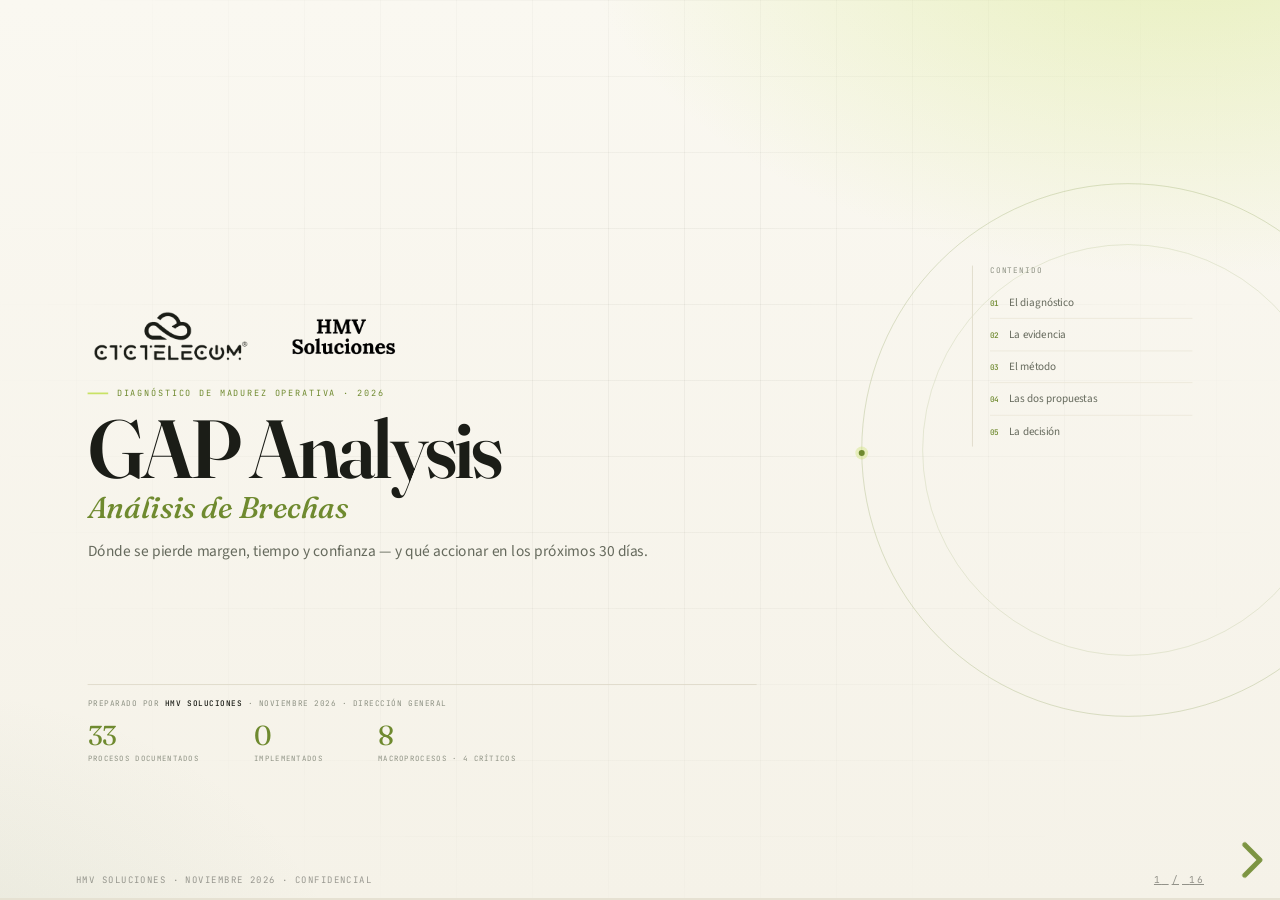
<file: index.html>
<!doctype html>
<html lang="es">
<head>
<meta charset="utf-8">
<meta name="viewport" content="width=device-width, initial-scale=1.0">
<title>GAP Analysis · Análisis de Brechas · CTC Telecom × HMV Soluciones</title>
<link rel="icon" href="assets/favicon.svg" type="image/svg+xml">
<link rel="preconnect" href="https://fonts.googleapis.com">
<link rel="preconnect" href="https://fonts.gstatic.com" crossorigin>
<link href="https://fonts.googleapis.com/css2?family=Fraunces:ital,opsz,wght@0,9..144,400;0,9..144,500;0,9..144,600;0,9..144,700;1,9..144,400;1,9..144,500;1,9..144,600&family=Source+Sans+3:wght@300;400;500;600;700&family=JetBrains+Mono:wght@400;500&display=swap" rel="stylesheet">
<link rel="stylesheet" href="vendor/reveal/reset.css">
<link rel="stylesheet" href="vendor/reveal/reveal.css">
<link rel="stylesheet" href="css/hmv.css">
</head>
<body>

<div class="ambient"></div>

<div class="deck-top">
  <img class="logo-ctc" src="assets/ctc-logo-ink.png" alt="CTC Telecom">
  <img class="logo-hmv" src="assets/logo.png" alt="HMV Soluciones">
</div>

<div class="deck-foot">HMV Soluciones · Noviembre 2026 · Confidencial</div>

<div class="reveal">
<div class="slides">

<!-- ============ 01 · PORTADA ============ -->

<!-- ============ 01 · PORTADA ============ -->
<section id="cover" class="cover">
  <div class="cover-orbit"></div>

  <div class="cover-index anim d3">
    <div class="ci-title">Contenido</div>
    <div class="ci-item"><b>01</b><span>El diagnóstico</span></div>
    <div class="ci-item"><b>02</b><span>La evidencia</span></div>
    <div class="ci-item"><b>03</b><span>El método</span></div>
    <div class="ci-item"><b>04</b><span>Las dos propuestas</span></div>
    <div class="ci-item"><b>05</b><span>La decisión</span></div>
  </div>

  <div class="brand anim">
    <img class="ctc" src="assets/ctc-logo-ink.png" alt="CTC Telecom">
    <span class="x">&nbsp;</span>
    <img class="hmv" src="assets/logo.png" alt="HMV Soluciones">
  </div>

  <div class="eyebrow anim d1">Diagnóstico de madurez operativa · 2026</div>

  <h1 class="anim d1">GAP Analysis</h1>
  <div class="sub anim d2">Análisis de Brechas</div>

  <p class="lead anim d2">Dónde se pierde margen, tiempo y confianza — y qué accionar en los próximos 30 días.</p>

  <div class="cover-bottom anim d4">
    <div class="cm">Preparado por <b>HMV Soluciones</b> · Noviembre 2026 · Dirección General</div>
    <div class="microstats">
      <div class="m"><div class="n">33</div><div class="l">procesos documentados</div></div>
      <div class="m"><div class="n">0</div><div class="l">implementados</div></div>
      <div class="m"><div class="n">8</div><div class="l">macroprocesos · 4 críticos</div></div>
    </div>
  </div>

  <aside class="notes">
    Abrir con una idea: el crecimiento de CTC no se detuvo; lo que no alcanzó fue la estructura.
    No venimos a vender software; venimos a ordenar la decisión. Los tres números del pie son el hilo de la presentación.
  </aside>
</section>

<!-- ============ 02 · RESUMEN EJECUTIVO ============ -->
<section id="resumen">
  <div class="eyebrow anim">01 · Resumen ejecutivo <span class="dim">/ la tesis</span></div>
  <h2 class="s-title anim d1">La operación creció.<br><em>El modelo operativo, no.</em></h2>
  <p class="s-sub anim d2">CTC compite a escala nacional e internacional. Pero la operación se sostiene con Excel, Drive, correo, memoria y en las personas: <strong>33 procesos documentados y 0 implementados</strong>.</p>

  <div class="split-60" style="margin-top:4px">
    <div class="stack-v">
      <div class="card anim d1">
        <h4>01 · Lo que ya no escala</h4>
        <p>Más operación. Lo que antes se resolvía con coordinación local ahora es un cuello de botella.</p>
      </div>
      <div class="card anim d2">
        <h4>02 · Lo que cuesta</h4>
        <p><strong>30 horas extras por persona</strong>, facturación manual, inventario sin control e información que llega tarde.</p>
      </div>
      <div class="card anim d3">
        <h4>03 · Lo que falta</h4>
        <p>Un modelo operativo: responsabilidades con rol, procesos aprobados, gobierno de TI e información confiable y precisa.</p>
      </div>
      <div class="card anim d4">
        <h4>04 · Lo que se juega</h4>
        <p>Margen, cumplimiento de niveles de servicio y capacidad de crecimiento sostenido y balanceado.</p>
      </div>
    </div>

    <div class="grid-2" style="gap:22px 18px; align-content:start">
      <div class="kpi anim d2"><div class="n">33</div><div class="l">procesos documentados</div><div class="s">Diseño To-Be, versión 0.1</div></div>
      <div class="kpi anim d3"><div class="n red">0</div><div class="l">implementados</div><div class="s">Ningún proceso firmado</div></div>
      <div class="kpi anim d3"><div class="n">30<small>h</small></div><div class="l">extras por persona</div><div class="s">Síntoma de sobrecarga</div></div>
      <div class="kpi anim d4"><div class="n">3</div><div class="l">almacenes</div><div class="s">MTY · GDL · CDMX</div></div>
    </div>
  </div>

  <div class="spacer"></div>
  <div class="divider"></div>
  <div style="display:flex; justify-content:space-between; align-items:center; gap:24px">
    <div class="mono lime">Resultado esperado</div>
    <div class="tiny" style="max-width:92ch; text-align:right">Reducir riesgo operativo · incrementar eficiencia · mejorar la experiencia del cliente · priorizar inversiones de alto impacto.</div>
  </div>

  <aside class="notes">
    Tres ideas: el crecimiento rompió el modelo de coordinación; el costo ya se paga en horas extras y reprocesos; lo que falta no es software, es modelo operativo.
    No entrar todavía en herramientas.
  </aside>
</section>

<!-- ============ 03 · DIAGNÓSTICO ============ -->
<section id="tesis">
  <div class="eyebrow anim">02 · El diagnóstico <span class="dim">/ una frase</span></div>

  <div class="split-55" style="margin-top:6px">
    <div class="anim d1">
      <p class="quote">“No es falta de demanda.<br><em>Es falta de un modelo operativo sostenible.</em>”</p>
      <div class="quote-src">Hallazgo HMV · 8 macroprocesos identificados, reunión de levantamiento y notas de campo</div>
    </div>

    <div class="stack-v">
      <div class="card anim d2">
        <h4>Volumen</h4>
        <p>El incremento de la demanda supera la capacidad de atención disponible, afectando la eficiencia operativa, generando retrasos.</p>
      </div>
      <div class="card anim d3">
        <h4>Complejidad</h4>
        <p>Operación en 3 países, incremento en las líneas de servicio, tres almacenes, gestión de flota, facturación manual y centro de operaciones 24/7.</p>
      </div>
      <div class="card anim d4">
        <h4>Dispersión</h4>
        <p>Excel, Drive, correo y WhatsApp. La información existe, pero no se puede consultar ni auditar.</p>
      </div>
    </div>
  </div>

  <div class="spacer"></div>
  <div class="note anim d5">El resultado: más retrabajo, más riesgo, menos margen. <strong>No es falta de presupuesto, talento ni tecnología.</strong></div>

  <div class="ice-ratio anim d5">
    <div class="ice-bar"><span style="width:10%"></span><span style="width:90%"></span></div>
    <div class="ice-labels"><span>10 % visible · síntomas</span><span>90 % estructural · causas</span></div>
  </div>

  <aside class="notes">
    Si el CEO se lleva una frase, que sea esta. Volumen, complejidad y dispersión explican por qué la operación se siente pesada aunque el negocio vaya bien.
    La banda 10/90 viene de la causa raíz: solo el 10 % del problema se ve; el 90 % es estructural.
  </aside>
</section>

<!-- ============ 04 · CADENA DE VALOR ============ -->
<section id="mapa">
  <div class="eyebrow anim">03 · Cadena de valor <span class="dim">/ eTOM</span></div>
  <h2 class="s-title anim d1">La cadena de valor de CTC, <em>proceso por proceso.</em></h2>
  <p class="s-sub anim d2">Alineada a <strong>eTOM</strong>, el modelo estándar de procesos para telecom. Los 33 procesos documentados ya embonan en estas seis etapas. Seis etapas de la cadena de valor; en el mapa eTOM, cada proceso vive en uno de ocho dominios.</p>

  <div class="vc-band anim d2">
    <div class="lbl">Dirección</div>
    <div class="chips">
      <span class="chip">Planeación estratégica</span>
      <span class="chip">Gobierno corporativo</span>
      <span class="chip">Gestión financiera</span>
      <span class="chip">Gobierno de TI</span>
    </div>
  </div>

  <div class="value-chain anim d3">
    <div class="vc-stage">
      <div class="vc-etom">Mercado y venta</div>
      <h3>Comercialización</h3>
      <div class="vc-proc">COM-001 · 002 · 003</div>
      <div class="vc-desc">Lead, oportunidad y propuesta.</div>
    </div>
    <div class="vc-stage">
      <div class="vc-etom">Producto y oferta</div>
      <h3>Diseño e ingeniería</h3>
      <div class="vc-proc">ING-001 · 002 · 003</div>
      <div class="vc-desc">Factibilidad, solución y capacidad.</div>
    </div>
    <div class="vc-stage">
      <div class="vc-etom">Cumplimiento</div>
      <h3>Aprovisionamiento</h3>
      <div class="vc-proc">ENT-001 · 002 · REC-001</div>
      <div class="vc-desc">Pedido, recursos y proveedores.</div>
    </div>
    <div class="vc-stage">
      <div class="vc-etom">Aseguramiento</div>
      <h3>Operación</h3>
      <div class="vc-proc">OPS-001 a 005</div>
      <div class="vc-desc">Ejecución, seguimiento y cambios.</div>
    </div>
    <div class="vc-stage">
      <div class="vc-etom">Cliente</div>
      <h3>Atención y soporte</h3>
      <div class="vc-proc">COM-004 · OPS-002</div>
      <div class="vc-desc">Incidentes, niveles de servicio y experiencia del cliente.</div>
    </div>
    <div class="vc-stage">
      <div class="vc-etom">Facturación</div>
      <h3>Facturación y cobranza</h3>
      <div class="vc-proc">FAC-001 · 002 · FIN-001 · 002</div>
      <div class="vc-desc">Alta, factura, cobro y conciliación.</div>
    </div>
  </div>

  <div class="vc-band anim d4">
    <div class="lbl">Apoyo</div>
    <div class="chips">
      <span class="chip">Recursos Humanos</span>
      <span class="chip">Compras</span>
      <span class="chip">Almacén</span>
      <span class="chip">Infraestructura</span>
      <span class="chip">Seguridad</span>
      <span class="chip">Jurídico</span>
      <span class="chip">Calidad</span>
      <span class="chip">Gestión documental</span>
    </div>
  </div>

  <div class="note anim d5" style="margin-top:10px"><strong>33 procesos documentados · 6 etapas · 0 aprobados.</strong></div>

  <aside class="notes">
    No perderse en la taxonomía. El mensaje: CTC ya sabe cuál es su cadena de valor y sus procesos embonan en eTOM; lo que no tiene es un modelo estructurado de ejecucion y gobernanza.
    El pase a pruebas (QA) se pausa a propósito: primero se aprueban procesos y datos.
    Los códigos corresponden a la lista de 33 procesos; la rejilla completa está en el anexo A.
  </aside>
</section>

<!-- ============ 05 · GAP ANALYSIS ============ -->
<section id="gap">
  <div class="eyebrow anim">04 · GAP Analysis <span class="dim">/ madurez · riesgo · prioridad</span></div>
  <h2 class="s-title anim d1">Ocho macroprocesos. <em>Cuatro prioridades críticas.</em></h2>
  <p class="s-sub anim d2">La madurez de CTC Telecom, es un proceso continuo.</p>
  <p class="s-sub anim d2"><strong>Nota:</strong> este análisis se basa en un primer levantamiento de necesidades, no en una evaluación completa ni definitiva; se ajustará en la medida que se recabe más información.</p>
  

  <table class="gap-table anim d2">
    <thead>
      <tr>
        <th style="width:21%">Macroproceso</th>
        <th style="width:13%">Madurez</th>
        <th style="width:11%">Riesgo</th>
        <th style="width:11%">Prioridad</th>
        <th>Evidencia</th>
      </tr>
    </thead>
    <tbody>
      <tr>
        <td class="name">Comercial</td>
        <td><span class="dots amber"><i class="on"></i><i class="on"></i><i></i><i></i><i></i></span> <span class="tiny">2/5</span></td>
        <td><span class="badge medium">Medio</span></td>
        <td><span class="badge high">Alta</span></td>
        <td class="ev">CRM no funcional; propuestas y seguimiento en Excel.</td>
      </tr>
      <tr class="high">
        <td class="name">Ingeniería</td>
        <td><span class="dots amber"><i class="on"></i><i class="on"></i><i></i><i></i><i></i></span> <span class="tiny">2/5</span></td>
        <td><span class="badge high">Alto</span></td>
        <td><span class="badge high">Alta</span></td>
        <td class="ev">Inventario de almacén en implementación; inventario de red y configuración pendientes.</td>
      </tr>
      <tr class="critical">
        <td class="name">Aprovisionamiento</td>
        <td><span class="dots red"><i class="on"></i><i></i><i></i><i></i><i></i></span> <span class="tiny">1/5</span></td>
        <td><span class="badge high">Alto</span></td>
        <td><span class="badge critical">Crítica</span></td>
        <td class="ev">Tres almacenes; salidas sin control; resurtido manual.</td>
      </tr>
      <tr>
        <td class="name">Operación</td>
        <td><span class="dots amber"><i class="on"></i><i class="on"></i><i></i><i></i><i></i></span> <span class="tiny">2/5</span></td>
        <td><span class="badge medium">Medio</span></td>
        <td><span class="badge high">Alta</span></td>
        <td class="ev">El centro de operaciones calcula topología e IPs a mano.</td>
      </tr>
      <tr class="critical">
        <td class="name">Atención a Clientes</td>
        <td><span class="dots red"><i class="on"></i><i></i><i></i><i></i><i></i></span> <span class="tiny">1/5</span></td>
        <td><span class="badge high">Alto</span></td>
        <td><span class="badge critical">Crítica</span></td>
        <td class="ev">Tickets en Drive; acuerdos de servicio sin dato.</td>
      </tr>
      <tr class="high">
        <td class="name">Facturación</td>
        <td><span class="dots amber"><i class="on"></i><i class="on"></i><i></i><i></i><i></i></span> <span class="tiny">2/5</span></td>
        <td><span class="badge high">Alto</span></td>
        <td><span class="badge high">Alta</span></td>
        <td class="ev">Facturas manuales; Aspel NOI; cobranza manual, conciliación manual.</td>
      </tr>
      <tr class="critical">
        <td class="name">Gobierno TI</td>
        <td><span class="dots red"><i class="on"></i><i></i><i></i><i></i><i></i></span> <span class="tiny">1/5</span></td>
        <td><span class="badge critical">Muy alto</span></td>
        <td><span class="badge critical">Crítica</span></td>
        <td class="ev">Procesos objetivo documentados, implantacion pendiente; función vacante.</td>
      </tr>
      <tr class="critical">
        <td class="name">Seguridad</td>
        <td><span class="dots red"><i class="on"></i><i></i><i></i><i></i><i></i></span> <span class="tiny">1/5</span></td>
        <td><span class="badge critical">Muy alto</span></td>
        <td><span class="badge critical">Crítica</span></td>
        <td class="ev">Sin protección de datos: todos acceden a todo; sin roles ni permisos.</td>
      </tr>
    </tbody>
  </table>

  <div class="gap-insights anim d3">
    <div class="gi"><b>Aprovisionamiento</b><span>Tres almacenes; salidas sin control; resurtido manual.</span></div>
    <div class="gi"><b>Atención a Clientes</b><span>Tickets en Drive; acuerdos de servicio sin dato.</span></div>
    <div class="gi"><b>Gobierno TI</b><span>Procesos objetivo documentados, sin implementar.</span></div>
    <div class="gi"><b>Seguridad</b><span>Sin roles, permisos ni protección de datos.</span></div>
  </div>

  <div style="display:flex; justify-content:space-between; gap:20px; align-items:center; margin-top:14px">
    <div class="tiny">Escala de madurez: 1 = incipiente · 5 = optimizado. Valoración HMV sobre evidencia documental.</div>
    <div class="tiny"><span class="lime">Crítica:</span> Aprovisionamiento · Atención · Gobierno TI · Seguridad.</div>
  </div>

  <aside class="notes">
    No leer toda la tabla. Señalar las cuatro críticas y su evidencia: almacenes, tickets, procesos objetivo sin implementar y accesos sin roles.
    Comercial e Ingeniería son “altas”: no se ignoran, pero no son la primera decisión.
  </aside>
</section>

<!-- ============ 06 · MADUREZ ============ -->
<section id="madurez">
  <div class="eyebrow anim">05 · Madurez <span class="dim">/ diseño vs. ejecución</span></div>
  <h2 class="s-title anim d1">El diseño existe. <em>La implementación estructurada, se debe iniciar a corto plazo.</em></h2>
  <p class="s-sub anim d2">33 procesos documentados, por implementar e innovar. Hay iniciativas en marcha, pero no un modelo de ejecución y gobernanza.</p>

  <div class="split-55" style="margin-top:8px">
    <div class="anim d2">
      <div class="num-big">33</div>
      <div class="mono" style="margin-top:4px">procesos documentados</div>
      <div class="pill red" style="margin-top:10px">Sin tiempo para implementar</div>

      <div style="margin-top:18px">
        <div class="mono tiny">Aprobación formal</div>
        <div class="read-bar"><span style="width:100%; background:#F6E4DE"></span><span style="width:0%; background:var(--terracotta)"></span></div>
        <div class="read-labels"><span>0 %</span><span>100 %</span></div>
      </div>

      <div style="margin-top:18px">
        <div class="mono tiny">Implementación formal</div>
        <div class="read-bar"><span style="width:100%; background:#F6E4DE"></span><span style="width:0%; background:var(--terracotta)"></span></div>
        <div class="read-labels"><span>0 %</span><span>100 %</span></div>
      </div>
    </div>

    <div class="gap-grid anim d3">
      <div class="gap-card"><b>0</b><span>Implementados</span><small>Sin operación formal</small></div>
      <div class="gap-card"><b>0</b><span>Flujos modelados</span><small>Sin diagrama</small></div>
      <div class="gap-card"><b>0</b><span>Modelo de datos</span><small>Sin entidades ni claves</small></div>
      <div class="gap-card"><b>0</b><span>Interfaces</span><small>Sin contrato de integración</small></div>
      <div class="gap-card"><b>0</b><span>Línea base</span><small>Sin diagnóstico actual</small></div>
      <div class="gap-card"><b>0</b><span>Titular de gobierno TI</span><small>Función vacante</small></div>
    </div>
  </div>

  <div class="mono lime anim d4" style="margin-top:16px">Lo que ya existe</div>
  <div class="strengths anim d4">
    <div class="st"><b class="txt">Ingresos altos</b><span>operación rentable</span></div>
    <div class="st"><b class="txt">Inversión</b><span>en mejora continua</span></div>
    <div class="st"><b></b><span>iniciativas activas</span></div>
    <div class="st"><b class="txt">Red propia</b><span>cobertura y clientes</span></div>
  </div>

  <div class="note anim d5" style="margin-top:10px">Iniciativas activas: inventario de almacén en implementación y tablero de control. <strong>Hay avance, pero no sistema.</strong> Sin procesos aprobados, el conocimiento vive en las personas: se va una persona, se va el proceso. Y el costo — horas extras, fuga de ingreso, retrabajo — no está en el presupuesto, pero se paga todos los meses.</div>

  <aside class="notes">
    Este es el argumento más fuerte contra comprar ya: hay diseño y hay iniciativas, pero no aprobación ni implementación formal.
    Sin modelo de datos e interfaces, cualquier herramienta se configura sobre supuestos.
    Sin proceso aprobado, el conocimiento vive en las personas: si se va una persona, se va el proceso.
  </aside>
</section>

<!-- ============ 07 · DECISIÓN TECNOLÓGICA ============ -->
<section id="arquitectura">
  <div class="eyebrow anim">06 · Decisión tecnológica <span class="dim">/ proceso primero</span></div>
  <h2 class="s-title anim d1">La herramienta <em>no arregla el proceso.</em></h2>
  <p class="s-sub anim d2">Una herramienta comprada antes de rediseñar el proceso termina igual que las que ya no se usan: costó, no se adoptó y no cambió el resultado.</p>

  <div class="split-55" style="margin-top:8px">
    <div class="stack-v anim d2">
      <div class="card anim d3">
        <h4>La regla</h4>
        <p><strong>Proceso primero, dato después, herramienta al final.</strong> La tecnología correcta no compensa un proceso que nadie decidió.</p>
      </div>
      <div class="card anim d4">
        <h4>Implementación apresurada</h4>
        <p>Mismo destino que las herramientas que ya no se usan. <strong>Sin proceso, la herramienta solo digitaliza el desorden.</strong></p>
      </div>
    </div>
    <div class="arch anim d5">
      <div class="layer erp">
        <div class="k">ERP</div>
        <div class="v">El sistema administrativo de la empresa.<small>Facturación, compras, contabilidad y almacén en un solo lugar. Registra lo que se decidió; no decide cómo se trabaja.</small></div>
      </div>
      <div class="layer oss">
        <div class="k">OSS</div>
        <div class="v">Los sistemas que gobiernan la red.<small>Inventario de fibra y equipos, configuración y monitoreo. Sin inventario de red, el OSS no tiene qué gobernar.</small></div>
      </div>
    </div>
  </div>

  <div class="note anim d5" style="margin-top:12px"><strong>Regla de oro:</strong> si la herramienta no cambia una decisión, un costo o un tiempo, no es transformación: es un gasto.</div>

  <div class="note anim d5" style="margin-top:10px">La mayoría de estos dolores no se resuelve comprando un ERP: se resuelve con datos, procesos y gobierno. El ERP solo hace visible la mejora.</div>

  <aside class="notes">
    Aquí se responde “¿qué compramos?” sin nombrar una marca: primero se define el proceso y el dato; después la capa tecnológica.
    ERP y OSS van en palabras llanas en la diapositiva: el ERP es el sistema administrativo; el OSS, los sistemas que gobiernan la red.
  </aside>
</section>

<!-- ============ 08 · LOS 6 MARCOS ============ -->
<section id="marcos">
  <div class="eyebrow anim">07 · Los 6 marcos <span class="dim">/ qué hace cada uno</span></div>
  <h2 class="s-title anim d1">Seis marcos. <em>Un solo método.</em></h2>
  <p class="s-sub anim d2">Cada marco dice qué hace y qué produce. El detalle se comparte en un tablero.</p>

  <div class="grid-3" style="margin-top:8px">
    <div class="card anim d1">
      <h4>eTOM</h4>
      <p> (Enhanced Telecom Operations Map, o Mapa Mejorado de Operaciones de Telecomunicaciones): qué procesos existen y dónde vive cada uno.</p>
      <div class="note" style="margin-top:8px">Ningún proceso sin dueño ni lugar. <b>Produce:</b> procesos alineados.</div>
    </div>
    <div class="card anim d2">
      <h4>TOGAF 10</h4>
      <p>The Open Group Architecture Framework (Marco de Arquitectura de Open Group), un esquema de trabajo estandarizado para desarrollar, gestionar y mantener la arquitectura empresarial.</p>
      <div class="note" style="margin-top:8px">Cada peso en tecnología tiene un plano antes de gastarse. <b>Produce:</b> arquitectura objetivo + plan de migración.</div>
    </div>
    <div class="card anim d3">
      <h4>Scrum@Scale</h4>
      <p>La cadencia de coordinación: reunión diaria de 15 min (SoS) y comité quincenal (EAT).</p>
      <div class="note" style="margin-top:8px">Para el CEO: los 32 saben cada día qué está atorado y quién decide. <b>Produce:</b> decisiones semanales, no mensuales.</div>
    </div>
    <div class="card anim d1">
      <h4>Kanban</h4>
      <p>El trabajo visible en un tablero, si hay impedimentos hay un mecanismo para resolverlos.</p>
      <div class="note" style="margin-top:8px">Para el CEO: ver el flujo sin pedir reportes. <b>Produce:</b> lead time y throughput medidos.</div>
    </div>
    <div class="card anim d2">
      <h4>ITIL</h4>
      <p>La operación del servicio con disciplina: incidentes, problemas, cambios y mejora continua.</p>
      <div class="note" style="margin-top:8px">Gestión de incidentes efectiva y con trazabilidad.</div>
    </div>
    <div class="card anim d3">
      <h4>ISO/IEC 42001</h4>
      <p>Las reglas para usar IA con control: riesgos, controles y supervisión humana.</p>
      <div class="note" style="margin-top:8px">La IA ayuda sin poner en riesgo datos ni clientes. <b>Piloto de IA con revisión humana.</b></div>
    </div/>
  </div>

  <aside class="notes">
    Seis marcos, un solo método. Si el CEO pregunta por qué tantos: cada uno responde una pregunta distinta — qué procesos hay, hacia dónde va la arquitectura, cómo se coordina el trabajo, cómo se ve, cómo se opera el servicio y cómo se usa la IA con control.
    Otros marcos de referencia quedan en el tablero Excalidraw, no en el deck.
  </aside>
</section>

<!-- ============ 09 · SOLUCIÓN HÍBRIDA ============ -->
<section id="hibrida">
  <div class="eyebrow anim">08 · Solución híbrida <span class="dim">/ la oferta tecnológica*</span></div>
  <h2 class="s-title anim d1">*Resultados en 30 días. <em>Escala real en 12 meses.</em></h2>
  <p class="s-sub anim d2">No apostamos a una sola herramienta. Combinamos acción inmediata, inteligencia artificial, software a medida e integraciones para atacar lo crítico sin frenar la operación.</p>

  <div class="pillars anim d3">
    <div class="pillar">
      <div class="tag">Acción inmediata</div>
      <div class="n">01</div>
      <h3>Kanban</h3>
      <p>Tickets, proyectos y acuerdos de servicio en semanas, no en meses.</p>
      <div class="impact">Primer resultado en 30 días</div>
    </div>
    <div class="pillar">
      <div class="tag">Procesos críticos</div>
      <div class="n">02</div>
      <h3>Agentes de IA</h3>
      <p>Clasificación, atención, resúmenes y decisiones asistidas con control humano.</p>
      <div class="impact">Menos tiempo operativo</div>
    </div>
    <div class="pillar">
      <div class="tag">Procesos normalizados</div>
      <div class="n">03</div>
      <h3>Software</h3>
      <p>Donde el producto no encaja: red, inventario y flujos específicos.</p>
      <div class="impact">Diferenciación real</div>
    </div>
    <div class="pillar">
      <div class="tag">Todo conectado</div>
      <div class="n">04</div>
      <h3>Integraciones</h3>
      <p>Software, Operaciones, red y datos hablando el mismo idioma.</p>
      <div class="impact">Una sola fuente centralizada deverdad</div>
    </div>
  </div>

  <div class="hybrid-band anim d4">
    <div class="hybrid-step"><span>30 días</span><b>Flujo visible</b><em>Kanban en los 2 procesos críticos.</em></div>
    <div class="hybrid-step"><span>60 días</span><b>Piloto de IA operando</b><em>IA clasificación con revisión humana.</em></div>
    <div class="hybrid-step"><span>12 meses</span><b>Escala por olas</b><em>Software a medida e integraciones donde aportan valor.</em></div>
  </div>

  <div class="note anim d5" style="margin-top:12px"><strong>Una secuencia.</strong> La tecnología correcta, en el proceso correcto, en el orden correcto.</div>

  <aside class="notes">
    Esta es la oferta tecnológica de HMV: híbrida y por capas. Jira para acción inmediata y visible; IA en procesos críticos; software a medida en procesos normalizados; APIs para conectar todo.
    No se trata de reemplazar todo: se trata de atacar primero lo que más duele y escalar con evidencia.
  </aside>
</section>

<!-- ============ 10 · PROPUESTA 1: 8 SEMANAS ============ -->
<section id="propuesta-1">
  <div class="eyebrow anim">09 · Propuesta 1 <span class="dim">/ 8 semanas, con compuertas</span></div>
  <h2 class="s-title anim d1">Propuesta 1: ocho semanas. <em>Cinco fases, cinco salidas.</em></h2>
  <p class="s-sub anim d2">Cada fase cierra con una salida verificable; si no se cumple, no se avanza. Es el arranque: la Propuesta 2 se decide en el corte de la semana 8.</p>

  <div class="phases anim d2" style="margin-top:10px; grid-template-columns:repeat(5,1fr)">
    <div class="phase anim d1">
      <div class="ph">Fase 0</div>
      <h3>Gobernanza mínima</h3>
      <ul class="mini" style="margin-top:4px">
        <li>Matriz de decisión</li>
        <li>Datos en 3 niveles</li>
        <li>Plan de gobernanza</li>
      </ul>
      <div class="dur">Semana 0 · 3–5 días</div>
    </div>
    <div class="phase anim d2">
      <div class="ph">Fase 1</div>
      <h3>Diagnóstico</h3>
      <ul class="mini" style="margin-top:4px">
        <li>Cuestionario, 32 personas</li>
        <li>VSM de operación</li>
        <li>Datos del piloto limpios</li>
      </ul>
      <div class="dur">Semanas 1–2</div>
    </div>
    <div class="phase anim d3">
      <div class="ph">Fase 2</div>
      <h3>Flujo visible</h3>
      <ul class="mini" style="margin-top:4px">
        <li>Kanban en 2 procesos</li>
        <li>Prácticas agiles</li>
        <li>Límites de WIP</li>
      </ul>
      <div class="dur">Semanas 3–4</div>
    </div>
    <div class="phase anim d4">
      <div class="ph">Fase 3</div>
      <h3>Ritmo y coordinación</h3>
      <ul class="mini" style="margin-top:4px">
        <li>SoS diario (15 min)</li>
        <li>EAT Semanal</li>
        <li>Portal de procesos iniciado</li>
      </ul>
      <div class="dur">Semanas 5–6</div>
    </div>
    <div class="phase anim d5">
      <div class="ph">Fase 4</div>
      <h3>Medición y piloto IA</h3>
      <ul class="mini" style="margin-top:4px">
        <li>Primeras métricas KPIs</li>
        <li>Túnel de trabajo</li>
        <li>Piloto IA: triaje</li>
      </ul>
      <div class="dur">Semanas 7–8</div>
    </div>
  </div>

  <div class="phase-gates anim d5" style="grid-template-columns:repeat(5,1fr)">
    <div><span>Salida 0</span><b>Plan aprobado y dueño nombrado</b></div>
    <div><span>Salida 1</span><b>Diagnóstico con hallazgos priorizados</b></div>
    <div><span>Salida 2</span><b>≥70 % del trabajo con Kanban</b></div>
    <div><span>Salida 3</span><b>SoS y EAT con cadencia</b></div>
    <div><span>Salida 4</span><b>Línea base + piloto IA operando</b></div>
  </div>

  
  <aside class="notes">
    El orden no es negociable: primero se decide y se gobierna; después se diagnostica; luego el flujo se hace visible; después la cadencia; al final se mide y se pilota la IA.
    Ocho semanas con compuertas: cada fase cierra con una salida verificable; si una salida no se cumple, no se avanza. No hay atajos: el “quick win” sin proceso es otro parche.
    Los términos se definen en la diapositiva, en palabras llanas. En el corte de la semana 8 se decide la Propuesta 2.
  </aside>
</section>

<!-- ============ 11 · PROPUESTA 2: 12 MESES ============ -->
<section id="propuesta-2">
  <div class="eyebrow anim">10 · Propuesta 2 <span class="dim">/ 12 meses, el camino completo</span></div>
  <h2 class="s-title anim d1">Propuesta 2: doce meses. <em>El modelo operativo completo.</em></h2>
  <p class="s-sub anim d2">La Propuesta 1 es el arranque; esta es la implementación completa: los 33 procesos definidos a Nivel 3 de detalle, con transferencia al equipo interno de CTC.</p>

  <div class="prio anim d3" style="margin-top:8px">
    <div class="prio-col">
      <div class="h">Mes 1–4</div>
      <h3>Cimentar</h3>
      <ul>
        <li>Equipo de 32 organizado: dueños de proceso nombrados según RACI y capacitados</li>
        <li>eTOM Nivel 3 en 6 procesos (Arquitectura empresarial)</li>
        <li>ITIL: incidentes y solicitudes, con catálogo de servicios (Operación)</li>
        <li>IA: inventario de usos y riesgos evaluados (Servicios)</li>
      </ul>
      <div class="out">Salida: 6 procesos en Kanban con SLA medidos</div>
    </div>
    <div class="prio-col mid">
      <div class="h">Mes 5–8</div>
      <h3>Escalar</h3>
      <ul>
        <li>eTOM Nivel 3 en los 33 procesos (Arquitectura empresarial)</li>
        <li>Kanban en todos los procesos, con límites de trabajo en curso (Operación)</li>
        <li>ITIL: problemas, cambios y niveles de servicio operando (Operación)</li>
        <li>IA: controles del Anexo A y segundo piloto (Servicios)</li>
      </ul>
      <div class="out">Salida: 33 procesos con Nivel 3 y métricas de flujo</div>
    </div>
    <div class="prio-col long">
      <div class="h">Mes 9–12</div>
      <h3>Sostener y transferir</h3>
      <ul>
        <li>Mapa y catálogo vivos en el Portal de procesos (Arquitectura empresarial)</li>
        <li>SoS y EAT con presidencia interna (Operación)</li>
        <li>IA: auditoría interna y triaje en producción plena (Servicios)</li>
        <li>ERP: decisión en mes 10–12 (Arquitectura empresarial + Servicios)</li>
      </ul>
      <div class="out">Salida: el equipo interno de CTC opera sin HMV Soluciones</div>
    </div>
  </div>

  <div class="note anim d4" style="margin-top:14px">HMV cubre tres frentes: arquitectura empresarial, operación y servicios. Equipo interno de CTC: 32 personas.</div>

  <div class="anim d5" style="margin-top:10px; border:1px dashed var(--line); border-radius:3px; padding:10px 14px; font-size:13.5px; color:var(--muted)">Mes 13–18 (opcional): implantación del ERP sobre lo ya normado — fuera del compromiso de 12 meses.</div>

  <div class="note anim d5" style="margin-top:10px"><strong>Transferimos capacidad, no creamos dependencia.</strong></div>

  <aside class="notes">
    La Propuesta 2 es el camino completo; se decide en el corte de la semana 8, con la evidencia de la Propuesta 1 en mano.
    Nivel 3: cada proceso documentado a nivel de detalle operativo, con dueño y métricas.
    El ERP no se implanta dentro de los 12 meses: en mes 10–12 solo se decide, y su implantación queda como extensión opcional (mes 13–18) sobre lo ya normado.
    El detalle por proceso y por marco vive en el tablero Excalidraw (Vista 10).
  </aside>
</section>

<!-- ============ 12 · POR QUÉ HMV ============ -->
<!-- ============ 12 · POR QUÉ HMV ============ -->
<section id="por-que-hmv">
  <div class="eyebrow anim">11 · Por qué HMV <span class="dim">/ un solo equipo</span></div>
  <h2 class="s-title anim d1">Ejecutamos. <em>No solo diagnosticamos.</em></h2>
  <p class="s-sub anim d2">Un solo equipo, un solo plan, un solo responsable: CTC no orquesta proveedores. La diferencia entre un informe y un modelo operativo es quién se queda a implementarlo.</p>

  <div class="grid-4" style="margin-top:8px">
    <div class="card anim d1">
      <h4>Ejecutamos y asesoramos</h4>
      <p>No entregamos un informe y nos retiramos. El equipo de HMV implementa, capacita y acompaña.</p>
    </div>
    <div class="card anim d2">
      <h4>Un solo equipo</h4>
      <p>Procesos, personas, datos y gobierno en un solo motor. Estructura, automatización, portales e IA trabajando en un ecosistema, no como piezas sueltas.</p>
    </div>
    <div class="card anim d3">
      <h4>IA con gobernanza</h4>
      <p>Gobernanza para que la IA sea posible y segura.</p>
    </div>
    <div class="card anim d4">
      <h4>Transferencia de capacidad</h4>
      <p>Cuando <strong>HMV Soluciones</strong> se retira, CTC Telecom opera por sí mismo. CTC ya tiene procesos y gobierno y decide que tecnologías implementar.</p>
    </div>
  </div>

  <div class="spacer"></div>
  <div class="note anim d5" style="margin-top:12px">
    <strong>El éxito del proyecto se mide cuando CTC Telecom ya no nos necesita.</strong></div>

  <aside class="notes">
    Cuatro frases, sin adornos. Si el CEO pregunta por qué HMV y no otra consultora, la respuesta es esta diapositiva: implementamos, no solo diagnosticamos, y el objetivo es que no nos necesiten.
    Y si pregunta por qué un solo socio y no varios especialistas: coordinar proveedores cuesta tiempo, dinero y riesgo, y nadie se hace responsable del resultado completo. HMV orquesta todo con un solo equipo y un solo responsable.
  </aside>
</section>

<!-- ============ 13 · EQUIPO Y SUPUESTOS ============ -->
<section id="equipo">
  <div class="eyebrow anim">12 · Equipo y supuestos <span class="dim">/ quién hace qué y qué se necesita</span></div>
  <h2 class="s-title anim d1">HMV Soluciones, y lo que <em>CTC pone.</em></h2>
  <p class="s-sub anim d2">HMV cubre: arquitectura empresarial, operación y servicios. Del lado CTC; 1 o 2 roles dedicados.</p>

  <div class="split-55" style="margin-top:6px">
    <div class="anim d2">
      <table class="gap-table">
        <thead>
          <tr>
            <th style="width:34%">Frente HMV</th>
            <th>Responsabilidad</th>
          </tr>
        </thead>
        <tbody>
          <tr>
            <td class="name">Arquitectura empresarial</td>
            <td class="ev">Procesos y arquitectura: eTOM, TOGAF.</td>
          </tr>
          <tr>
            <td class="name">Operación</td>
            <td class="ev">ScrumScale, Kanban, ITIL</td>
          </tr>
          <tr>
            <td class="name">Servicios</td>
            <td class="ev">Política de IA y gobernanza de datos.</td>
          </tr>
        </tbody>
      </table>
    </div>

    <div class="stack-v anim d3">
      <div class="card">
        <h4>Supuestos</h4>
        <ul class="mini">
          <li>CTC proporciona acceso a los Excel y a las personas clave.</li>
          <li>El CEO asiste al EAT o delega con autoridad de decisión.</li>
          <li>Kanban es viable tras la clasificación de datos de la Fase 0.</li>
          <li>CTC comparte su estructura organizacional (para nombrar dueños de proceso y mapear responsabilidades).</li>
          <li>HMV Soluciones, sugiere herramientas.</li>
          <li>CTC comparte tiempo de las personas clave para la implementación de los diferentes frameworks</li>
          <li>CTC provee un responble o responsables internos</li>
        </ul>
      </div>
      <div class="card">
        <h4>Exclusiones</h4>
        <ul class="mini">
          <li>Licencias de software o servicios (por separado).</li>
          <li>Automatizaciones fuera del piloto de IA.</li>
          <li>Software desarrollado a medida (fuera del plan de implementación).</li>
          <li>CTC decide el proveedor tecnológico, no es forzoso elegir a HMV.</li>
        </ul>
      </div>
    </div>
  </div>

  <aside class="notes">
    Decir en voz alta la línea de los dos roles dedicados: es la condición más incómoda y la más importante.
    Si CTC no las asigna, el proyecto no se vende como “8 semanas y listo”: se pausa o se recorta el alcance, y eso se dice ahora, no en el mes 3.
  </aside>
</section>


<!-- ============ 15 · CIERRE ============ -->
<section id="cierre">
  <div class="eyebrow anim">Cierre</div>

  <p class="quote anim d1" style="font-size:50px; max-width:27ch">El siguiente paso no es comprar más software. <em>Es construir el modelo operativo de CTC.</em></p>

  <p class="body anim d3" style="max-width:72ch; font-size:17.5px">Procesos, datos y gobierno primero. Tecnología después. Resultados en 30 días, escala en 12 meses.</p>

  <div class="note anim d4" style="margin-top:18px">Todo queda en el <strong>Portal de procesos</strong>: el mapa vivo donde vive la operación de CTC.</div>

  <div class="closing anim d4">
    <div class="closing-cta">
      <div class="mono lime">Siguiente paso</div>
      <h3>Piloto de Automatizaciones y IA a corto plazo, enfocados en donde se genera valor</h3>
      <p>Flujo visible en 30 días.</p>
    </div>
    <div class="closing-contact">
    </div>
  </div>

  <div class="closing-logos anim d5">
    <img class="ctc" src="assets/ctc-logo-ink.png" alt="CTC Telecom">
    <span class="x">&nbsp;</span>
    <img class="hmv" src="assets/logo.png" alt="HMV Soluciones">
  </div>

  <aside class="notes">
    Cerrar con la frase y el siguiente paso. No agregar más datos: la decisión ya está planteada.
    La fecha de arranque se decide hoy; no es un hecho.
  </aside>
</section>

<!-- ============ ANEXO A · PROCESOS EN eTOM ============ -->
<section id="etom">
  <div class="eyebrow anim">Anexo A · Procesos en eTOM <span class="dim">/ dónde embona cada uno</span></div>
  <h2 class="s-title anim d1">33 procesos. <em>Un solo mapa.</em></h2>
  <p class="s-sub anim d2">Cada proceso documentado tiene un dominio principal en eTOM (Enhanced Telecom Operations Map). Los 5 mapas de referencia (MOP-001 a 005) complementan el modelo: 33 procesos.</p>

  <div class="etom-grid anim d3">
    <div class="etom-col">
      <div class="etom-block">
        <h4>Mercado y venta <span>· Market/Sell</span></h4>
        <div class="etom-item"><b>COM-001</b><span>Gestión de oportunidades</span></div>
        <div class="etom-item"><b>COM-002</b><span>Cuentas corporativas y renovaciones</span></div>
        <div class="etom-item"><b>COM-005</b><span>Propuestas y negociación</span></div>
      </div>
      <div class="etom-block">
        <h4>Producto y oferta <span>· Product/Offer</span></h4>
        <div class="etom-item"><b>PRD-001</b><span>Catálogo y ciclo de vida</span></div>
        <div class="etom-item"><b>PRD-002</b><span>Costeo, precios y margen</span></div>
      </div>
      <div class="etom-block">
        <h4>Cumplimiento <span>· Fulfillment</span></h4>
        <div class="etom-item"><b>COM-003</b><span>Contratación y pedidos</span></div>
        <div class="etom-item"><b>ENT-001</b><span>Pedido a activación</span></div>
        <div class="etom-item"><b>ENT-002</b><span>Proyectos y aceptación</span></div>
        <div class="etom-item"><b>ING-001</b><span>Factibilidad y diseño</span></div>
        <div class="etom-item"><b>ING-003</b><span>Inventario lógico de red</span></div>
      </div>
      <div class="etom-block">
        <h4>Aseguramiento <span>· Assurance</span></h4>
        <div class="etom-item"><b>OPS-001</b><span>Incidentes y escalaciones</span></div>
        <div class="etom-item"><b>OPS-002</b><span>Cambios y configuración</span></div>
        <div class="etom-item"><b>OPS-003</b><span>Problemas y causa raíz</span></div>
        <div class="etom-item"><b>OPS-004</b><span>Acuerdos de servicio y continuidad</span></div>
        <div class="etom-item"><b>OPS-005</b><span>Monitoreo y alarmas</span></div>
        <div class="etom-item"><b>ING-002</b><span>Capacidad y expansión</span></div>
      </div>
    </div>

    <div class="etom-col">
      <div class="etom-block">
        <h4>Facturación <span>· Billing</span></h4>
        <div class="etom-item"><b>FAC-001</b><span>Facturación recurrente</span></div>
        <div class="etom-item"><b>FAC-002</b><span>Cobranza y cartera</span></div>
        <div class="etom-item"><b>FIN-001</b><span>Tesorería y pagos</span></div>
        <div class="etom-item"><b>FIN-002</b><span>Contabilidad y cierre</span></div>
      </div>
      <div class="etom-block">
        <h4>Cliente <span>· Customer</span></h4>
        <div class="etom-item"><b>COM-004</b><span>Atención y experiencia</span></div>
      </div>
      <div class="etom-block">
        <h4>Empresa <span>· Enterprise</span></h4>
        <div class="etom-item"><b>GOV-001</b><span>Gobierno y facultades</span></div>
        <div class="etom-item"><b>GOV-002</b><span>Calidad y auditoría</span></div>
        <div class="etom-item"><b>GOV-003</b><span>Riesgos y continuidad</span></div>
        <div class="etom-item"><b>GOV-004</b><span>Planeación y presupuesto</span></div>
        <div class="etom-item"><b>SIS-001</b><span>Gobierno de sistemas</span></div>
        <div class="etom-item"><b>SIS-002</b><span>Seguridad y accesos</span></div>
        <div class="etom-item"><b>SIS-003</b><span>Aplicaciones e integraciones</span></div>
        <div class="etom-item"><b>RH-001</b><span>Capital humano</span></div>
        <div class="etom-item"><b>JUR-001</b><span>Contratos y regulación</span></div>
        <div class="etom-item"><b>JUR-002</b><span>Protección de datos</span></div>
      </div>
      <div class="etom-block">
        <h4>Proveedores <span>· Supplier/Partner</span></h4>
        <div class="etom-item"><b>REC-001</b><span>Compras y aprovisionamiento</span></div>
        <div class="etom-item"><b>REC-002</b><span>Almacenes y activos</span></div>
      </div>
    </div>
  </div>

  <div class="note anim d4" style="margin-top:10px">El dominio es el principal; algunos procesos apoyan más de uno.</div>

  <aside class="notes">
    Este listado responde “¿dónde embona cada proceso?”. Los 33 procesos documentados se agrupan en ocho dominios principales de eTOM; los 5 mapas de referencia complementan el modelo.
    No es una taxonomía perfecta: algunos procesos apoyan más de un dominio. Lo importante es que ya hay un lugar para cada uno.
    Anexo: el detalle de los 33 procesos. El mapa vivo está en el tablero Excalidraw y en el Portal de procesos.
  </aside>
</section>


<!-- ============ ANEXO B · LO QUE APORTA HMV ============ -->
<section id="hmv-aporta">
  <div class="eyebrow anim">Anexo B · Capacidades HMV Soluciones</div>

  <figure class="hmv-map anim d2">
    <img src="assets/hmv-capacidades.jpeg" alt="Capacidades de HMV Soluciones: tecnología e innovación, arquitectura e ingeniería, metodologías ágiles, gestión y aseguramiento, gobernanza, negocio y procesos.">
  </figure>

  <div class="note anim d3" style="text-align:center">Capacidades de transformación digital, ingeniería y gobernanza.</div>

  <aside class="notes">
    Esta es la respuesta a “¿qué hace HMV?”: no solo diagnostica; también rediseña, especifica, selecciona e implanta.
    Destacar 05, 06 y 08: IA, integraciones y acompañamiento son lo que evita que el proyecto se quede en un PowerPoint.
    Anexo: el mapa de capacidades de HMV.
  </aside>
</section>


</div>
</div>

<script src="vendor/reveal/reveal.js"></script>
<script src="vendor/reveal/notes.js"></script>
<script>
  // Reorganiza cada diapositiva en cabecera fija + cuerpo centrado.
  // Se hace antes de inicializar Reveal para no alterar su navegación.
  (function () {
    document.querySelectorAll('.reveal .slides > section').forEach(function (sec) {
      if (sec.id === 'cover') return;
      var head = document.createElement('div');
      head.className = 'slide-head';
      var body = document.createElement('div');
      body.className = 'slide-body';
      var kids = Array.prototype.slice.call(sec.children);
      var i = 0;
      if (kids[i] && kids[i].classList.contains('eyebrow')) head.appendChild(kids[i++]);
      if (kids[i] && kids[i].classList.contains('s-title')) head.appendChild(kids[i++]);
      if (kids[i] && kids[i].classList.contains('s-sub')) head.appendChild(kids[i++]);
      for (; i < kids.length; i++) {
        var k = kids[i];
        if (k.classList.contains('notes') || k.classList.contains('spacer')) continue;
        body.appendChild(k);
      }
      if (head.querySelector('.s-sub')) body.classList.add('has-sub');
      sec.insertBefore(body, sec.firstChild);
      sec.insertBefore(head, body);
    });
  })();

  Reveal.initialize({
    width: 1440,
    height: 810,
    margin: 0.035,
    minScale: 0.2,
    maxScale: 2.0,
    controls: true,
    progress: true,
    slideNumber: 'c/t',
    hash: true,
    history: true,
    center: false,
    transition: 'fade',
    transitionSpeed: 'fast',
    backgroundTransition: 'fade',
    plugins: [ RevealNotes ]
  });

  const setCover = () => {
    const i = Reveal.getIndices();
    document.body.classList.toggle('is-cover', i.h === 0);
  };
  Reveal.on('ready', setCover);
  Reveal.on('slidechanged', setCover);
</script>
</body>
</html>
</file>
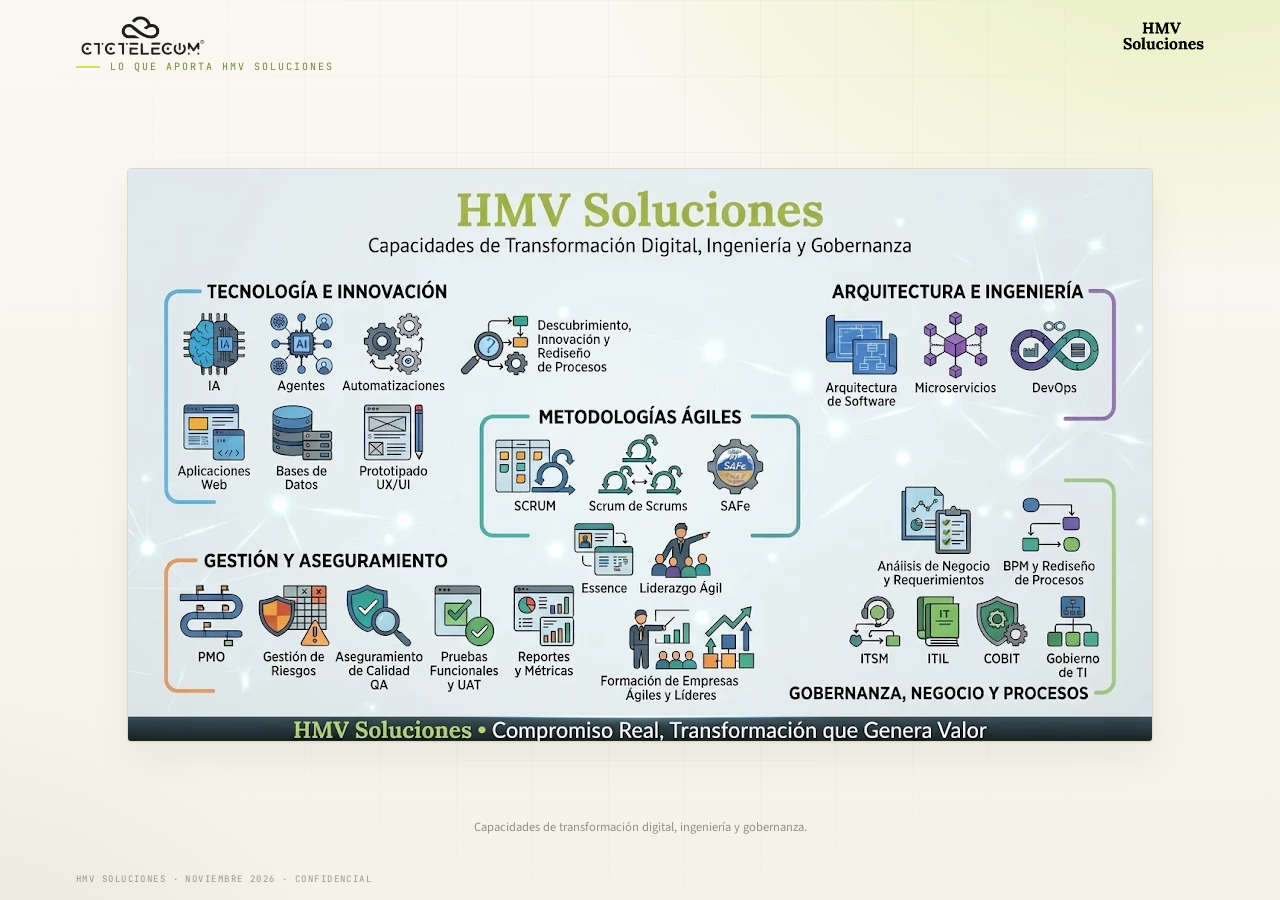
<file: soluciones.html>
<!doctype html>
<html lang="es">
<head>
<meta charset="utf-8">
<meta name="viewport" content="width=device-width, initial-scale=1.0">
<title>HMV Soluciones · Capacidades de Transformación Digital, Ingeniería y Gobernanza</title>
<link rel="icon" href="assets/favicon.svg" type="image/svg+xml">
<link rel="preconnect" href="https://fonts.googleapis.com">
<link rel="preconnect" href="https://fonts.gstatic.com" crossorigin>
<link href="https://fonts.googleapis.com/css2?family=Fraunces:ital,opsz,wght@0,9..144,400;0,9..144,500;0,9..144,600;0,9..144,700;1,9..144,400;1,9..144,500;1,9..144,600&family=Source+Sans+3:wght@300;400;500;600;700&family=JetBrains+Mono:wght@400;500&display=swap" rel="stylesheet">
<link rel="stylesheet" href="vendor/reveal/reset.css">
<link rel="stylesheet" href="css/hmv.css">
</head>
<body>

<div class="ambient"></div>

<div class="deck-top">
  <img class="logo-ctc" src="assets/ctc-logo-ink.png" alt="CTC Telecom">
  <img class="logo-hmv" src="assets/logo.png" alt="HMV Soluciones">
</div>

<div class="deck-foot">HMV Soluciones · Noviembre 2026 · Confidencial</div>

<main class="solo">
  <div class="eyebrow">Lo que aporta HMV Soluciones</div>

  <figure class="hmv-map">
    <img src="assets/hmv-capacidades.png" alt="Capacidades de HMV Soluciones: tecnología e innovación, arquitectura e ingeniería, metodologías ágiles, gestión y aseguramiento, gobernanza, negocio y procesos.">
  </figure>

  <div class="note" style="text-align:center">Capacidades de transformación digital, ingeniería y gobernanza.</div>
</main>

</body>
</html>
</file>
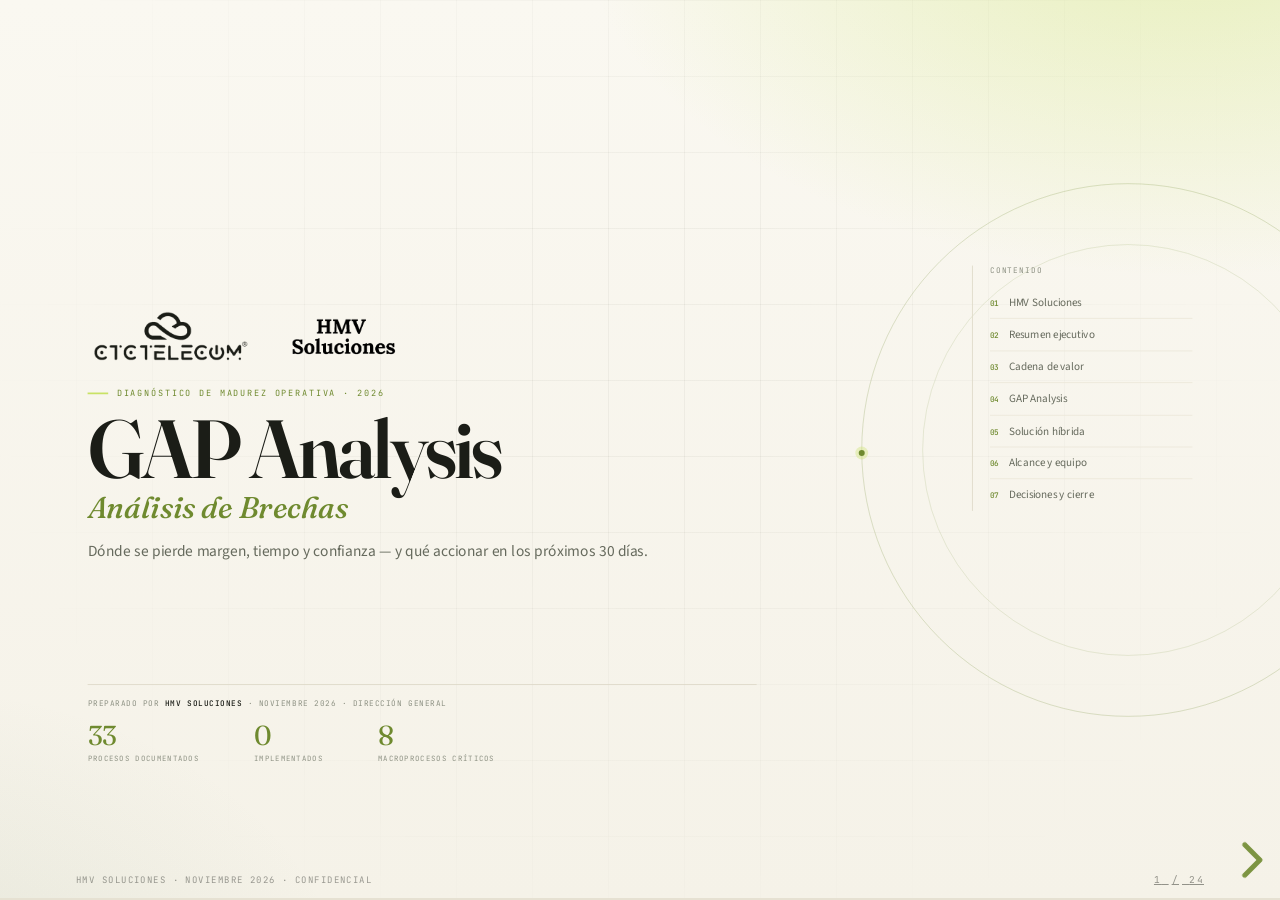
<file: v1-index.html>
<!doctype html>
<html lang="es">
<head>
<meta charset="utf-8">
<meta name="viewport" content="width=device-width, initial-scale=1.0">
<title>GAP Analysis · Análisis de Brechas · CTC Telecom × HMV Soluciones</title>
<link rel="icon" href="assets/favicon.svg" type="image/svg+xml">
<link rel="preconnect" href="https://fonts.googleapis.com">
<link rel="preconnect" href="https://fonts.gstatic.com" crossorigin>
<link href="https://fonts.googleapis.com/css2?family=Fraunces:ital,opsz,wght@0,9..144,400;0,9..144,500;0,9..144,600;0,9..144,700;1,9..144,400;1,9..144,500;1,9..144,600&family=Source+Sans+3:wght@300;400;500;600;700&family=JetBrains+Mono:wght@400;500&display=swap" rel="stylesheet">
<link rel="stylesheet" href="vendor/reveal/reset.css">
<link rel="stylesheet" href="vendor/reveal/reveal.css">
<link rel="stylesheet" href="css/hmv.css">
</head>
<body>

<div class="ambient"></div>

<div class="deck-top">
  <img class="logo-ctc" src="assets/ctc-logo-ink.png" alt="CTC Telecom">
  <img class="logo-hmv" src="assets/logo.png" alt="HMV Soluciones">
</div>

<div class="deck-foot">HMV Soluciones · Noviembre 2026 · Confidencial</div>

<div class="reveal">
<div class="slides">

<!-- ============ 01 · PORTADA ============ -->
<section id="cover" class="cover">
  <div class="cover-orbit"></div>

  <div class="cover-index anim d3">
    <div class="ci-title">Contenido</div>
    <div class="ci-item"><b>01</b><span>HMV Soluciones</span></div>
    <div class="ci-item"><b>02</b><span>Resumen ejecutivo</span></div>
    <div class="ci-item"><b>03</b><span>Cadena de valor</span></div>
    <div class="ci-item"><b>04</b><span>GAP Analysis</span></div>
    <div class="ci-item"><b>05</b><span>Solución híbrida</span></div>
    <div class="ci-item"><b>06</b><span>Alcance y equipo</span></div>
    <div class="ci-item"><b>07</b><span>Decisiones y cierre</span></div>
  </div>

  <div class="brand anim">
    <img class="ctc" src="assets/ctc-logo-ink.png" alt="CTC Telecom">
    <span class="x">&nbsp;</span>
    <img class="hmv" src="assets/logo.png" alt="HMV Soluciones">
  </div>

  <div class="eyebrow anim d1">Diagnóstico de madurez operativa · 2026</div>

  <h1 class="anim d1">GAP Analysis</h1>
  <div class="sub anim d2">Análisis de Brechas</div>

  <p class="lead anim d2">Dónde se pierde margen, tiempo y confianza — y qué accionar en los próximos 30 días.</p>

  <div class="cover-bottom anim d4">
    <div class="cm">Preparado por <b>HMV Soluciones</b> · Noviembre 2026 · Dirección General</div>
    <div class="microstats">
      <div class="m"><div class="n">33</div><div class="l">procesos documentados</div></div>
      <div class="m"><div class="n">0</div><div class="l">implementados</div></div>
      <div class="m"><div class="n">8</div><div class="l">macroprocesos críticos</div></div>
    </div>
  </div>

  <aside class="notes">
    Abrir con una idea: el crecimiento de CTC no se detuvo; lo que no alcanzó fue la estructura.
    No venimos a vender software; venimos a ordenar la decisión. Los tres números del pie son el hilo de la presentación.
  </aside>
</section>

<!-- ============ 03 · LO QUE APORTA HMV ============ -->
<section id="hmv-aporta">
  <div class="eyebrow anim">Capacidades HMV Soluciones</div>

  <figure class="hmv-map anim d2">
    <img src="assets/hmv-capacidades.png" alt="Capacidades de HMV Soluciones: tecnología e innovación, arquitectura e ingeniería, metodologías ágiles, gestión y aseguramiento, gobernanza, negocio y procesos.">
  </figure>

  <div class="note anim d3" style="text-align:center">Capacidades de transformación digital, ingeniería y gobernanza.</div>

  <aside class="notes">
    Esta es la respuesta a “¿qué hace HMV?”: no solo diagnostica; también rediseña, especifica, selecciona e implanta.
    Destacar 05, 06 y 08: IA, integraciones y acompañamiento son lo que evita que el proyecto se quede en un PowerPoint.
  </aside>
</section>

<!-- ============ 04 · RESUMEN EJECUTIVO ============ -->
<section id="resumen">
  <div class="eyebrow anim">01 · Resumen ejecutivo <span class="dim">/ la tesis</span></div>
  <h2 class="s-title anim d1">La operación creció.<br><em>El modelo operativo, no.</em></h2>
  <p class="s-sub anim d2">CTC compite a escala nacional y regional. Pero la operación se sostiene con Excel, Drive, correo, memoria y en las personas: <strong>33 procesos documentados y 0 implementados</strong>.</p>

  <div class="split-60" style="margin-top:4px">
    <div class="stack-v">
      <div class="card anim d1">
        <h4>01 · Lo que ya no escala</h4>
        <p>Más operación. Lo que antes se resolvía con coordinación local ahora es un cuello de botella.</p>
      </div>
      <div class="card anim d2">
        <h4>02 · Lo que cuesta</h4>
        <p><strong>30 horas extras por persona</strong>, facturación manual, inventario sin control e información que llega tarde.</p>
      </div>
      <div class="card anim d3">
        <h4>03 · Lo que falta</h4>
        <p>Un modelo operativo: responsabilidades con rol, procesos aprobados, gobierno de TI e información confiable y precisa.</p>
      </div>
      <div class="card anim d4">
        <h4>04 · Lo que se juega</h4>
        <p>Margen, cumplimiento de niveles de servicio y capacidad de crecimiento sostenido y balanceado.</p>
      </div>
    </div>

    <div class="grid-2" style="gap:22px 18px; align-content:start">
      <div class="kpi anim d2"><div class="n">33</div><div class="l">procesos documentados</div><div class="s">Diseño To-Be, versión 0.1</div></div>
      <div class="kpi anim d3"><div class="n red">0</div><div class="l">implementados</div><div class="s">Ningún proceso firmado</div></div>
      <div class="kpi anim d3"><div class="n">30<small>h</small></div><div class="l">extras por persona</div><div class="s">Síntoma de sobrecarga</div></div>
      <div class="kpi anim d4"><div class="n">3</div><div class="l">almacenes</div><div class="s">MTY · GDL · CDMX</div></div>
    </div>
  </div>

  <div class="spacer"></div>
  <div class="divider"></div>
  <div style="display:flex; justify-content:space-between; align-items:center; gap:24px">
    <div class="mono lime">Resultado esperado</div>
    <div class="tiny" style="max-width:92ch; text-align:right">Reducir riesgo operativo · incrementar eficiencia · mejorar la experiencia del cliente · priorizar inversiones de alto impacto.</div>
  </div>

  <aside class="notes">
    Tres ideas: el crecimiento rompió el modelo de coordinación; el costo ya se paga en horas extras y reprocesos; lo que falta no es software, es modelo operativo.
    No entrar todavía en herramientas.
  </aside>
</section>

<!-- ============ 05 · DIAGNÓSTICO ============ -->
<section id="tesis">
  <div class="eyebrow anim">02 · El diagnóstico <span class="dim">/ una frase</span></div>

  <div class="split-55" style="margin-top:6px">
    <div class="anim d1">
      <p class="quote">“No es falta de demanda.<br><em>Es falta de un modelo operativo sostenible.</em>”</p>
      <div class="quote-src">Hallazgo HMV · 8 macroprocesos identificados, reunión de levantamiento y notas de campo</div>
    </div>

    <div class="stack-v">
      <div class="card anim d2">
        <h4>Volumen</h4>
        <p>El incremento de la demanda supera la capacidad de atención disponible, afectando la eficiencia operativa, generando retrasos.</p>
      </div>
      <div class="card anim d3">
        <h4>Complejidad</h4>
        <p>Operación en 3 países, incremento en las líneas de servicio, tres almacenes, gestión de flota, facturación manual y centro de operaciones 24/7.</p>
      </div>
      <div class="card anim d4">
        <h4>Dispersión</h4>
        <p>Excel, Drive, correo y WhatsApp. La información existe, pero no se puede consultar ni auditar.</p>
      </div>
    </div>
  </div>

  <div class="spacer"></div>
  <div class="note anim d5">El resultado: más retrabajo, más riesgo, menos margen. <strong>No es falta de talento ni de mercado.</strong></div>

  <aside class="notes">
    Si el CEO se lleva una frase, que sea esta. Volumen, complejidad y dispersión explican por qué la operación se siente pesada aunque el negocio vaya bien.
  </aside>
</section>

<!-- ============ 06 · CADENA DE VALOR CTC / eTOM ============ -->
<section id="mapa">
  <div class="eyebrow anim">03 · Cadena de valor <span class="dim">/ eTOM</span></div>
  <h2 class="s-title anim d1">La cadena de valor de CTC, <em>proceso por proceso.</em></h2>
  <p class="s-sub anim d2">Alineada a <strong>eTOM</strong>, el modelo estándar de procesos para telecom. Los 33 procesos documentados ya embonan en estas seis etapas.</p>

  <div class="vc-band anim d2">
    <div class="lbl">Dirección</div>
    <div class="chips">
      <span class="chip">Planeación estratégica</span>
      <span class="chip">Gobierno corporativo</span>
      <span class="chip">Gestión financiera</span>
      <span class="chip">Gobierno de TI</span>
    </div>
  </div>

  <div class="value-chain anim d3">
    <div class="vc-stage">
      <div class="vc-etom">Mercado y venta</div>
      <h3>Comercialización</h3>
      <div class="vc-proc">COM-001 · 002 · 003</div>
      <div class="vc-desc">Lead, oportunidad y propuesta.</div>
    </div>
    <div class="vc-stage">
      <div class="vc-etom">Producto y oferta</div>
      <h3>Diseño e ingeniería</h3>
      <div class="vc-proc">ING-001 · 002 · 003</div>
      <div class="vc-desc">Factibilidad, solución y capacidad.</div>
    </div>
    <div class="vc-stage">
      <div class="vc-etom">Cumplimiento</div>
      <h3>Aprovisionamiento</h3>
      <div class="vc-proc">ENT-001 · 002 · REC-001</div>
      <div class="vc-desc">Pedido, recursos y proveedores.</div>
    </div>
    <div class="vc-stage">
      <div class="vc-etom">Aseguramiento</div>
      <h3>Operación</h3>
      <div class="vc-proc">OPS-001 a 005 · ING-004</div>
      <div class="vc-desc">Ejecución, seguimiento y cambios.</div>
    </div>
    <div class="vc-stage">
      <div class="vc-etom">Cliente</div>
      <h3>Atención y soporte</h3>
      <div class="vc-proc">COM-004 · OPS-002</div>
      <div class="vc-desc">Incidentes, niveles de servicio y experiencia del cliente.</div>
    </div>
    <div class="vc-stage">
      <div class="vc-etom">Facturación</div>
      <h3>Facturación y cobranza</h3>
      <div class="vc-proc">FAC-001 a 004</div>
      <div class="vc-desc">Alta, factura, cobro y conciliación.</div>
    </div>
  </div>

  <div class="vc-band anim d4">
    <div class="lbl">Apoyo</div>
    <div class="chips">
      <span class="chip">Recursos Humanos</span>
      <span class="chip">Compras</span>
      <span class="chip">Almacén</span>
      <span class="chip">Infraestructura</span>
      <span class="chip">Seguridad</span>
      <span class="chip">Jurídico</span>
      <span class="chip">Calidad</span>
      <span class="chip">Gestión documental</span>
    </div>
  </div>

  <div class="note anim d5" style="margin-top:10px"><strong>33 procesos documentados · 6 etapas · 0 aprobados.</strong></div>

  <aside class="notes">
    No perderse en la taxonomía. El mensaje: CTC ya sabe cuál es su cadena de valor y sus procesos embonan en eTOM; lo que no tiene es un modelo estructurado de ejecucion y gobernanza.
    El pase a pruebas (QA) se pausa a propósito: primero se aprueban procesos y datos.
  </aside>
</section>

<!-- ============ 03b · PROCESOS EN eTOM ============ -->
<section id="etom">
  <div class="eyebrow anim">03b · Procesos en eTOM <span class="dim">/ dónde embona cada uno</span></div>
  <h2 class="s-title anim d1">33 procesos. <em>Un solo mapa.</em></h2>
  <p class="s-sub anim d2">Cada proceso documentado tiene un dominio principal en eTOM (Enhanced Telecom Operations Map). Los 5 mapas de referencia (MOP-001 a 005) complementan el modelo: 33 procesos.</p>

  <div class="etom-grid anim d3">
    <div class="etom-col">
      <div class="etom-block">
        <h4>Mercado y venta <span>· Market/Sell</span></h4>
        <div class="etom-item"><b>COM-001</b><span>Gestión de oportunidades</span></div>
        <div class="etom-item"><b>COM-002</b><span>Cuentas corporativas y renovaciones</span></div>
        <div class="etom-item"><b>COM-005</b><span>Propuestas y negociación</span></div>
      </div>
      <div class="etom-block">
        <h4>Producto y oferta <span>· Product/Offer</span></h4>
        <div class="etom-item"><b>PRD-001</b><span>Catálogo y ciclo de vida</span></div>
        <div class="etom-item"><b>PRD-002</b><span>Costeo, precios y margen</span></div>
      </div>
      <div class="etom-block">
        <h4>Cumplimiento <span>· Fulfillment</span></h4>
        <div class="etom-item"><b>COM-003</b><span>Contratación y pedidos</span></div>
        <div class="etom-item"><b>ENT-001</b><span>Pedido a activación</span></div>
        <div class="etom-item"><b>ENT-002</b><span>Proyectos y aceptación</span></div>
        <div class="etom-item"><b>ING-001</b><span>Factibilidad y diseño</span></div>
        <div class="etom-item"><b>ING-003</b><span>Inventario lógico de red</span></div>
      </div>
      <div class="etom-block">
        <h4>Aseguramiento <span>· Assurance</span></h4>
        <div class="etom-item"><b>OPS-001</b><span>Incidentes y escalaciones</span></div>
        <div class="etom-item"><b>OPS-002</b><span>Cambios y configuración</span></div>
        <div class="etom-item"><b>OPS-003</b><span>Problemas y causa raíz</span></div>
        <div class="etom-item"><b>OPS-004</b><span>Acuerdos de servicio y continuidad</span></div>
        <div class="etom-item"><b>OPS-005</b><span>Monitoreo y alarmas</span></div>
        <div class="etom-item"><b>ING-002</b><span>Capacidad y expansión</span></div>
      </div>
    </div>

    <div class="etom-col">
      <div class="etom-block">
        <h4>Facturación <span>· Billing</span></h4>
        <div class="etom-item"><b>FAC-001</b><span>Facturación recurrente</span></div>
        <div class="etom-item"><b>FAC-002</b><span>Cobranza y cartera</span></div>
        <div class="etom-item"><b>FIN-001</b><span>Tesorería y pagos</span></div>
        <div class="etom-item"><b>FIN-002</b><span>Contabilidad y cierre</span></div>
      </div>
      <div class="etom-block">
        <h4>Cliente <span>· Customer</span></h4>
        <div class="etom-item"><b>COM-004</b><span>Atención y experiencia</span></div>
      </div>
      <div class="etom-block">
        <h4>Empresa <span>· Enterprise</span></h4>
        <div class="etom-item"><b>GOV-001</b><span>Gobierno y facultades</span></div>
        <div class="etom-item"><b>GOV-002</b><span>Calidad y auditoría</span></div>
        <div class="etom-item"><b>GOV-003</b><span>Riesgos y continuidad</span></div>
        <div class="etom-item"><b>GOV-004</b><span>Planeación y presupuesto</span></div>
        <div class="etom-item"><b>SIS-001</b><span>Gobierno de sistemas</span></div>
        <div class="etom-item"><b>SIS-002</b><span>Seguridad y accesos</span></div>
        <div class="etom-item"><b>SIS-003</b><span>Aplicaciones e integraciones</span></div>
        <div class="etom-item"><b>RH-001</b><span>Capital humano</span></div>
        <div class="etom-item"><b>JUR-001</b><span>Contratos y regulación</span></div>
        <div class="etom-item"><b>JUR-002</b><span>Protección de datos</span></div>
      </div>
      <div class="etom-block">
        <h4>Proveedores <span>· Supplier/Partner</span></h4>
        <div class="etom-item"><b>REC-001</b><span>Compras y aprovisionamiento</span></div>
        <div class="etom-item"><b>REC-002</b><span>Almacenes y activos</span></div>
      </div>
    </div>
  </div>

  <div class="note anim d4" style="margin-top:10px">El dominio es el principal; algunos procesos apoyan más de uno.</div>

  <aside class="notes">
    Este listado responde “¿dónde embona cada proceso?”. Los 33 procesos documentados se agrupan en ocho dominios principales de eTOM; los 5 mapas de referencia complementan el modelo.
    No es una taxonomía perfecta: algunos procesos apoyan más de un dominio. Lo importante es que ya hay un lugar para cada uno.
  </aside>
</section>

<!-- ============ 07 · GAP ANALYSIS ============ -->
<section id="gap">
  <div class="eyebrow anim">04 · GAP Analysis <span class="dim">/ madurez · riesgo · prioridad</span></div>
  <h2 class="s-title anim d1">Ocho macroprocesos. <em>Cuatro prioridades críticas.</em></h2>
  <p class="s-sub anim d2">La madurez se mide con evidencia, no con documentos. Cuatro procesos concentran el riesgo operativo y la decisión de inversión.</p>
  <p class="s-sub anim d2"><strong>Nota:</strong> este análisis se basa en un primer levantamiento de necesidades, no en una evaluación completa ni definitiva; se ajustará en la medida que se recabe más información.</p>
  

  <table class="gap-table anim d2">
    <thead>
      <tr>
        <th style="width:21%">Macroproceso</th>
        <th style="width:13%">Madurez</th>
        <th style="width:11%">Riesgo</th>
        <th style="width:11%">Prioridad</th>
        <th>Evidencia</th>
      </tr>
    </thead>
    <tbody>
      <tr>
        <td class="name">Comercial</td>
        <td><span class="dots amber"><i class="on"></i><i class="on"></i><i></i><i></i><i></i></span> <span class="tiny">2/5</span></td>
        <td><span class="badge medium">Medio</span></td>
        <td><span class="badge high">Alta</span></td>
        <td class="ev">CRM no funcional; propuestas y seguimiento en Excel.</td>
      </tr>
      <tr class="high">
        <td class="name">Ingeniería</td>
        <td><span class="dots amber"><i class="on"></i><i class="on"></i><i></i><i></i><i></i></span> <span class="tiny">2/5</span></td>
        <td><span class="badge high">Alto</span></td>
        <td><span class="badge high">Alta</span></td>
        <td class="ev">Inventario de almacén en implementación; inventario de red y configuración pendientes.</td>
      </tr>
      <tr class="critical">
        <td class="name">Aprovisionamiento</td>
        <td><span class="dots red"><i class="on"></i><i></i><i></i><i></i><i></i></span> <span class="tiny">1/5</span></td>
        <td><span class="badge high">Alto</span></td>
        <td><span class="badge critical">Crítica</span></td>
        <td class="ev">Tres almacenes; salidas sin control; resurtido manual.</td>
      </tr>
      <tr>
        <td class="name">Operación</td>
        <td><span class="dots amber"><i class="on"></i><i class="on"></i><i></i><i></i><i></i></span> <span class="tiny">2/5</span></td>
        <td><span class="badge medium">Medio</span></td>
        <td><span class="badge high">Alta</span></td>
        <td class="ev">El centro de operaciones calcula topología e IPs a mano.</td>
      </tr>
      <tr class="critical">
        <td class="name">Atención a Clientes</td>
        <td><span class="dots red"><i class="on"></i><i></i><i></i><i></i><i></i></span> <span class="tiny">1/5</span></td>
        <td><span class="badge high">Alto</span></td>
        <td><span class="badge critical">Crítica</span></td>
        <td class="ev">Tickets en Drive; acuerdos de servicio sin dato.</td>
      </tr>
      <tr class="high">
        <td class="name">Facturación</td>
        <td><span class="dots amber"><i class="on"></i><i class="on"></i><i></i><i></i><i></i></span> <span class="tiny">2/5</span></td>
        <td><span class="badge high">Alto</span></td>
        <td><span class="badge high">Alta</span></td>
        <td class="ev">Facturas manuales; Aspel NOI; cobranza manual.</td>
      </tr>
      <tr class="critical">
        <td class="name">Gobierno TI</td>
        <td><span class="dots red"><i class="on"></i><i></i><i></i><i></i><i></i></span> <span class="tiny">1/5</span></td>
        <td><span class="badge critical">Muy alto</span></td>
        <td><span class="badge critical">Crítica</span></td>
        <td class="ev">Procesos objetivo documentados, sin implementar; función vacante.</td>
      </tr>
      <tr class="critical">
        <td class="name">Seguridad</td>
        <td><span class="dots red"><i class="on"></i><i></i><i></i><i></i><i></i></span> <span class="tiny">1/5</span></td>
        <td><span class="badge critical">Muy alto</span></td>
        <td><span class="badge critical">Crítica</span></td>
        <td class="ev">Sin protección de datos: todos acceden a todo; sin roles ni permisos.</td>
      </tr>
    </tbody>
  </table>

  <div class="gap-insights anim d3">
    <div class="gi"><b>Aprovisionamiento</b><span>Tres almacenes; salidas sin control; resurtido manual.</span></div>
    <div class="gi"><b>Atención a Clientes</b><span>Tickets en Drive; acuerdos de servicio sin dato.</span></div>
    <div class="gi"><b>Gobierno TI</b><span>Procesos objetivo documentados, sin implementar.</span></div>
    <div class="gi"><b>Seguridad</b><span>Sin roles, permisos ni protección de datos.</span></div>
  </div>

  <div style="display:flex; justify-content:space-between; gap:20px; align-items:center; margin-top:14px">
    <div class="tiny">Escala de madurez: 1 = incipiente · 5 = optimizado. Valoración HMV sobre evidencia documental.</div>
    <div class="tiny"><span class="lime">Crítica:</span> Aprovisionamiento · Atención · Gobierno TI · Seguridad.</div>
  </div>

  <aside class="notes">
    No leer toda la tabla. Señalar las cuatro críticas y su evidencia: almacenes, tickets, procesos objetivo sin implementar y accesos sin roles.
    Comercial e Ingeniería son “altas”: no se ignoran, pero no son la primera decisión.
  </aside>
</section>

<!-- ============ 08 · DOLORES ============ -->
<section id="dolores">
  <div class="eyebrow anim">05 · Evidencia <span class="dim">/ dónde se pierde el margen</span></div>
  <h2 class="s-title anim d1">Seis dolores. <em>Un mismo origen.</em></h2>
  <p class="s-sub anim d2">Los síntomas no son independientes: todos nacen de la misma ausencia de datos, procesos y gobierno.</p>

  <div class="split-55" style="margin-top:4px">
    <div class="impact anim d2">
      <div class="impact-row">
        <div class="lbl">Gobierno de TI vacante<small>Nadie responde por arquitectura y datos</small></div>
        <div class="impact-track"><div class="impact-fill critical" style="width:100%"></div></div>
        <div class="val">10</div>
      </div>
      <div class="impact-row">
        <div class="lbl">Sin inventario de red<small>Fibra, postes, hilos, IPs y configuración</small></div>
        <div class="impact-track"><div class="impact-fill critical" style="width:100%"></div></div>
        <div class="val">10</div>
      </div>
      <div class="impact-row">
        <div class="lbl">Hilo financiero roto<small>Costo real vs. presupuesto</small></div>
        <div class="impact-track"><div class="impact-fill high" style="width:90%"></div></div>
        <div class="val">9</div>
      </div>
      <div class="impact-row">
        <div class="lbl">Facturación manual<small>Facturas, cobranza y notas de crédito</small></div>
        <div class="impact-track"><div class="impact-fill high" style="width:90%"></div></div>
        <div class="val">9</div>
      </div>
      <div class="impact-row">
        <div class="lbl">Tres almacenes sin control<small>Salidas, transferencias y costo por proyecto</small></div>
        <div class="impact-track"><div class="impact-fill" style="width:80%"></div></div>
        <div class="val">8</div>
      </div>
      <div class="impact-row">
        <div class="lbl">30 h extras por persona<small>Capacidad, desgaste y planeación</small></div>
        <div class="impact-track"><div class="impact-fill" style="width:80%"></div></div>
        <div class="val">8</div>
      </div>
    </div>

    <div class="stack-v">
      <div class="card anim d3">
        <h4>Lectura</h4>
        <p>El <strong>80 % de estos dolores no se resuelve comprando un ERP</strong>. Se resuelve con datos, procesos y gobierno. El ERP solo hace visible la mejora.</p>
      </div>
      <div class="card anim d4">
        <h4>Costo de no actuar</h4>
        <p>Horas extras, fuga de ingreso, retrabajo y consideraciones especiales en servicios para evitar penalizaciones o cancelaciones. <strong>No está en el presupuesto, pero se paga todos los meses.</strong></p>
      </div>
    </div>
  </div>

  <div class="pattern anim d4">
    <div class="pstep"><span>01</span><b>Datos</b><em>sin responsable</em></div>
    <span class="parrow">→</span>
    <div class="pstep"><span>02</span><b>Procesos</b><em>sin implementar</em></div>
    <span class="parrow">→</span>
    <div class="pstep"><span>03</span><b>Gobierno</b><em>informal</em></div>
    <span class="parrow">→</span>
    <div class="pstep"><span>04</span><b>Resultado</b><em>costo y riesgo</em></div>
  </div>

  <div class="note anim d5" style="margin-top:14px">Impacto estimado 1–10. Valoración HMV sobre entrevistas, expediente y notas de campo; no sustituye una auditoría.</div>

  <aside class="notes">
    Los dos 10 son estructurales: sin dueño de TI y sin inventario de red no hay forma de sostener el crecimiento.
    El resto son consecuencia. Evitar la tentación de saltar a “compremos un sistema”.
  </aside>
</section>

<!-- ============ 09 · MADUREZ ============ -->
<section id="madurez">
  <div class="eyebrow anim">06 · Madurez <span class="dim">/ diseño vs. ejecución</span></div>
  <h2 class="s-title anim d1">El diseño está. <em>La decisión, no.</em></h2>
  <p class="s-sub anim d2">33 procesos documentados, 0 implementados. Hay iniciativas en marcha, pero no un modelo de ejecución y gobernanza.</p>

  <div class="split-55" style="margin-top:8px">
    <div class="anim d2">
      <div class="num-big">33</div>
      <div class="mono" style="margin-top:4px">procesos documentados</div>
      <div class="pill red" style="margin-top:10px">0 implementados</div>

      <div style="margin-top:30px">
        <div class="mono tiny">Diseño de procesos</div>
        <div class="read-bar"><span style="width:35%; background:var(--lime)"></span><span style="width:20%; background:#EDE9DA"></span></div>
        <div class="read-labels"><span>35 %</span><span>75 %</span></div>
      </div>

      <div style="margin-top:18px">
        <div class="mono tiny">Aprobación formal</div>
        <div class="read-bar"><span style="width:100%; background:#F6E4DE"></span><span style="width:0%; background:var(--terracotta)"></span></div>
        <div class="read-labels"><span>0 %</span><span>100 %</span></div>
      </div>

      <div style="margin-top:18px">
        <div class="mono tiny">Implementación formal</div>
        <div class="read-bar"><span style="width:100%; background:#F6E4DE"></span><span style="width:0%; background:var(--terracotta)"></span></div>
        <div class="read-labels"><span>0 %</span><span>100 %</span></div>
      </div>
    </div>

    <div class="gap-grid anim d3">
      <div class="gap-card"><b>0</b><span>Implementados</span><small>Sin operación formal</small></div>
      <div class="gap-card"><b>0</b><span>Flujos modelados</span><small>Sin diagrama</small></div>
      <div class="gap-card"><b>0</b><span>Modelo de datos</span><small>Sin entidades ni claves</small></div>
      <div class="gap-card"><b>0</b><span>Interfaces</span><small>Sin contrato de integración</small></div>
      <div class="gap-card"><b>0</b><span>Línea base</span><small>Sin diagnóstico actual</small></div>
      <div class="gap-card"><b>0</b><span>Titular de gobierno TI</span><small>Función vacante</small></div>
    </div>
  </div>

  <div class="mono lime anim d4" style="margin-top:16px">Lo que ya existe</div>
  <div class="strengths anim d4">
    <div class="st"><b class="txt">Ingresos altos</b><span>operación rentable</span></div>
    <div class="st"><b class="txt">Inversión</b><span>en mejora continua</span></div>
    <div class="st"><b>2</b><span>iniciativas activas</span></div>
    <div class="st"><b class="txt">Red propia</b><span>cobertura y clientes</span></div>
  </div>

  <div class="note anim d5" style="margin-top:10px">Iniciativas activas: inventario de almacén en implementación y tablero de control. <strong>Hay avance, pero no sistema.</strong></div>

  <aside class="notes">
    Este es el argumento más fuerte contra comprar ya: hay diseño y hay iniciativas, pero no aprobación ni implementación formal.
    Sin modelo de datos e interfaces, cualquier herramienta se configura sobre supuestos.
  </aside>
</section>

<!-- ============ 10 · BRECHAS TRANSVERSALES ============ -->
<section id="brechas">
  <div class="eyebrow anim">07 · Brechas transversales <span class="dim">/ personas · procesos · tecnología · datos</span></div>
  <h2 class="s-title anim d1">Cuatro cortes. <em>La misma herida.</em></h2>

  <div class="grid-4" style="margin-top:8px">
    <div class="card anim d1">
      <h4>Personas</h4>
      <ul class="mini">
        <li>Roles y responsabilidades difusos.</li>
        <li>Dependencia de conocimiento individual.</li>
        <li>Resistencia a más controles.</li>
        <li>Horas extras que se salen del presupuesto.</li>
      </ul>
      <div class="note" style="margin-top:8px">Riesgo: se va una persona, se va el proceso.</div>
    </div>
    <div class="card anim d2">
      <h4>Procesos</h4>
      <ul class="mini">
        <li>Actividades manuales.</li>
        <li>Falta de estandarización.</li>
        <li>Retrabajo y reprocesos.</li>
      </ul>
      <div class="note" style="margin-top:8px">Riesgo: cada quien lo hace a su manera.</div>
    </div>
    <div class="card anim d3">
      <h4>Tecnología</h4>
      <ul class="mini">
        <li>Información dispersa.</li>
        <li>Integraciones limitadas.</li>
        <li>Herramientas que terminan sin usarse.</li>
      </ul>
      <div class="note" style="margin-top:8px">Riesgo: se paga licencia, no resultado.</div>
    </div>
    <div class="card anim d4">
      <h4>Datos</h4>
      <ul class="mini">
        <li>Información dispersa.</li>
        <li>Indicadores difíciles de obtener; dependen de una revisión manual de un día.</li>
        <li>Baja trazabilidad.</li>
      </ul>
      <div class="note" style="margin-top:8px">Riesgo: decisiones sobre supuestos.</div>
    </div>
  </div>

  <div class="spacer"></div>
  <div class="divider"></div>
  <div style="display:flex; justify-content:space-between; gap:20px; align-items:center">
    <div class="mono lime">Consecuencia</div>
    <div class="tiny">Decisiones lentas · costo alto · riesgo alto · cliente insatisfecho.</div>
  </div>

  <aside class="notes">
    No son cuatro problemas separados: son cuatro caras del mismo. Si se ataca solo tecnología, las otras tres vuelven a romper el sistema.
    La resistencia a controles y las horas extras fuera de presupuesto son señales de gestión, no solo de carga operativa.
  </aside>
</section>

<!-- ============ 11 · CAUSA RAÍZ ============ -->
<section id="causa">
  <div class="eyebrow anim">08 · Causa raíz <span class="dim">/ lo que no se ve</span></div>
  <h2 class="s-title anim d1">El 90 % del problema <em>no se ve en el tablero.</em></h2>
  <p class="s-sub anim d2">Los síntomas se ven en la operación; las causas viven en la base: gobierno, procesos, datos y tecnología.</p>

  <div class="split-55" style="margin-top:6px">
    <div class="anim d2">
      <div class="cause-stack">
        <div class="cause top">Resultados · retrabajo · quejas · costo</div>
        <div class="cause c1">Tecnología aislada</div>
        <div class="cause c2">Datos dispersos</div>
        <div class="cause c3">Procesos sin implementar</div>
        <div class="cause base">Gobierno informal · roles difusos · capacidad</div>
      </div>
      <div class="note" style="margin-top:12px; text-align:center">La base sostiene todo. Si la base no cambia, el software solo digitaliza el problema.</div>
    </div>

    <div class="stack-v">
      <div class="card anim d3">
        <h4>No es Excel</h4>
        <p>Excel es el síntoma. La causa es que no hay un responsable del dato ni una fuente única.</p>
      </div>
      <div class="card anim d4">
        <h4>No es falta de talento</h4>
        <p>El equipo resuelve con lo que tiene. El problema es que la operacion depende de soluciones manuales.</p>
      </div>
      <div class="card anim d5">
        <h4>No es falta de tecnología</h4>
        <p>Hay CRM, Aspel NOI y Power BI. Lo que no hay es integración ni gobierno.</p>
      </div>
      <div class="card anim d5">
        <h4>No es falta de presupuesto</h4>
        <p>La empresa está financieramente bien. Lo que falta es estructura para decidir y sostener.</p>
      </div>
    </div>
  </div>

  <div class="ice-ratio anim d5">
    <div class="ice-bar"><span style="width:10%"></span><span style="width:90%"></span></div>
    <div class="ice-labels"><span>10 % visible · síntomas</span><span>90 % estructural · causas</span></div>
  </div>

  <aside class="notes">
    Esta diapositiva evita que la conversación se vaya a “compramos un sistema”. El sistema no es el problema; la ausencia de sistema es.
  </aside>
</section>

<!-- ============ 12 · DECISIÓN TECNOLÓGICA ============ -->
<section id="arquitectura">
  <div class="eyebrow anim">09 · Decisión tecnológica <span class="dim">/ proceso primero</span></div>
  <h2 class="s-title anim d1">La herramienta <em>no arregla el proceso.</em></h2>
  <p class="s-sub anim d2">Una herramienta comprada antes de rediseñar el proceso termina igual que las que ya no se usan: costó, no se adoptó y no cambió el resultado.</p>

  <div class="split-55" style="margin-top:8px">
    <div class="arch anim d2">
      <div class="stack-v">
      <div class="card anim d3">
        <h4>La regla</h4>
        <p><strong>Proceso primero, dato después, herramienta al final.</strong> La tecnología correcta no compensa un proceso que nadie decidió.</p>
      </div>
      <div class="card anim d4">
        <h4>Implementación apresurada</h4>
        <p>Mismo destino que las herramientas que ya no se usan. <strong>Sin proceso, la herramienta solo digitaliza el desorden.</strong></p>
      </div>
      </div>
    </div>
  </div>

  <div class="decision-rule anim d5">
    
  </div>

  <div class="note anim d5" style="margin-top:12px"><strong>Regla de oro:</strong> si la herramienta no cambia una decisión, un costo o un tiempo, no es transformación: es un gasto.</div>

  <aside class="notes">
    Aquí se responde “¿qué compramos?” sin nombrar una marca: primero se define el proceso y el dato; después la capa tecnológica.
    Explicar ERP y OSS en palabras llanas: ERP es el sistema administrativo; OSS son los sistemas que gobiernan la red.
  </aside>
</section>

<!-- ============ 13 · SECUENCIA ============ -->
<section id="fases">
  <div class="eyebrow anim">10 · Secuencia <span class="dim">/ 8 semanas, con compuertas</span></div>
  <h2 class="s-title anim d1">Ocho semanas. <em>Cinco fases, cinco salidas.</em></h2>
  <p class="s-sub anim d2">Cada fase cierra con una salida verificable; si no se cumple, no se avanza.</p>

  <div class="phases anim d2" style="margin-top:10px; grid-template-columns:repeat(5,1fr)">
    <div class="phase anim d1">
      <div class="ph">Fase 0</div>
      <h3>Gobernanza mínima</h3>
      <ul class="mini" style="margin-top:4px">
        <li>Matriz de decisión</li>
        <li>Datos en 3 niveles</li>
        <li>Plan de gobernanza</li>
      </ul>
      <div class="dur">Semana 0 · 3–5 días</div>
    </div>
    <div class="phase anim d2">
      <div class="ph">Fase 1</div>
      <h3>Diagnóstico</h3>
      <ul class="mini" style="margin-top:4px">
        <li>Cuestionario, 32 personas</li>
        <li>VSM de operación</li>
        <li>Datos del piloto limpios</li>
      </ul>
      <div class="dur">Semanas 1–2</div>
    </div>
    <div class="phase anim d3">
      <div class="ph">Fase 2</div>
      <h3>Flujo visible</h3>
      <ul class="mini" style="margin-top:4px">
        <li>Kanban en Jira, 2 procesos</li>
        <li>Importación vía CSV</li>
        <li>Límites de WIP</li>
      </ul>
      <div class="dur">Semanas 3–4</div>
    </div>
    <div class="phase anim d4">
      <div class="ph">Fase 3</div>
      <h3>Ritmo y coordinación</h3>
      <ul class="mini" style="margin-top:4px">
        <li>SoS diario (15 min)</li>
        <li>EAT quincenal</li>
        <li>Portal VitePress</li>
      </ul>
      <div class="dur">Semanas 5–6</div>
    </div>
    <div class="phase anim d5">
      <div class="ph">Fase 4</div>
      <h3>Medición y piloto IA</h3>
      <ul class="mini" style="margin-top:4px">
        <li>Lead time y throughput</li>
        <li>Túnel de trabajo</li>
        <li>Piloto IA: triaje</li>
      </ul>
      <div class="dur">Semanas 7–8</div>
    </div>
  </div>

  <div class="phase-gates anim d5" style="grid-template-columns:repeat(5,1fr)">
    <div><span>Salida 0</span><b>Plan aprobado y dueño nombrado</b></div>
    <div><span>Salida 1</span><b>Diagnóstico con hallazgos priorizados</b></div>
    <div><span>Salida 2</span><b>≥70 % del trabajo en Jira</b></div>
    <div><span>Salida 3</span><b>SoS y EAT con cadencia</b></div>
    <div><span>Salida 4</span><b>Línea base + piloto IA operando</b></div>
  </div>

  <div class="note anim d5" style="margin-top:14px"><strong>El pase a pruebas (QA) se pausa hasta que la fase 0 cierre.</strong> Sin procesos y datos aprobados, la herramienta hereda el problema.</div>

  <aside class="notes">
    El orden no es negociable: primero se decide y se gobierna; después se diagnostica; luego el flujo se hace visible; después la cadencia; al final se mide y se pilota la IA.
    Ocho semanas con compuertas: cada fase cierra con una salida verificable; si una salida no se cumple, no se avanza. No hay atajos: el “quick win” sin proceso es otro parche.
  </aside>
</section>

<!-- ============ 14 · SOLUCIÓN HÍBRIDA ============ -->
<section id="hibrida">
  <div class="eyebrow anim">11 · Solución híbrida <span class="dim">/ la oferta tecnológica</span></div>
  <h2 class="s-title anim d1">Resultados en 30 días. <em>Escala en 12 meses.</em></h2>
  <p class="s-sub anim d2">No apostamos a una sola herramienta. Combinamos acción inmediata, inteligencia artificial, software a medida e integraciones para atacar lo crítico sin frenar la operación.</p>

  <div class="pillars anim d3">
    <div class="pillar">
      <div class="tag">Acción inmediata</div>
      <div class="n">01</div>
      <h3>Jira</h3>
      <p>Tickets, proyectos y acuerdos de servicio en semanas, no en meses.</p>
      <div class="impact">Primer resultado en 30 días</div>
    </div>
    <div class="pillar">
      <div class="tag">Procesos críticos</div>
      <div class="n">02</div>
      <h3>Agentes de IA</h3>
      <p>Clasificación, atención, resúmenes y decisiones asistidas con control humano.</p>
      <div class="impact">Menos tiempo operativo</div>
    </div>
    <div class="pillar">
      <div class="tag">Procesos normalizados</div>
      <div class="n">03</div>
      <h3>Software</h3>
      <p>Donde el producto no encaja: red, inventario y flujos específicos.</p>
      <div class="impact">Diferenciación real</div>
    </div>
    <div class="pillar">
      <div class="tag">Todo conectado</div>
      <div class="n">04</div>
      <h3>Integraciones</h3>
      <p>Software, Operaciones, red y datos hablando el mismo idioma.</p>
      <div class="impact">Una sola verdad</div>
    </div>
  </div>

  <div class="hybrid-band anim d4">
    <div class="hybrid-step"><span>30 días</span><b>Flujo visible</b><em>Jira en los 2 procesos críticos.</em></div>
    <div class="hybrid-step"><span>60 días</span><b>Piloto de IA operando</b><em>Triaje y clasificación con revisión humana.</em></div>
    <div class="hybrid-step"><span>12 meses</span><b>Escala por olas</b><em>Software a medida e integraciones donde aportan.</em></div>
  </div>

  <div class="note anim d5" style="margin-top:12px"><strong>No es una promesa: es una secuencia.</strong> La tecnología correcta, en el proceso correcto, en el orden correcto.</div>

  <aside class="notes">
    Esta es la oferta tecnológica de HMV: híbrida y por capas. Jira para acción inmediata y visible; IA en procesos críticos; software a medida en procesos normalizados; APIs para conectar todo.
    No se trata de reemplazar todo: se trata de atacar primero lo que más duele y escalar con evidencia.
  </aside>
</section>

<!-- ============ 15 · ALCANCE Y ENTREGABLES ============ -->
<section id="alcance">
  <div class="eyebrow anim">12 · Alcance y entregables <span class="dim">/ qué se entrega y cómo se verifica</span></div>
  <h2 class="s-title anim d1">Alcance por fase. <em>Sin letra chica.</em></h2>
  <p class="s-sub anim d2">Cada fase cierra con una salida verificable. Si la salida no se cumple, no se avanza a la siguiente.</p>

  <table class="gap-table anim d2">
    <thead>
      <tr>
        <th style="width:19%">Fase</th>
        <th style="width:12%">Tiempo</th>
        <th style="width:39%">Entregables</th>
        <th>Criterio de aceptación</th>
      </tr>
    </thead>
    <tbody>
      <tr>
        <td class="name">Fase 0 — Gobernanza mínima y arranque</td>
        <td>Semana 0 (3–5 días)</td>
        <td class="ev">Matriz de decisión (quién prioriza, quién aprueba). Clasificación de datos en 3 niveles. Plan de gobernanza completa (datos + IA + normativa) en diseño.</td>
        <td class="ev">CEO aprueba el plan y nombra dueño operativo CTC.</td>
      </tr>
      <tr>
        <td class="name">Fase 1 — Diagnóstico</td>
        <td>Semanas 1–2</td>
        <td class="ev">Cuestionario aplicado a 32 personas clave, con análisis. VSM de operación e instalaciones. Mapa de fricción y dispersión de datos. Datos del proceso piloto limpios y validados.</td>
        <td class="ev">Informe de diagnóstico con hallazgos priorizados.</td>
      </tr>
      <tr>
        <td class="name">Fase 2 — Flujo visible</td>
        <td>Semanas 3–4</td>
        <td class="ev">Tablero Kanban en Jira para 2 procesos críticos. Importación de Excel vía CSV. Límites de WIP. Vista unificada para el CEO. Capacitación en flujo real arrancada.</td>
        <td class="ev">≥70 % del trabajo activo de los 2 procesos vive en Jira.</td>
      </tr>
      <tr>
        <td class="name">Fase 3 — Ritmo y coordinación</td>
        <td>Semanas 5–6</td>
        <td class="ev">Eventos Scrum selectivos operando. SoS diario (15 min). EAT quincenal. Portal VitePress con procesos documentados.</td>
        <td class="ev">SoS y EAT con cadencia sostenida; retrospectivas con acciones ejecutadas.</td>
      </tr>
      <tr>
        <td class="name">Fase 4 — Medición y piloto IA</td>
        <td>Semanas 7–8</td>
        <td class="ev">Lead time, throughput y WIP medidos por primera vez. Túnel de automatización (Funnel → Análisis → Aprobado). Piloto de IA: triaje y clasificación de solicitudes entrantes, con gobernanza aplicada.</td>
        <td class="ev">Línea base de métricas documentada. Piloto IA funcionando en paralelo, con revisión humana.</td>
      </tr>
      <tr class="high">
        <td class="name">Corte — Semana 8</td>
        <td>Semana 8</td>
        <td class="ev">Informe de cierre con evidencia de cambio.</td>
        <td class="ev"><strong>Jira ≥80 %, lead time medido, 1 piloto IA operando.</strong></td>
      </tr>
    </tbody>
  </table>

  <div class="note anim d3" style="margin-top:12px"><strong>El piloto de IA no es condicional:</strong> la limpieza de datos es entregable de la Fase 1, no un supuesto. SoS: coordinación diaria de 15 min entre equipos. EAT: comité quincenal que prioriza el túnel de trabajo.</div>

  <aside class="notes">
    Esta tabla es el contrato de la presentación: qué se entrega, cuándo y cómo se sabe que funcionó.
    Leer solo la columna de criterios: son los números que el CEO puede verificar sin creernos la palabra.
    El piloto de IA no depende de “que los datos estén limpios”: limpiarlos es trabajo de la Fase 1.
  </aside>
</section>

<!-- ============ 16 · EQUIPO Y SUPUESTOS ============ -->
<section id="equipo">
  <div class="eyebrow anim">13 · Equipo y supuestos <span class="dim">/ quién hace qué y qué se necesita</span></div>
  <h2 class="s-title anim d1">El equipo, y lo que <em>CTC pone.</em></h2>
  <p class="s-sub anim d2">Tres consultores HMV de dedicación parcial durante 8 semanas. Del lado CTC, dos personas son condición, no preferencia.</p>

  <div class="split-55" style="margin-top:6px">
    <div class="anim d2">
      <table class="gap-table">
        <thead>
          <tr>
            <th style="width:34%">Rol HMV</th>
            <th>Responsabilidad</th>
          </tr>
        </thead>
        <tbody>
          <tr>
            <td class="name">Consultor de procesos</td>
            <td class="ev">VSM, eTOM ligero, estandarización, mapa de fricción.</td>
          </tr>
          <tr>
            <td class="name">Configurador Jira + datos</td>
            <td class="ev">Tableros, importación, permisos, métricas de flujo.</td>
          </tr>
          <tr>
            <td class="name">Consultor de cambio y gobernanza</td>
            <td class="ev">Capacitación, SoS/EAT, gestión de resistencia al Excel, política de IA.</td>
          </tr>
        </tbody>
      </table>
      <div class="note anim d3" style="margin-top:12px"><strong>CTC asigna: 1 dueño operativo del tablero y 1 capturador/analista de evidencia en campo para instalaciones. Sin estas dos personas, el cambio se cae al mes 3.</strong></div>
    </div>

    <div class="stack-v anim d3">
      <div class="card">
        <h4>Supuestos</h4>
        <ul class="mini">
          <li>CTC proporciona acceso a los Excel y a las personas clave para el VSM.</li>
          <li>El CEO asiste al EAT quincenal o delega con autoridad de decisión.</li>
          <li>Jira Cloud es viable tras la clasificación de datos de la Fase 0.</li>
        </ul>
      </div>
      <div class="card">
        <h4>Exclusiones</h4>
        <ul class="mini">
          <li>Licencias de Jira (por separado).</li>
          <li>Integraciones con ERP/CRM existentes (se evalúan en Fase 2).</li>
          <li>Implementación completa de eTOM (solo vocabulario en esta fase).</li>
          <li>Automatizaciones fuera del piloto acotado de IA.</li>
        </ul>
      </div>
    </div>
  </div>

  <aside class="notes">
    Decir en voz alta la línea de las dos personas de CTC: es la condición más incómoda y la más importante.
    Si CTC no las asigna, el proyecto no se vende como “8 semanas y listo”: se pausa o se recorta el alcance, y eso se dice ahora, no en el mes 3.
  </aside>
</section>

<!-- ============ 17 · ACOMPAÑAMIENTO ============ -->
<section id="acompanamiento">
  <div class="eyebrow anim">14 · Acompañamiento <span class="dim">/ después del corte</span></div>
  <h2 class="s-title anim d1">Ocho semanas instalan el sistema. <em>El acompañamiento lo sostiene.</em></h2>
  <p class="s-sub anim d2">Al cierre de la implementación, CTC ya opera solo. El acompañamiento existe para que el cambio no se caiga al mes 3.</p>

  <div class="grid-4" style="margin-top:8px">
    <div class="card anim d1">
      <h4>Operativo</h4>
      <p>2 sesiones mensuales de revisión de métricas de flujo y ajuste de límites de WIP.</p>
    </div>
    <div class="card anim d2">
      <h4>Tecnológico</h4>
      <p>Evaluación trimestral de nuevas automatizaciones y casos de uso de IA, con gobernanza aplicada.</p>
    </div>
    <div class="card anim d3">
      <h4>Soporte al EAT</h4>
      <p>Preparación de insumos para las reuniones quincenales de priorización del túnel.</p>
    </div>
    <div class="card anim d4">
      <h4>Capacitación continua</h4>
      <p>Portal VitePress actualizado y sesiones de refuerzo para nuevas incorporaciones.</p>
    </div>
  </div>

  <div class="spacer"></div>
  <div class="note anim d5" style="margin-top:12px"><strong>Horizonte: 12 meses al modelo operativo completo.</strong> El acompañamiento se cotiza por separado y se activa al cierre de la implementación. <strong>Transferimos capacidad, no creamos dependencia.</strong></div>

  <aside class="notes">
    Esta diapositiva responde a “¿y después de las 8 semanas?”. La respuesta es un horizonte, no una renta indefinida: 12 meses al modelo operativo completo.
    El acompañamiento tiene alcance y cotización aparte; aquí no se vende, se anuncia.
  </aside>
</section>

<!-- ============ 18 · POR QUÉ HMV ============ -->
<section id="por-que-hmv">
  <div class="eyebrow anim">15 · Por qué HMV</div>
  <h2 class="s-title anim d1">Ejecutamos. <em>No solo diagnosticamos.</em></h2>
  <p class="s-sub anim d2">La diferencia entre un informe y un modelo operativo es quién se queda a implementarlo.</p>

  <div class="grid-4" style="margin-top:8px">
    <div class="card anim d1">
      <h4>Ejecutamos y asesoramos</h4>
      <p>No entregamos un informe y nos retiramos. Los 3 consultores implementan, capacitan y acompañan.</p>
    </div>
    <div class="card anim d2">
      <h4>Experiencia comprobada</h4>
      <p>Migración Excel → Jira, Taiga, portales de procesos con VitePress, aplicaciones web y automatización.</p>
    </div>
    <div class="card anim d3">
      <h4>IA con gobernanza</h4>
      <p>No vendemos IA como espectáculo; instalamos gobernanza para que la IA sea posible y segura.</p>
    </div>
    <div class="card anim d4">
      <h4>Transferencia de capacidad</h4>
      <p>El objetivo es que CTC opere sin HMV, no que dependa de nosotros.</p>
    </div>
  </div>

  <div class="spacer"></div>
  <div class="note anim d5" style="margin-top:12px"><strong>El éxito del proyecto se mide cuando CTC ya no nos necesita.</strong></div>

  <aside class="notes">
    Cuatro frases, sin adornos. Si el CEO pregunta por qué HMV y no otra consultora, la respuesta es esta diapositiva: implementamos, no solo diagnosticamos, y el objetivo es que no nos necesiten.
  </aside>
</section>

<!-- ============ 19 · DECISIONES ============ -->
<section id="decisiones">
  <div class="eyebrow anim">16 · Decisiones <span class="dim">/ lo que se pide al CEO</span></div>
  <h2 class="s-title anim d1">Cinco decisiones. </h2>
  <p class="s-sub anim d2">No se pide aprobar un proyecto: se piden cinco decisiones concretas con fecha y responsable.</p>

  <div class="decisions" style="margin-top:8px">
    <div class="decision anim d1">
      <div class="num">1</div>
      <div class="txt"><b>Aprobar la fase 0: gobernanza mínima y arranque</b><small>Matriz de decisión, datos clasificados y plan de gobernanza.</small></div>
    </div>
    <div class="decision anim d2">
      <div class="num">2</div>
      <div class="txt"><b>Nombrar responsables de proceso, dato y gobierno de TI</b><small>Un nombre por proceso y por dominio de dato.</small></div>
      
    </div>
    <div class="decision anim d3">
      <div class="num">3</div>
      <div class="txt"><b>Liberar 25–40 % de capacity</b><small>Responsables de proceso y usuarios clave.</small></div>
      
    </div>
    <div class="decision anim d4">
      <div class="num">4</div>
      <div class="txt"><b>Mandatar una sola fuente de verdad</b><small>Excel deja de ser sistema; vuelve a ser herramienta.</small></div>
      
    </div>
    <div class="decision anim d5">
      <div class="num">5</div>
      <div class="txt"><b>Aprobar el piloto de IA en la fase 4 y el comité</b><small>Triaje y clasificación con revisión humana, en paralelo a la operación.</small></div>
      
    </div>
  </div>

  <div class="note anim d5" style="margin-top:14px"><strong>Opción de arranque reducido:</strong> solo Fase 0 + Fase 1, y decidir con el informe de diagnóstico en mano. La cotización se ajusta al corte.</div>

  <aside class="notes">
    Esta es la diapositiva de cierre comercial. No pedir “aprobación del proyecto”: pedir cinco decisiones concretas con fecha.
    Si el CEO solo puede firmar una, que sea la 1 y la 2.
  </aside>
</section>

<!-- ============ 20 · MENSAJE CEO ============ -->
<section id="mensaje">
  <div class="eyebrow anim">17 · Mensaje para el CEO</div>

  <p class="quote anim d1" style="font-size:40px; max-width:30ch">“Las brechas no se originan en la tecnología, sino en la <em>falta de integración</em> entre procesos, personas, datos y gobierno.”</p>

  <div class="divider anim d2" style="width:120px"></div>

  <p class="body anim d3" style="max-width:74ch; font-size:17.5px">La modernización tecnológica debe acompañarse de una transformación operativa para generar resultados sostenibles.</p>

  <div class="microstats anim d4" style="margin-top:24px">
    <div class="m"><div class="n">33</div><div class="l">procesos documentados</div></div>
    <div class="m"><div class="n">0</div><div class="l">aprobados</div></div>
    <div class="m"><div class="n">30 h</div><div class="l">extras por persona</div></div>
  </div>

  <div class="note anim d5" style="margin-top:20px"><strong>El proceso primero. La herramienta después.</strong></div>

  <aside class="notes">
    Bajar el ritmo. Leer la frase completa y dejar silencio. Es el mensaje que debe repetirse en el comité y en el roadmap.
  </aside>
</section>

<!-- ============ 21 · PRÓXIMOS PASOS ============ -->
<section id="pasos">
  <div class="eyebrow anim">18 · Próximos pasos <span class="dim">/ 8 semanas</span></div>
  <h2 class="s-title anim d1">De diagnóstico <em>a decisión.</em></h2>

  <div class="grid-4 tall" style="margin-top:10px">
    <div class="card anim d1">
      <div class="mono lime">01 · Semana 0</div>
      <h3 style="font-family:var(--serif); font-size:20px; margin:6px 0 6px">Gobernanza mínima</h3>
      <p>Matriz de decisión, datos clasificados y dueño operativo nombrado.</p>
      <div class="note" style="margin-top:10px">CEO + HMV</div>
    </div>
    <div class="card anim d2">
      <div class="mono lime">02 · Semanas 1–2</div>
      <h3 style="font-family:var(--serif); font-size:20px; margin:6px 0 6px">Diagnóstico</h3>
      <p>Cuestionario a 32 personas, VSM y mapa de fricción.</p>
      <div class="note" style="margin-top:10px">HMV + responsables de proceso</div>
    </div>
    <div class="card anim d3">
      <div class="mono lime">03 · Semanas 3–4</div>
      <h3 style="font-family:var(--serif); font-size:20px; margin:6px 0 6px">Flujo visible</h3>
      <p>2 procesos críticos en Jira, con WIP y vista del CEO.</p>
      <div class="note" style="margin-top:10px">HMV + TI</div>
    </div>
    <div class="card anim d4">
      <div class="mono lime">04 · Semanas 5–8</div>
      <h3 style="font-family:var(--serif); font-size:20px; margin:6px 0 6px">Ritmo, medición y piloto IA</h3>
      <p>SoS, EAT, métricas y piloto con revisión humana.</p>
      <div class="note" style="margin-top:10px">HMV + operación</div>
    </div>
  </div>

  <div class="spacer"></div>
  <div class="card anim d5" style="display:flex; justify-content:space-between; align-items:center; gap:20px; border-color:var(--lime-line)">
    <div class="mono lime">CTA</div>
    <div class="body" style="font-size:16px">Arrancar la <strong>fase 0 el 23 de noviembre</strong>: gobernanza y responsables en la primera semana.</div>
  </div>

  <div class="ninety anim d5">
    <div><span>Día 30</span><b>Flujo visible en Jira</b></div>
    <div><span>Día 60</span><b>Línea base y piloto IA</b></div>
    <div><span>Día 90</span><b>Primer resultado medible</b></div>
    <div><span>Día 120</span><b>Escala por olas</b></div>
  </div>

  <aside class="notes">
    Cerrar con una fecha. El diagnóstico sin fecha es un documento; con fecha, es un programa.
  </aside>
</section>

<!-- ============ 19 · DIFERENCIADORES ============ -->
<section id="diferenciadores">
  <div class="eyebrow anim">19 · Diferenciadores</div>
  <h2 class="s-title anim d1">Un solo equipo. <em>Una solución integral.</em></h2>
  <p class="s-sub anim d2">Socios tecnológicos y de negocio: orquestamos la transformación completa con un solo equipo.</p>

  <div class="grid-5" style="margin-top:8px">
    <div class="card anim d1">
      <h4>Visión 360</h4>
      <p>Procesos, personas, datos y gobierno en una sola mirada: nada se transforma por separado.</p>
    </div>
    <div class="card anim d2">
      <h4>Ecosistema tecnológico</h4>
      <p>Jira, automatización, portales e IA trabajando como un solo sistema, no como piezas sueltas.</p>
    </div>
    <div class="card anim d3">
      <h4>Equipo especializado</h4>
      <p>Dominio de marcos, tecnologías y metodologías: eTOM, COBIT, TOGAF, NIST AI RMF, ISO 42001, Scrum y Kanban.</p>
    </div>
    <div class="card anim d4">
      <h4>Mejores prácticas</h4>
      <p>Lo que funciona en operación real, no teoría: lo instalamos, lo medimos y lo dejamos operando.</p>
    </div>
    <div class="card anim d5">
      <h4>Normatividad</h4>
      <p>Gobierno, datos y cumplimiento desde el diseño: la norma no es un parche al final.</p>
    </div>
  </div>

  <div class="spacer"></div>
  <div class="note anim d5" style="margin-top:12px"><strong>CTC no orquesta proveedores: un solo equipo, un solo plan, un solo responsable.</strong></div>

  <aside class="notes">
    Esta es la respuesta si el CEO pregunta por qué un solo socio y no varios especialistas: coordinar proveedores cuesta tiempo, dinero y riesgo, y nadie se hace responsable del resultado completo. HMV orquesta todo con un solo equipo y un solo responsable.
  </aside>
</section>

<!-- ============ 20 · TRANSFERENCIA DE CONOCIMIENTO ============ -->
<section id="transferencia">
  <div class="eyebrow anim">20 · Transferencia de conocimiento</div>
  <h2 class="s-title anim d1">Dejamos un equipo interno <em>que sostiene el cambio.</em></h2>
  <p class="s-sub anim d2">Además de transformar, ayudamos a CTC a desarrollar el equipo que da soporte, capacita y mejora a las áreas.</p>

  <div class="grid-3" style="margin-top:8px">
    <div class="card anim d1">
      <h4>Transferencia de conocimiento</h4>
      <p>El saber hacer pasa a manos de CTC: nada queda solo en la cabeza del consultor.</p>
    </div>
    <div class="card anim d2">
      <h4>Capacitación</h4>
      <p>Formación práctica a las áreas, sobre sus procesos reales y sus herramientas.</p>
    </div>
    <div class="card anim d3">
      <h4>Documentación de soporte</h4>
      <p>Todo documentado: qué se hizo, por qué y cómo se opera.</p>
    </div>
    <div class="card anim d1">
      <h4>Manuales de usuario</h4>
      <p>Guías claras para que cada área opere sin depender de nadie.</p>
    </div>
    <div class="card anim d2">
      <h4>Manuales técnicos</h4>
      <p>Arquitectura, configuración y operación documentadas para TI.</p>
    </div>
    <div class="card anim d3">
      <h4>Propiedad intelectual</h4>
      <p>Los sistemas y tecnologías desarrollados a medida son de CTC.</p>
    </div>
  </div>

  <div class="spacer"></div>
  <div class="note anim d5" style="margin-top:12px"><strong>Cuando HMV se retira, CTC opera, capacita y mejora por sí mismo.</strong></div>

  <aside class="notes">
    Este es el diferenciador que quita el riesgo de depender para siempre de un proveedor: CTC no renta capacidad, construye la suya. La transferencia no es un entregable al final: es parte del método, desde la fase 0.
  </aside>
</section>

<!-- ============ 24 · CIERRE ============ -->
<section id="cierre">
  <div class="eyebrow anim">Cierre</div>

  <p class="quote anim d1" style="font-size:50px; max-width:27ch">El siguiente paso no es comprar más software. <em>Es construir el modelo operativo de CTC.</em></p>

  <p class="body anim d3" style="max-width:72ch; font-size:17.5px">Procesos, datos y gobierno primero. Tecnología después. Resultados en 30 días, escala en 12 meses.</p>

  <div class="closing anim d4">
    <div class="closing-cta">
      <div class="mono lime">Siguiente paso</div>
      <h3>Arrancar la fase 0 el 23 de noviembre.</h3>
      <p>Flujo visible en 30 días. Piloto de IA en 60 días.</p>
    </div>
    <div class="closing-contact">
    </div>
  </div>

  <div class="closing-logos anim d5">
    <img class="ctc" src="assets/ctc-logo-ink.png" alt="CTC Telecom">
    <span class="x">×</span>
    <img class="hmv" src="assets/logo.png" alt="HMV Soluciones">
  </div>

  <aside class="notes">
    Cerrar con la frase y el siguiente paso. No agregar más datos: la decisión ya está planteada.
  </aside>
</section>

</div>
</div>

<script src="vendor/reveal/reveal.js"></script>
<script src="vendor/reveal/notes.js"></script>
<script>
  // Reorganiza cada diapositiva en cabecera fija + cuerpo centrado.
  // Se hace antes de inicializar Reveal para no alterar su navegación.
  (function () {
    document.querySelectorAll('.reveal .slides > section').forEach(function (sec) {
      if (sec.id === 'cover') return;
      var head = document.createElement('div');
      head.className = 'slide-head';
      var body = document.createElement('div');
      body.className = 'slide-body';
      var kids = Array.prototype.slice.call(sec.children);
      var i = 0;
      if (kids[i] && kids[i].classList.contains('eyebrow')) head.appendChild(kids[i++]);
      if (kids[i] && kids[i].classList.contains('s-title')) head.appendChild(kids[i++]);
      if (kids[i] && kids[i].classList.contains('s-sub')) head.appendChild(kids[i++]);
      for (; i < kids.length; i++) {
        var k = kids[i];
        if (k.classList.contains('notes') || k.classList.contains('spacer')) continue;
        body.appendChild(k);
      }
      if (head.querySelector('.s-sub')) body.classList.add('has-sub');
      sec.insertBefore(body, sec.firstChild);
      sec.insertBefore(head, body);
    });
  })();

  Reveal.initialize({
    width: 1440,
    height: 810,
    margin: 0.035,
    minScale: 0.2,
    maxScale: 2.0,
    controls: true,
    progress: true,
    slideNumber: 'c/t',
    hash: true,
    history: true,
    center: false,
    transition: 'fade',
    transitionSpeed: 'fast',
    backgroundTransition: 'fade',
    plugins: [ RevealNotes ]
  });

  const setCover = () => {
    const i = Reveal.getIndices();
    document.body.classList.toggle('is-cover', i.h === 0);
  };
  Reveal.on('ready', setCover);
  Reveal.on('slidechanged', setCover);
</script>
</body>
</html>
</file>
<file: vendor/reveal/reveal.css>
/**
 * reveal.js 5.1.0
 * https://revealjs.com
 * MIT licensed
 *
 * Copyright (C) 2011-2024 Hakim El Hattab, https://hakim.se
 */

.reveal .r-stretch,.reveal .stretch{max-width:none;max-height:none}.reveal pre.r-stretch code,.reveal pre.stretch code{height:100%;max-height:100%;box-sizing:border-box}.reveal .r-fit-text{display:inline-block;white-space:nowrap}.reveal .r-stack{display:grid;grid-template-rows:100%}.reveal .r-stack>*{grid-area:1/1;margin:auto}.reveal .r-hstack,.reveal .r-vstack{display:flex}.reveal .r-hstack img,.reveal .r-hstack video,.reveal .r-vstack img,.reveal .r-vstack video{min-width:0;min-height:0;object-fit:contain}.reveal .r-vstack{flex-direction:column;align-items:center;justify-content:center}.reveal .r-hstack{flex-direction:row;align-items:center;justify-content:center}.reveal .items-stretch{align-items:stretch}.reveal .items-start{align-items:flex-start}.reveal .items-center{align-items:center}.reveal .items-end{align-items:flex-end}.reveal .justify-between{justify-content:space-between}.reveal .justify-around{justify-content:space-around}.reveal .justify-start{justify-content:flex-start}.reveal .justify-center{justify-content:center}.reveal .justify-end{justify-content:flex-end}html.reveal-full-page{width:100%;height:100%;height:100vh;height:calc(var(--vh,1vh) * 100);height:100dvh;overflow:hidden}.reveal-viewport{height:100%;overflow:hidden;position:relative;line-height:1;margin:0;background-color:#fff;color:#000;--r-controls-spacing:12px;--r-overlay-header-height:40px;--r-overlay-margin:0px;--r-overlay-padding:6px;--r-overlay-gap:5px}.reveal-viewport:fullscreen{top:0!important;left:0!important;width:100%!important;height:100%!important;transform:none!important}.reveal .fragment{transition:all .2s ease}.reveal .fragment:not(.custom){opacity:0;visibility:hidden;will-change:opacity}.reveal .fragment.visible{opacity:1;visibility:inherit}.reveal .fragment.disabled{transition:none}.reveal .fragment.grow{opacity:1;visibility:inherit}.reveal .fragment.grow.visible{transform:scale(1.3)}.reveal .fragment.shrink{opacity:1;visibility:inherit}.reveal .fragment.shrink.visible{transform:scale(.7)}.reveal .fragment.zoom-in{transform:scale(.1)}.reveal .fragment.zoom-in.visible{transform:none}.reveal .fragment.fade-out{opacity:1;visibility:inherit}.reveal .fragment.fade-out.visible{opacity:0;visibility:hidden}.reveal .fragment.semi-fade-out{opacity:1;visibility:inherit}.reveal .fragment.semi-fade-out.visible{opacity:.5;visibility:inherit}.reveal .fragment.strike{opacity:1;visibility:inherit}.reveal .fragment.strike.visible{text-decoration:line-through}.reveal .fragment.fade-up{transform:translate(0,40px)}.reveal .fragment.fade-up.visible{transform:translate(0,0)}.reveal .fragment.fade-down{transform:translate(0,-40px)}.reveal .fragment.fade-down.visible{transform:translate(0,0)}.reveal .fragment.fade-right{transform:translate(-40px,0)}.reveal .fragment.fade-right.visible{transform:translate(0,0)}.reveal .fragment.fade-left{transform:translate(40px,0)}.reveal .fragment.fade-left.visible{transform:translate(0,0)}.reveal .fragment.current-visible,.reveal .fragment.fade-in-then-out{opacity:0;visibility:hidden}.reveal .fragment.current-visible.current-fragment,.reveal .fragment.fade-in-then-out.current-fragment{opacity:1;visibility:inherit}.reveal .fragment.fade-in-then-semi-out{opacity:0;visibility:hidden}.reveal .fragment.fade-in-then-semi-out.visible{opacity:.5;visibility:inherit}.reveal .fragment.fade-in-then-semi-out.current-fragment{opacity:1;visibility:inherit}.reveal .fragment.highlight-blue,.reveal .fragment.highlight-current-blue,.reveal .fragment.highlight-current-green,.reveal .fragment.highlight-current-red,.reveal .fragment.highlight-green,.reveal .fragment.highlight-red{opacity:1;visibility:inherit}.reveal .fragment.highlight-red.visible{color:#ff2c2d}.reveal .fragment.highlight-green.visible{color:#17ff2e}.reveal .fragment.highlight-blue.visible{color:#1b91ff}.reveal .fragment.highlight-current-red.current-fragment{color:#ff2c2d}.reveal .fragment.highlight-current-green.current-fragment{color:#17ff2e}.reveal .fragment.highlight-current-blue.current-fragment{color:#1b91ff}.reveal:after{content:"";font-style:italic}.reveal iframe{z-index:1}.reveal a{position:relative}@keyframes bounce-right{0%,10%,25%,40%,50%{transform:translateX(0)}20%{transform:translateX(10px)}30%{transform:translateX(-5px)}}@keyframes bounce-left{0%,10%,25%,40%,50%{transform:translateX(0)}20%{transform:translateX(-10px)}30%{transform:translateX(5px)}}@keyframes bounce-down{0%,10%,25%,40%,50%{transform:translateY(0)}20%{transform:translateY(10px)}30%{transform:translateY(-5px)}}.reveal .controls{display:none;position:absolute;top:auto;bottom:var(--r-controls-spacing);right:var(--r-controls-spacing);left:auto;z-index:11;color:#000;pointer-events:none;font-size:10px}.reveal .controls button{position:absolute;padding:0;background-color:transparent;border:0;outline:0;cursor:pointer;color:currentColor;transform:scale(.9999);transition:color .2s ease,opacity .2s ease,transform .2s ease;z-index:2;pointer-events:auto;font-size:inherit;visibility:hidden;opacity:0;-webkit-appearance:none;-webkit-tap-highlight-color:transparent}.reveal .controls .controls-arrow:after,.reveal .controls .controls-arrow:before{content:"";position:absolute;top:0;left:0;width:2.6em;height:.5em;border-radius:.25em;background-color:currentColor;transition:all .15s ease,background-color .8s ease;transform-origin:.2em 50%;will-change:transform}.reveal .controls .controls-arrow{position:relative;width:3.6em;height:3.6em}.reveal .controls .controls-arrow:before{transform:translateX(.5em) translateY(1.55em) rotate(45deg)}.reveal .controls .controls-arrow:after{transform:translateX(.5em) translateY(1.55em) rotate(-45deg)}.reveal .controls .controls-arrow:hover:before{transform:translateX(.5em) translateY(1.55em) rotate(40deg)}.reveal .controls .controls-arrow:hover:after{transform:translateX(.5em) translateY(1.55em) rotate(-40deg)}.reveal .controls .controls-arrow:active:before{transform:translateX(.5em) translateY(1.55em) rotate(36deg)}.reveal .controls .controls-arrow:active:after{transform:translateX(.5em) translateY(1.55em) rotate(-36deg)}.reveal .controls .navigate-left{right:6.4em;bottom:3.2em;transform:translateX(-10px)}.reveal .controls .navigate-left.highlight{animation:bounce-left 2s 50 both ease-out}.reveal .controls .navigate-right{right:0;bottom:3.2em;transform:translateX(10px)}.reveal .controls .navigate-right .controls-arrow{transform:rotate(180deg)}.reveal .controls .navigate-right.highlight{animation:bounce-right 2s 50 both ease-out}.reveal .controls .navigate-up{right:3.2em;bottom:6.4em;transform:translateY(-10px)}.reveal .controls .navigate-up .controls-arrow{transform:rotate(90deg)}.reveal .controls .navigate-down{right:3.2em;bottom:-1.4em;padding-bottom:1.4em;transform:translateY(10px)}.reveal .controls .navigate-down .controls-arrow{transform:rotate(-90deg)}.reveal .controls .navigate-down.highlight{animation:bounce-down 2s 50 both ease-out}.reveal .controls[data-controls-back-arrows=faded] .navigate-up.enabled{opacity:.3}.reveal .controls[data-controls-back-arrows=faded] .navigate-up.enabled:hover{opacity:1}.reveal .controls[data-controls-back-arrows=hidden] .navigate-up.enabled{opacity:0;visibility:hidden}.reveal .controls .enabled{visibility:visible;opacity:.9;cursor:pointer;transform:none}.reveal .controls .enabled.fragmented{opacity:.5}.reveal .controls .enabled.fragmented:hover,.reveal .controls .enabled:hover{opacity:1}.reveal:not(.rtl) .controls[data-controls-back-arrows=faded] .navigate-left.enabled{opacity:.3}.reveal:not(.rtl) .controls[data-controls-back-arrows=faded] .navigate-left.enabled:hover{opacity:1}.reveal:not(.rtl) .controls[data-controls-back-arrows=hidden] .navigate-left.enabled{opacity:0;visibility:hidden}.reveal.rtl .controls[data-controls-back-arrows=faded] .navigate-right.enabled{opacity:.3}.reveal.rtl .controls[data-controls-back-arrows=faded] .navigate-right.enabled:hover{opacity:1}.reveal.rtl .controls[data-controls-back-arrows=hidden] .navigate-right.enabled{opacity:0;visibility:hidden}.reveal[data-navigation-mode=linear].has-horizontal-slides .navigate-down,.reveal[data-navigation-mode=linear].has-horizontal-slides .navigate-up{display:none}.reveal:not(.has-vertical-slides) .controls .navigate-left,.reveal[data-navigation-mode=linear].has-horizontal-slides .navigate-left{bottom:1.4em;right:5.5em}.reveal:not(.has-vertical-slides) .controls .navigate-right,.reveal[data-navigation-mode=linear].has-horizontal-slides .navigate-right{bottom:1.4em;right:.5em}.reveal:not(.has-horizontal-slides) .controls .navigate-up{right:1.4em;bottom:5em}.reveal:not(.has-horizontal-slides) .controls .navigate-down{right:1.4em;bottom:.5em}.reveal.has-dark-background .controls{color:#fff}.reveal.has-light-background .controls{color:#000}.reveal.no-hover .controls .controls-arrow:active:before,.reveal.no-hover .controls .controls-arrow:hover:before{transform:translateX(.5em) translateY(1.55em) rotate(45deg)}.reveal.no-hover .controls .controls-arrow:active:after,.reveal.no-hover .controls .controls-arrow:hover:after{transform:translateX(.5em) translateY(1.55em) rotate(-45deg)}@media screen and (min-width:500px){.reveal-viewport{--r-controls-spacing:0.8em}.reveal .controls[data-controls-layout=edges]{top:0;right:0;bottom:0;left:0}.reveal .controls[data-controls-layout=edges] .navigate-down,.reveal .controls[data-controls-layout=edges] .navigate-left,.reveal .controls[data-controls-layout=edges] .navigate-right,.reveal .controls[data-controls-layout=edges] .navigate-up{bottom:auto;right:auto}.reveal .controls[data-controls-layout=edges] .navigate-left{top:50%;left:var(--r-controls-spacing);margin-top:-1.8em}.reveal .controls[data-controls-layout=edges] .navigate-right{top:50%;right:var(--r-controls-spacing);margin-top:-1.8em}.reveal .controls[data-controls-layout=edges] .navigate-up{top:var(--r-controls-spacing);left:50%;margin-left:-1.8em}.reveal .controls[data-controls-layout=edges] .navigate-down{bottom:calc(var(--r-controls-spacing) - 1.4em + .3em);left:50%;margin-left:-1.8em}}.reveal .progress{position:absolute;display:none;height:3px;width:100%;bottom:0;left:0;z-index:10;background-color:rgba(0,0,0,.2);color:#fff}.reveal .progress:after{content:"";display:block;position:absolute;height:10px;width:100%;top:-10px}.reveal .progress span{display:block;height:100%;width:100%;background-color:currentColor;transition:transform .8s cubic-bezier(.26,.86,.44,.985);transform-origin:0 0;transform:scaleX(0)}.reveal .slide-number{position:absolute;display:block;right:8px;bottom:8px;z-index:31;font-family:Helvetica,sans-serif;font-size:12px;line-height:1;color:#fff;background-color:rgba(0,0,0,.4);padding:5px}.reveal .slide-number a{color:currentColor}.reveal .slide-number-delimiter{margin:0 3px}.reveal{position:relative;width:100%;height:100%;overflow:hidden;touch-action:pinch-zoom}.reveal.embedded{touch-action:pan-y}.reveal.embedded.is-vertical-slide{touch-action:none}.reveal .slides{position:absolute;width:100%;height:100%;top:0;right:0;bottom:0;left:0;margin:auto;pointer-events:none;overflow:visible;z-index:1;text-align:center;perspective:600px;perspective-origin:50% 40%}.reveal .slides>section{perspective:600px}.reveal .slides>section,.reveal .slides>section>section{display:none;position:absolute;width:100%;pointer-events:auto;z-index:10;transform-style:flat;transition:transform-origin .8s cubic-bezier(.26,.86,.44,.985),transform .8s cubic-bezier(.26,.86,.44,.985),visibility .8s cubic-bezier(.26,.86,.44,.985),opacity .8s cubic-bezier(.26,.86,.44,.985)}.reveal[data-transition-speed=fast] .slides section{transition-duration:.4s}.reveal[data-transition-speed=slow] .slides section{transition-duration:1.2s}.reveal .slides section[data-transition-speed=fast]{transition-duration:.4s}.reveal .slides section[data-transition-speed=slow]{transition-duration:1.2s}.reveal .slides>section.stack{padding-top:0;padding-bottom:0;pointer-events:none;height:100%}.reveal .slides>section.present,.reveal .slides>section>section.present{display:block;z-index:11;opacity:1}.reveal .slides>section:empty,.reveal .slides>section>section:empty,.reveal .slides>section>section[data-background-interactive],.reveal .slides>section[data-background-interactive]{pointer-events:none}.reveal.center,.reveal.center .slides,.reveal.center .slides section{min-height:0!important}.reveal .slides>section:not(.present),.reveal .slides>section>section:not(.present){pointer-events:none}.reveal.overview .slides>section,.reveal.overview .slides>section>section{pointer-events:auto}.reveal .slides>section.future,.reveal .slides>section.future>section,.reveal .slides>section.past,.reveal .slides>section.past>section,.reveal .slides>section>section.future,.reveal .slides>section>section.past{opacity:0}.reveal .slides>section[data-transition=slide].past,.reveal .slides>section[data-transition~=slide-out].past,.reveal.slide .slides>section:not([data-transition]).past{transform:translate(-150%,0)}.reveal .slides>section[data-transition=slide].future,.reveal .slides>section[data-transition~=slide-in].future,.reveal.slide .slides>section:not([data-transition]).future{transform:translate(150%,0)}.reveal .slides>section>section[data-transition=slide].past,.reveal .slides>section>section[data-transition~=slide-out].past,.reveal.slide .slides>section>section:not([data-transition]).past{transform:translate(0,-150%)}.reveal .slides>section>section[data-transition=slide].future,.reveal .slides>section>section[data-transition~=slide-in].future,.reveal.slide .slides>section>section:not([data-transition]).future{transform:translate(0,150%)}.reveal .slides>section[data-transition=linear].past,.reveal .slides>section[data-transition~=linear-out].past,.reveal.linear .slides>section:not([data-transition]).past{transform:translate(-150%,0)}.reveal .slides>section[data-transition=linear].future,.reveal .slides>section[data-transition~=linear-in].future,.reveal.linear .slides>section:not([data-transition]).future{transform:translate(150%,0)}.reveal .slides>section>section[data-transition=linear].past,.reveal .slides>section>section[data-transition~=linear-out].past,.reveal.linear .slides>section>section:not([data-transition]).past{transform:translate(0,-150%)}.reveal .slides>section>section[data-transition=linear].future,.reveal .slides>section>section[data-transition~=linear-in].future,.reveal.linear .slides>section>section:not([data-transition]).future{transform:translate(0,150%)}.reveal .slides section[data-transition=default].stack,.reveal.default .slides section.stack{transform-style:preserve-3d}.reveal .slides>section[data-transition=default].past,.reveal .slides>section[data-transition~=default-out].past,.reveal.default .slides>section:not([data-transition]).past{transform:translate3d(-100%,0,0) rotateY(-90deg) translate3d(-100%,0,0)}.reveal .slides>section[data-transition=default].future,.reveal .slides>section[data-transition~=default-in].future,.reveal.default .slides>section:not([data-transition]).future{transform:translate3d(100%,0,0) rotateY(90deg) translate3d(100%,0,0)}.reveal .slides>section>section[data-transition=default].past,.reveal .slides>section>section[data-transition~=default-out].past,.reveal.default .slides>section>section:not([data-transition]).past{transform:translate3d(0,-300px,0) rotateX(70deg) translate3d(0,-300px,0)}.reveal .slides>section>section[data-transition=default].future,.reveal .slides>section>section[data-transition~=default-in].future,.reveal.default .slides>section>section:not([data-transition]).future{transform:translate3d(0,300px,0) rotateX(-70deg) translate3d(0,300px,0)}.reveal .slides section[data-transition=convex].stack,.reveal.convex .slides section.stack{transform-style:preserve-3d}.reveal .slides>section[data-transition=convex].past,.reveal .slides>section[data-transition~=convex-out].past,.reveal.convex .slides>section:not([data-transition]).past{transform:translate3d(-100%,0,0) rotateY(-90deg) translate3d(-100%,0,0)}.reveal .slides>section[data-transition=convex].future,.reveal .slides>section[data-transition~=convex-in].future,.reveal.convex .slides>section:not([data-transition]).future{transform:translate3d(100%,0,0) rotateY(90deg) translate3d(100%,0,0)}.reveal .slides>section>section[data-transition=convex].past,.reveal .slides>section>section[data-transition~=convex-out].past,.reveal.convex .slides>section>section:not([data-transition]).past{transform:translate3d(0,-300px,0) rotateX(70deg) translate3d(0,-300px,0)}.reveal .slides>section>section[data-transition=convex].future,.reveal .slides>section>section[data-transition~=convex-in].future,.reveal.convex .slides>section>section:not([data-transition]).future{transform:translate3d(0,300px,0) rotateX(-70deg) translate3d(0,300px,0)}.reveal .slides section[data-transition=concave].stack,.reveal.concave .slides section.stack{transform-style:preserve-3d}.reveal .slides>section[data-transition=concave].past,.reveal .slides>section[data-transition~=concave-out].past,.reveal.concave .slides>section:not([data-transition]).past{transform:translate3d(-100%,0,0) rotateY(90deg) translate3d(-100%,0,0)}.reveal .slides>section[data-transition=concave].future,.reveal .slides>section[data-transition~=concave-in].future,.reveal.concave .slides>section:not([data-transition]).future{transform:translate3d(100%,0,0) rotateY(-90deg) translate3d(100%,0,0)}.reveal .slides>section>section[data-transition=concave].past,.reveal .slides>section>section[data-transition~=concave-out].past,.reveal.concave .slides>section>section:not([data-transition]).past{transform:translate3d(0,-80%,0) rotateX(-70deg) translate3d(0,-80%,0)}.reveal .slides>section>section[data-transition=concave].future,.reveal .slides>section>section[data-transition~=concave-in].future,.reveal.concave .slides>section>section:not([data-transition]).future{transform:translate3d(0,80%,0) rotateX(70deg) translate3d(0,80%,0)}.reveal .slides section[data-transition=zoom],.reveal.zoom .slides section:not([data-transition]){transition-timing-function:ease}.reveal .slides>section[data-transition=zoom].past,.reveal .slides>section[data-transition~=zoom-out].past,.reveal.zoom .slides>section:not([data-transition]).past{visibility:hidden;transform:scale(16)}.reveal .slides>section[data-transition=zoom].future,.reveal .slides>section[data-transition~=zoom-in].future,.reveal.zoom .slides>section:not([data-transition]).future{visibility:hidden;transform:scale(.2)}.reveal .slides>section>section[data-transition=zoom].past,.reveal .slides>section>section[data-transition~=zoom-out].past,.reveal.zoom .slides>section>section:not([data-transition]).past{transform:scale(16)}.reveal .slides>section>section[data-transition=zoom].future,.reveal .slides>section>section[data-transition~=zoom-in].future,.reveal.zoom .slides>section>section:not([data-transition]).future{transform:scale(.2)}.reveal.cube .slides{perspective:1300px}.reveal.cube .slides section{padding:30px;min-height:700px;backface-visibility:hidden;box-sizing:border-box;transform-style:preserve-3d}.reveal.center.cube .slides section{min-height:0}.reveal.cube .slides section:not(.stack):before{content:"";position:absolute;display:block;width:100%;height:100%;left:0;top:0;background:rgba(0,0,0,.1);border-radius:4px;transform:translateZ(-20px)}.reveal.cube .slides section:not(.stack):after{content:"";position:absolute;display:block;width:90%;height:30px;left:5%;bottom:0;background:0 0;z-index:1;border-radius:4px;box-shadow:0 95px 25px rgba(0,0,0,.2);transform:translateZ(-90px) rotateX(65deg)}.reveal.cube .slides>section.stack{padding:0;background:0 0}.reveal.cube .slides>section.past{transform-origin:100% 0;transform:translate3d(-100%,0,0) rotateY(-90deg)}.reveal.cube .slides>section.future{transform-origin:0 0;transform:translate3d(100%,0,0) rotateY(90deg)}.reveal.cube .slides>section>section.past{transform-origin:0 100%;transform:translate3d(0,-100%,0) rotateX(90deg)}.reveal.cube .slides>section>section.future{transform-origin:0 0;transform:translate3d(0,100%,0) rotateX(-90deg)}.reveal.page .slides{perspective-origin:0 50%;perspective:3000px}.reveal.page .slides section{padding:30px;min-height:700px;box-sizing:border-box;transform-style:preserve-3d}.reveal.page .slides section.past{z-index:12}.reveal.page .slides section:not(.stack):before{content:"";position:absolute;display:block;width:100%;height:100%;left:0;top:0;background:rgba(0,0,0,.1);transform:translateZ(-20px)}.reveal.page .slides section:not(.stack):after{content:"";position:absolute;display:block;width:90%;height:30px;left:5%;bottom:0;background:0 0;z-index:1;border-radius:4px;box-shadow:0 95px 25px rgba(0,0,0,.2);transform:translateZ(-90px) rotateX(65deg)}.reveal.page .slides>section.stack{padding:0;background:0 0}.reveal.page .slides>section.past{transform-origin:0 0;transform:translate3d(-40%,0,0) rotateY(-80deg)}.reveal.page .slides>section.future{transform-origin:100% 0;transform:translate3d(0,0,0)}.reveal.page .slides>section>section.past{transform-origin:0 0;transform:translate3d(0,-40%,0) rotateX(80deg)}.reveal.page .slides>section>section.future{transform-origin:0 100%;transform:translate3d(0,0,0)}.reveal .slides section[data-transition=fade],.reveal.fade .slides section:not([data-transition]),.reveal.fade .slides>section>section:not([data-transition]){transform:none;transition:opacity .5s}.reveal.fade.overview .slides section,.reveal.fade.overview .slides>section>section{transition:none}.reveal .slides section[data-transition=none],.reveal.none .slides section:not([data-transition]){transform:none;transition:none}.reveal .pause-overlay{position:absolute;top:0;left:0;width:100%;height:100%;background:#000;visibility:hidden;opacity:0;z-index:100;transition:all 1s ease}.reveal .pause-overlay .resume-button{position:absolute;bottom:20px;right:20px;color:#ccc;border-radius:2px;padding:6px 14px;border:2px solid #ccc;font-size:16px;background:0 0;cursor:pointer}.reveal .pause-overlay .resume-button:hover{color:#fff;border-color:#fff}.reveal.paused .pause-overlay{visibility:visible;opacity:1}.reveal .no-transition,.reveal .no-transition *,.reveal .slides.disable-slide-transitions section{transition:none!important}.reveal .slides.disable-slide-transitions section{transform:none!important}.reveal .backgrounds{position:absolute;width:100%;height:100%;top:0;left:0;perspective:600px}.reveal .slide-background{display:none;position:absolute;width:100%;height:100%;opacity:0;visibility:hidden;overflow:hidden;background-color:rgba(0,0,0,0);transition:all .8s cubic-bezier(.26,.86,.44,.985)}.reveal .slide-background-content{position:absolute;width:100%;height:100%;background-position:50% 50%;background-repeat:no-repeat;background-size:cover}.reveal .slide-background.stack{display:block}.reveal .slide-background.present{opacity:1;visibility:visible;z-index:2}.print-pdf .reveal .slide-background{opacity:1!important;visibility:visible!important}.reveal .slide-background video{position:absolute;width:100%;height:100%;max-width:none;max-height:none;top:0;left:0;object-fit:cover}.reveal .slide-background[data-background-size=contain] video{object-fit:contain}.reveal>.backgrounds .slide-background[data-background-transition=none],.reveal[data-background-transition=none]>.backgrounds .slide-background:not([data-background-transition]){transition:none}.reveal>.backgrounds .slide-background[data-background-transition=slide],.reveal[data-background-transition=slide]>.backgrounds .slide-background:not([data-background-transition]){opacity:1}.reveal>.backgrounds .slide-background.past[data-background-transition=slide],.reveal[data-background-transition=slide]>.backgrounds .slide-background.past:not([data-background-transition]){transform:translate(-100%,0)}.reveal>.backgrounds .slide-background.future[data-background-transition=slide],.reveal[data-background-transition=slide]>.backgrounds .slide-background.future:not([data-background-transition]){transform:translate(100%,0)}.reveal>.backgrounds .slide-background>.slide-background.past[data-background-transition=slide],.reveal[data-background-transition=slide]>.backgrounds .slide-background>.slide-background.past:not([data-background-transition]){transform:translate(0,-100%)}.reveal>.backgrounds .slide-background>.slide-background.future[data-background-transition=slide],.reveal[data-background-transition=slide]>.backgrounds .slide-background>.slide-background.future:not([data-background-transition]){transform:translate(0,100%)}.reveal>.backgrounds .slide-background.past[data-background-transition=convex],.reveal[data-background-transition=convex]>.backgrounds .slide-background.past:not([data-background-transition]){opacity:0;transform:translate3d(-100%,0,0) rotateY(-90deg) translate3d(-100%,0,0)}.reveal>.backgrounds .slide-background.future[data-background-transition=convex],.reveal[data-background-transition=convex]>.backgrounds .slide-background.future:not([data-background-transition]){opacity:0;transform:translate3d(100%,0,0) rotateY(90deg) translate3d(100%,0,0)}.reveal>.backgrounds .slide-background>.slide-background.past[data-background-transition=convex],.reveal[data-background-transition=convex]>.backgrounds .slide-background>.slide-background.past:not([data-background-transition]){opacity:0;transform:translate3d(0,-100%,0) rotateX(90deg) translate3d(0,-100%,0)}.reveal>.backgrounds .slide-background>.slide-background.future[data-background-transition=convex],.reveal[data-background-transition=convex]>.backgrounds .slide-background>.slide-background.future:not([data-background-transition]){opacity:0;transform:translate3d(0,100%,0) rotateX(-90deg) translate3d(0,100%,0)}.reveal>.backgrounds .slide-background.past[data-background-transition=concave],.reveal[data-background-transition=concave]>.backgrounds .slide-background.past:not([data-background-transition]){opacity:0;transform:translate3d(-100%,0,0) rotateY(90deg) translate3d(-100%,0,0)}.reveal>.backgrounds .slide-background.future[data-background-transition=concave],.reveal[data-background-transition=concave]>.backgrounds .slide-background.future:not([data-background-transition]){opacity:0;transform:translate3d(100%,0,0) rotateY(-90deg) translate3d(100%,0,0)}.reveal>.backgrounds .slide-background>.slide-background.past[data-background-transition=concave],.reveal[data-background-transition=concave]>.backgrounds .slide-background>.slide-background.past:not([data-background-transition]){opacity:0;transform:translate3d(0,-100%,0) rotateX(-90deg) translate3d(0,-100%,0)}.reveal>.backgrounds .slide-background>.slide-background.future[data-background-transition=concave],.reveal[data-background-transition=concave]>.backgrounds .slide-background>.slide-background.future:not([data-background-transition]){opacity:0;transform:translate3d(0,100%,0) rotateX(90deg) translate3d(0,100%,0)}.reveal>.backgrounds .slide-background[data-background-transition=zoom],.reveal[data-background-transition=zoom]>.backgrounds .slide-background:not([data-background-transition]){transition-timing-function:ease}.reveal>.backgrounds .slide-background.past[data-background-transition=zoom],.reveal[data-background-transition=zoom]>.backgrounds .slide-background.past:not([data-background-transition]){opacity:0;visibility:hidden;transform:scale(16)}.reveal>.backgrounds .slide-background.future[data-background-transition=zoom],.reveal[data-background-transition=zoom]>.backgrounds .slide-background.future:not([data-background-transition]){opacity:0;visibility:hidden;transform:scale(.2)}.reveal>.backgrounds .slide-background>.slide-background.past[data-background-transition=zoom],.reveal[data-background-transition=zoom]>.backgrounds .slide-background>.slide-background.past:not([data-background-transition]){opacity:0;visibility:hidden;transform:scale(16)}.reveal>.backgrounds .slide-background>.slide-background.future[data-background-transition=zoom],.reveal[data-background-transition=zoom]>.backgrounds .slide-background>.slide-background.future:not([data-background-transition]){opacity:0;visibility:hidden;transform:scale(.2)}.reveal[data-transition-speed=fast]>.backgrounds .slide-background{transition-duration:.4s}.reveal[data-transition-speed=slow]>.backgrounds .slide-background{transition-duration:1.2s}.reveal [data-auto-animate-target^=unmatched]{will-change:opacity}.reveal section[data-auto-animate]:not(.stack):not([data-auto-animate=running]) [data-auto-animate-target^=unmatched]{opacity:0}.reveal.overview{perspective-origin:50% 50%;perspective:700px}.reveal.overview .slides section{height:100%;top:0!important;opacity:1!important;overflow:hidden;visibility:visible!important;cursor:pointer;box-sizing:border-box}.reveal.overview .slides section.present,.reveal.overview .slides section:hover{outline:10px solid rgba(150,150,150,.4);outline-offset:10px}.reveal.overview .slides section .fragment{opacity:1;transition:none}.reveal.overview .slides section:after,.reveal.overview .slides section:before{display:none!important}.reveal.overview .slides>section.stack{padding:0;top:0!important;background:0 0;outline:0;overflow:visible}.reveal.overview .backgrounds{perspective:inherit}.reveal.overview .backgrounds .slide-background{opacity:1;visibility:visible;outline:10px solid rgba(150,150,150,.1);outline-offset:10px}.reveal.overview .backgrounds .slide-background.stack{overflow:visible}.reveal.overview .slides section,.reveal.overview-deactivating .slides section{transition:none}.reveal.overview .backgrounds .slide-background,.reveal.overview-deactivating .backgrounds .slide-background{transition:none}.reveal.rtl .slides,.reveal.rtl .slides h1,.reveal.rtl .slides h2,.reveal.rtl .slides h3,.reveal.rtl .slides h4,.reveal.rtl .slides h5,.reveal.rtl .slides h6{direction:rtl;font-family:sans-serif}.reveal.rtl code,.reveal.rtl pre{direction:ltr}.reveal.rtl ol,.reveal.rtl ul{text-align:right}.reveal.rtl .progress span{transform-origin:100% 0}.reveal.has-parallax-background .backgrounds{transition:all .8s ease}.reveal.has-parallax-background[data-transition-speed=fast] .backgrounds{transition-duration:.4s}.reveal.has-parallax-background[data-transition-speed=slow] .backgrounds{transition-duration:1.2s}@keyframes fade-in{from{opacity:0}to{opacity:1}}@keyframes scale-up{from{transform:scale(.95)}to{transform:scale(1)}}.reveal [data-preview-image],.reveal [data-preview-video]{cursor:zoom-in}.r-overlay{position:absolute;top:var(--r-overlay-margin);right:var(--r-overlay-margin);bottom:var(--r-overlay-margin);left:var(--r-overlay-margin);border-radius:min(var(--r-overlay-margin),6px);z-index:1000;background:rgba(0,0,0,.95);-webkit-backdrop-filter:blur(10px);backdrop-filter:blur(10px);transition:all .3s ease;color:#fff;animation:fade-in .3s ease;font-family:ui-sans-serif,system-ui,-apple-system,Helvetica,sans-serif}.r-overlay-viewport{position:absolute;top:var(--r-overlay-padding);right:var(--r-overlay-padding);bottom:var(--r-overlay-padding);left:var(--r-overlay-padding);gap:var(--r-overlay-gap);display:flex;flex-direction:column}.r-overlay-header{display:flex;z-index:2;box-sizing:border-box;align-items:center;justify-content:flex-end;height:var(--r-overlay-header-height);gap:6px}.r-overlay-header .r-overlay-button{all:unset;display:flex;align-items:center;justify-content:center;min-width:var(--r-overlay-header-height);min-height:var(--r-overlay-header-height);padding:0 10px;opacity:1;border-radius:6px;font-size:18px;gap:8px;cursor:pointer;box-sizing:border-box}.r-overlay-header .r-overlay-button:hover{opacity:1;background-color:rgba(255,255,255,.15)}.r-overlay-header .icon{display:inline-block;width:20px;height:20px;background-position:50% 50%;background-size:100%;background-repeat:no-repeat}.r-overlay-close .icon{background-image:url([data-uri])}.r-overlay-external .icon{background-image:url([data-uri])}.r-overlay-content{position:relative;display:grid;place-items:center;border-radius:6px;overflow:hidden;flex-grow:1;background-color:rgba(20,20,20,.8);animation:scale-up .5s cubic-bezier(.26,.86,.44,.985)}.r-overlay-spinner{position:absolute;display:block;top:50%;left:50%;width:32px;height:32px;margin:-16px 0 0 -16px;z-index:10;background-image:url([data-uri]%2F%2F%2F6%2Bvr8nJybW1tcDAwOjo6Nvb26ioqKOjo7Ozs%2FLy8vz8%2FAAAAAAAAAAAACH%2FC05FVFNDQVBFMi4wAwEAAAAh%2FhpDcmVhdGVkIHdpdGggYWpheGxvYWQuaW5mbwAh%[base64]%2FV%2FnmOM82XiHRLYKhKP1oZmADdEAAAh%2BQQJCgAAACwAAAAAIAAgAAAE6hDISWlZpOrNp1lGNRSdRpDUolIGw5RUYhhHukqFu8DsrEyqnWThGvAmhVlteBvojpTDDBUEIFwMFBRAmBkSgOrBFZogCASwBDEY%2FCZSg7GSE0gSCjQBMVG023xWBhklAnoEdhQEfyNqMIcKjhRsjEdnezB%2BA4k8gTwJhFuiW4dokXiloUepBAp5qaKpp6%2BHo7aWW54wl7obvEe0kRuoplCGepwSx2jJvqHEmGt6whJpGpfJCHmOoNHKaHx61WiSR92E4lbFoq%2BB6QDtuetcaBPnW6%2BO7wDHpIiK9SaVK5GgV543tzjgGcghAgAh%[base64]%2B%2BG%2Bw48edZPK%2BM6hLJpQg484enXIdQFSS1u6UhksENEQAAIfkECQoAAAAsAAAAACAAIAAABOcQyEmpGKLqzWcZRVUQnZYg1aBSh2GUVEIQ2aQOE%2BG%2BcD4ntpWkZQj1JIiZIogDFFyHI0UxQwFugMSOFIPJftfVAEoZLBbcLEFhlQiqGp1Vd140AUklUN3eCA51C1EWMzMCezCBBmkxVIVHBWd3HHl9JQOIJSdSnJ0TDKChCwUJjoWMPaGqDKannasMo6WnM562R5YluZRwur0wpgqZE7NKUm%2BFNRPIhjBJxKZteWuIBMN4zRMIVIhffcgojwCF117i4nlLnY5ztRLsnOk%2BaV%2BoJY7V7m76PdkS4trKcdg0Zc0tTcKkRAAAIfkECQoAAAAsAAAAACAAIAAABO4QyEkpKqjqzScpRaVkXZWQEximw1BSCUEIlDohrft6cpKCk5xid5MNJTaAIkekKGQkWyKHkvhKsR7ARmitkAYDYRIbUQRQjWBwJRzChi9CRlBcY1UN4g0%[base64]%[base64]%2BE71SRQeyqUToLA7VxF0JDyIQh%2FMVVPMt1ECZlfcjZJ9mIKoaTl1MRIl5o4CUKXOwmyrCInCKqcWtvadL2SYhyASyNDJ0uIiRMDjI0Fd30%2FiI2UA5GSS5UDj2l6NoqgOgN4gksEBgYFf0FDqKgHnyZ9OX8HrgYHdHpcHQULXAS2qKpENRg7eAMLC7kTBaixUYFkKAzWAAnLC7FLVxLWDBLKCwaKTULgEwbLA4hJtOkSBNqITT3xEgfLpBtzE%2FjiuL04RGEBgwWhShRgQExHBAAh%2BQQJCgAAACwAAAAAIAAgAAAE7xDISWlSqerNpyJKhWRdlSAVoVLCWk6JKlAqAavhO9UkUHsqlE6CwO1cRdCQ8iEIfzFVTzLdRAmZX3I2SfZiCqGk5dTESJeaOAlClzsJsqwiJwiqnFrb2nS9kmIcgEsjQydLiIlHehhpejaIjzh9eomSjZR%[base64]%2BE71SRQeyqUToLA7VxF0JDyIQh%[base64]%2BE71SRQeyqUToLA7VxF0JDyIQh%2FMVVPMt1ECZlfcjZJ9mIKoaTl1MRIl5o4CUKXOwmyrCInCKqcWtvadL2SYhyASyNDJ0uIiUd6GAULDJCRiXo1CpGXDJOUjY%2BYip9DhToJA4RBLwMLCwVDfRgbBAaqqoZ1XBMHswsHtxtFaH1iqaoGNgAIxRpbFAgfPQSqpbgGBqUD1wBXeCYp1AYZ19JJOYgH1KwA4UBvQwXUBxPqVD9L3sbp2BNk2xvvFPJd%2BMFCN6HAAIKgNggY0KtEBAAh%[base64]%2BvsYMDAzZQPC9VCNkDWUhGkuE5PxJNwiUK4UfLzOlD4WvzAHaoG9nxPi5d%2BjYUqfAhhykOFwJWiAAAIfkECQoAAAAsAAAAACAAIAAABPAQyElpUqnqzaciSoVkXVUMFaFSwlpOCcMYlErAavhOMnNLNo8KsZsMZItJEIDIFSkLGQoQTNhIsFehRww2CQLKF0tYGKYSg%2BygsZIuNqJksKgbfgIGepNo2cIUB3V1B3IvNiBYNQaDSTtfhhx0CwVPI0UJe0%2Bbm4g5VgcGoqOcnjmjqDSdnhgEoamcsZuXO1aWQy8KAwOAuTYYGwi7w5h%2BKr0SJ8MFihpNbx%2B4Erq7BYBuzsdiH1jCAzoSfl0rVirNbRXlBBlLX%2BBP0XJLAPGzTkAuAOqb0WT5AH7OcdCm5B8TgRwSRKIHQtaLCwg1RAAAOwAAAAAAAAAAAA%3D%3D);visibility:hidden;opacity:0}.r-overlay-preview iframe{width:100%;height:100%;max-width:100%;max-height:100%;border:0;opacity:0;visibility:hidden;transition:all .3s ease}.r-overlay-preview[data-state=loaded] iframe{opacity:1;visibility:visible}.r-overlay-preview img,.r-overlay-preview video{position:absolute;max-width:100%;max-height:100%;width:100%;height:100%;margin:0;object-fit:scale-down}.r-overlay-preview[data-preview-fit=none] img,.r-overlay-preview[data-preview-fit=none] video{object-fit:none}.r-overlay-preview[data-preview-fit=scale-down] img,.r-overlay-preview[data-preview-fit=scale-down] video{object-fit:scale-down}.r-overlay-preview[data-preview-fit=contain] img,.r-overlay-preview[data-preview-fit=contain] video{object-fit:contain}.r-overlay-preview[data-preview-fit=cover] img,.r-overlay-preview[data-preview-fit=cover] video{object-fit:cover}.r-overlay-preview[data-state=loaded] .r-overlay-content-inner{position:absolute;z-index:-1;left:0;top:45%;width:100%;text-align:center;letter-spacing:normal}.r-overlay-preview .r-overlay-error{font-size:18px;color:orange}.r-overlay-preview .x-frame-error{opacity:0;transition:opacity .3s ease .3s}.r-overlay-preview[data-state=loaded] .x-frame-error{opacity:1}.r-overlay-preview[data-state=loading] .r-overlay-spinner{opacity:.6;visibility:visible}.r-overlay-help .r-overlay-content{overflow:auto}.r-overlay-help-content{max-width:560px;padding:20px 0;margin:auto;text-align:center;letter-spacing:normal}.r-overlay-help-content .title{font-size:20px;margin-top:0}.r-overlay-help-content table{border:1px solid #fff;border-collapse:collapse;font-size:16px;text-align:left}.r-overlay-help-content table td,.r-overlay-help-content table th{width:240px;padding:14px;border:1px solid #fff;vertical-align:middle}.r-overlay-help-content table th{padding-top:20px;padding-bottom:20px}.reveal .playback{position:absolute;left:15px;bottom:20px;z-index:30;cursor:pointer;transition:all .4s ease;-webkit-tap-highlight-color:transparent}.reveal.overview .playback{opacity:0;visibility:hidden}.reveal .hljs{min-height:100%}.reveal .hljs table{margin:initial}.reveal .hljs-ln-code,.reveal .hljs-ln-numbers{padding:0;border:0}.reveal .hljs-ln-numbers{opacity:.6;padding-right:.75em;text-align:right;vertical-align:top}.reveal .hljs.has-highlights tr:not(.highlight-line){opacity:.4}.reveal .hljs.has-highlights.fragment{transition:all .2s ease}.reveal .hljs:not(:first-child).fragment{position:absolute;top:0;left:0;width:100%;box-sizing:border-box}.reveal pre[data-auto-animate-target]{overflow:hidden}.reveal pre[data-auto-animate-target] code{height:100%}.reveal .roll{display:inline-block;line-height:1.2;overflow:hidden;vertical-align:top;perspective:400px;perspective-origin:50% 50%}.reveal .roll:hover{background:0 0;text-shadow:none}.reveal .roll span{display:block;position:relative;padding:0 2px;pointer-events:none;transition:all .4s ease;transform-origin:50% 0;transform-style:preserve-3d;backface-visibility:hidden}.reveal .roll:hover span{background:rgba(0,0,0,.5);transform:translate3d(0,0,-45px) rotateX(90deg)}.reveal .roll span:after{content:attr(data-title);display:block;position:absolute;left:0;top:0;padding:0 2px;backface-visibility:hidden;transform-origin:50% 0;transform:translate3d(0,110%,0) rotateX(-90deg)}.reveal aside.notes{display:none}.reveal .speaker-notes{display:none;position:absolute;width:33.3333333333%;height:100%;top:0;left:100%;padding:14px 18px 14px 18px;z-index:1;font-size:18px;line-height:1.4;border:1px solid rgba(0,0,0,.05);color:#222;background-color:#f5f5f5;overflow:auto;box-sizing:border-box;text-align:left;font-family:Helvetica,sans-serif;-webkit-overflow-scrolling:touch}.reveal .speaker-notes .notes-placeholder{color:#ccc;font-style:italic}.reveal .speaker-notes:focus{outline:0}.reveal .speaker-notes:before{content:"Speaker notes";display:block;margin-bottom:10px;opacity:.5}.reveal.show-notes{max-width:75%;overflow:visible}.reveal.show-notes .speaker-notes{display:block}@media screen and (min-width:1600px){.reveal .speaker-notes{font-size:20px}}@media screen and (max-width:1024px){.reveal.show-notes{border-left:0;max-width:none;max-height:70%;max-height:70vh;overflow:visible}.reveal.show-notes .speaker-notes{top:100%;left:0;width:100%;height:30vh;border:0}}@media screen and (max-width:600px){.reveal.show-notes{max-height:60%;max-height:60vh}.reveal.show-notes .speaker-notes{top:100%;height:40vh}.reveal .speaker-notes{font-size:14px}}.reveal .jump-to-slide{position:absolute;top:15px;left:15px;z-index:30;font-size:32px;-webkit-tap-highlight-color:transparent}.reveal .jump-to-slide-input{background:0 0;padding:8px;font-size:inherit;color:currentColor;border:0}.reveal .jump-to-slide-input::placeholder{color:currentColor;opacity:.5}.reveal.has-dark-background .jump-to-slide-input{color:#fff}.reveal.has-light-background .jump-to-slide-input{color:#222}.reveal .jump-to-slide-input:focus{outline:0}.zoomed .reveal *,.zoomed .reveal :after,.zoomed .reveal :before{backface-visibility:visible!important}.zoomed .reveal .controls,.zoomed .reveal .progress{opacity:0}.zoomed .reveal .roll span{background:0 0}.zoomed .reveal .roll span:after{visibility:hidden}.reveal-viewport.loading-scroll-mode{visibility:hidden}.reveal-viewport.reveal-scroll{margin:0 auto;overflow:auto;overflow-x:hidden;overflow-y:auto;z-index:1;--r-scrollbar-width:7px;--r-scrollbar-trigger-size:5px;--r-controls-spacing:8px}@media screen and (max-width:500px){.reveal-viewport.reveal-scroll{--r-scrollbar-width:3px;--r-scrollbar-trigger-size:3px}}.reveal-viewport.reveal-scroll .backgrounds,.reveal-viewport.reveal-scroll .controls,.reveal-viewport.reveal-scroll .playback,.reveal-viewport.reveal-scroll .progress,.reveal-viewport.reveal-scroll .slide-number,.reveal-viewport.reveal-scroll .speaker-notes{display:none!important}.reveal-viewport.reveal-scroll .pause-overlay,.reveal-viewport.reveal-scroll .r-overlay{position:fixed}.reveal-viewport.reveal-scroll .reveal{overflow:visible;touch-action:manipulation}.reveal-viewport.reveal-scroll .slides{position:static;pointer-events:initial;left:auto;top:auto;width:100%!important;margin:0;padding:0;overflow:visible;display:block;perspective:none;perspective-origin:50% 50%}.reveal-viewport.reveal-scroll .scroll-page{position:relative;width:100%;height:calc(var(--page-height) + var(--page-scroll-padding));z-index:1;overflow:visible}.reveal-viewport.reveal-scroll .scroll-page-sticky{position:sticky;height:var(--page-height);top:0}.reveal-viewport.reveal-scroll .scroll-page-content{position:absolute;top:0;left:0;width:100%;height:100%;overflow:hidden}.reveal-viewport.reveal-scroll .scroll-page section{visibility:visible!important;display:block!important;position:absolute!important;width:var(--slide-width)!important;height:var(--slide-height)!important;top:50%!important;left:50%!important;opacity:1!important;transform:scale(var(--slide-scale)) translate(-50%,-50%)!important;transform-style:flat!important;transform-origin:0 0!important}.reveal-viewport.reveal-scroll .slide-background{display:block!important;position:absolute;top:0;left:0;width:100%;height:100%;z-index:auto!important;visibility:visible;opacity:1;touch-action:manipulation}.reveal-viewport.reveal-scroll[data-scrollbar=auto]::-webkit-scrollbar,.reveal-viewport.reveal-scroll[data-scrollbar=true]::-webkit-scrollbar{display:none}.reveal-viewport.reveal-scroll[data-scrollbar=auto],.reveal-viewport.reveal-scroll[data-scrollbar=true]{scrollbar-width:none}.reveal-viewport.has-dark-background,.reveal.has-dark-background{--r-overlay-element-bg-color:240,240,240;--r-overlay-element-fg-color:0,0,0}.reveal-viewport.has-light-background,.reveal.has-light-background{--r-overlay-element-bg-color:0,0,0;--r-overlay-element-fg-color:240,240,240}.reveal-viewport.reveal-scroll .scrollbar{position:sticky;top:50%;z-index:20;opacity:0;transition:all .3s ease}.reveal-viewport.reveal-scroll .scrollbar.visible,.reveal-viewport.reveal-scroll .scrollbar:hover{opacity:1}.reveal-viewport.reveal-scroll .scrollbar .scrollbar-inner{position:absolute;width:var(--r-scrollbar-width);height:calc(var(--viewport-height) - var(--r-controls-spacing) * 2);right:var(--r-controls-spacing);top:0;transform:translateY(-50%);border-radius:var(--r-scrollbar-width);z-index:10}.reveal-viewport.reveal-scroll .scrollbar .scrollbar-playhead{position:absolute;width:var(--r-scrollbar-width);height:var(--r-scrollbar-width);top:0;left:0;border-radius:var(--r-scrollbar-width);background-color:rgba(var(--r-overlay-element-bg-color),1);z-index:11;transition:background-color .2s ease}.reveal-viewport.reveal-scroll .scrollbar .scrollbar-slide{position:absolute;width:100%;background-color:rgba(var(--r-overlay-element-bg-color),.2);box-shadow:0 0 0 1px rgba(var(--r-overlay-element-fg-color),.1);border-radius:var(--r-scrollbar-width);transition:background-color .2s ease}.reveal-viewport.reveal-scroll .scrollbar .scrollbar-slide:after{content:"";position:absolute;width:200%;height:100%;top:0;left:-50%;background:rgba(0,0,0,0);z-index:-1}.reveal-viewport.reveal-scroll .scrollbar .scrollbar-slide.active,.reveal-viewport.reveal-scroll .scrollbar .scrollbar-slide:hover{background-color:rgba(var(--r-overlay-element-bg-color),.4)}.reveal-viewport.reveal-scroll .scrollbar .scrollbar-trigger{position:absolute;width:100%;transition:background-color .2s ease}.reveal-viewport.reveal-scroll .scrollbar .scrollbar-slide.active.has-triggers{background-color:rgba(var(--r-overlay-element-bg-color),.4);z-index:10}.reveal-viewport.reveal-scroll .scrollbar .scrollbar-slide.active .scrollbar-trigger:after{content:"";position:absolute;width:var(--r-scrollbar-trigger-size);height:var(--r-scrollbar-trigger-size);border-radius:20px;top:50%;left:50%;transform:translate(-50%,-50%);background-color:rgba(var(--r-overlay-element-bg-color),1);transition:transform .2s ease,opacity .2s ease;opacity:.4}.reveal-viewport.reveal-scroll .scrollbar .scrollbar-slide.active .scrollbar-trigger.active:after,.reveal-viewport.reveal-scroll .scrollbar .scrollbar-slide.active .scrollbar-trigger.active~.scrollbar-trigger:after{opacity:1}.reveal-viewport.reveal-scroll .scrollbar .scrollbar-slide.active .scrollbar-trigger~.scrollbar-trigger.active:after{transform:translate(calc(var(--r-scrollbar-width) * -2),0);background-color:rgba(var(--r-overlay-element-bg-color),1)}html.reveal-print *{-webkit-print-color-adjust:exact}html.reveal-print{width:100%;height:100%;overflow:visible}html.reveal-print body{margin:0 auto!important;border:0;padding:0;float:none!important;overflow:visible}html.reveal-print .nestedarrow,html.reveal-print .reveal .controls,html.reveal-print .reveal .playback,html.reveal-print .reveal .progress,html.reveal-print .reveal.overview,html.reveal-print .state-background{display:none!important}html.reveal-print .reveal pre code{overflow:hidden!important}html.reveal-print .reveal{width:auto!important;height:auto!important;overflow:hidden!important}html.reveal-print .reveal .slides{position:static;width:100%!important;height:auto!important;zoom:1!important;pointer-events:initial;left:auto;top:auto;margin:0!important;padding:0!important;overflow:visible;display:block;perspective:none;perspective-origin:50% 50%}html.reveal-print .reveal .slides .pdf-page{position:relative;overflow:hidden;z-index:1;page-break-after:always}html.reveal-print .reveal .slides .pdf-page:last-of-type{page-break-after:avoid}html.reveal-print .reveal .slides section{visibility:visible!important;display:block!important;position:absolute!important;margin:0!important;padding:0!important;box-sizing:border-box!important;min-height:1px;opacity:1!important;transform-style:flat!important;transform:none!important}html.reveal-print .reveal section.stack{position:relative!important;margin:0!important;padding:0!important;page-break-after:avoid!important;height:auto!important;min-height:auto!important}html.reveal-print .reveal img{box-shadow:none}html.reveal-print .reveal .backgrounds{display:none}html.reveal-print .reveal .slide-background{display:block!important;position:absolute;top:0;left:0;width:100%;height:100%;z-index:auto!important}html.reveal-print .reveal.show-notes{max-width:none;max-height:none}html.reveal-print .reveal .speaker-notes-pdf{display:block;width:100%;height:auto;max-height:none;top:auto;right:auto;bottom:auto;left:auto;z-index:100}html.reveal-print .reveal .speaker-notes-pdf[data-layout=separate-page]{position:relative;color:inherit;background-color:transparent;padding:20px;page-break-after:always;border:0}html.reveal-print .reveal .slide-number-pdf{display:block;position:absolute;font-size:14px;visibility:visible}html.reveal-print .aria-status{display:none}@media print{html:not(.print-pdf){overflow:visible;width:auto;height:auto}html:not(.print-pdf) body{margin:0;padding:0;overflow:visible}html:not(.print-pdf) .reveal{background:#fff;font-size:20pt}html:not(.print-pdf) .reveal .backgrounds,html:not(.print-pdf) .reveal .controls,html:not(.print-pdf) .reveal .progress,html:not(.print-pdf) .reveal .slide-number,html:not(.print-pdf) .reveal .state-background{display:none!important}html:not(.print-pdf) .reveal li,html:not(.print-pdf) .reveal p,html:not(.print-pdf) .reveal td{font-size:20pt!important;color:#000}html:not(.print-pdf) .reveal h1,html:not(.print-pdf) .reveal h2,html:not(.print-pdf) .reveal h3,html:not(.print-pdf) .reveal h4,html:not(.print-pdf) .reveal h5,html:not(.print-pdf) .reveal h6{color:#000!important;height:auto;line-height:normal;text-align:left;letter-spacing:normal}html:not(.print-pdf) .reveal h1{font-size:28pt!important}html:not(.print-pdf) .reveal h2{font-size:24pt!important}html:not(.print-pdf) .reveal h3{font-size:22pt!important}html:not(.print-pdf) .reveal h4{font-size:22pt!important;font-variant:small-caps}html:not(.print-pdf) .reveal h5{font-size:21pt!important}html:not(.print-pdf) .reveal h6{font-size:20pt!important;font-style:italic}html:not(.print-pdf) .reveal a:link,html:not(.print-pdf) .reveal a:visited{color:#000!important;font-weight:700;text-decoration:underline}html:not(.print-pdf) .reveal div,html:not(.print-pdf) .reveal ol,html:not(.print-pdf) .reveal p,html:not(.print-pdf) .reveal ul{visibility:visible;position:static;width:auto;height:auto;display:block;overflow:visible;margin:0;text-align:left!important}html:not(.print-pdf) .reveal pre,html:not(.print-pdf) .reveal table{margin-left:0;margin-right:0}html:not(.print-pdf) .reveal pre code{padding:20px}html:not(.print-pdf) .reveal blockquote{margin:20px 0}html:not(.print-pdf) .reveal .slides{position:static!important;width:auto!important;height:auto!important;left:0!important;top:0!important;margin-left:0!important;margin-top:0!important;padding:0!important;zoom:1!important;transform:none!important;overflow:visible!important;display:block!important;text-align:left!important;perspective:none;perspective-origin:50% 50%}html:not(.print-pdf) .reveal .slides section{visibility:visible!important;position:static!important;width:auto!important;height:auto!important;display:block!important;overflow:visible!important;left:0!important;top:0!important;margin-left:0!important;margin-top:0!important;padding:60px 20px!important;z-index:auto!important;opacity:1!important;page-break-after:always!important;transform-style:flat!important;transform:none!important;transition:none!important}html:not(.print-pdf) .reveal .slides section.stack{padding:0!important}html:not(.print-pdf) .reveal .slides section:last-of-type{page-break-after:avoid!important}html:not(.print-pdf) .reveal .slides section .fragment{opacity:1!important;visibility:visible!important;transform:none!important}html:not(.print-pdf) .reveal .r-fit-text{white-space:normal!important}html:not(.print-pdf) .reveal section img{display:block;margin:15px 0;background:#fff;border:1px solid #666;box-shadow:none}html:not(.print-pdf) .reveal section small{font-size:.8em}html:not(.print-pdf) .reveal .hljs{max-height:100%;white-space:pre-wrap;word-wrap:break-word;word-break:break-word;font-size:15pt}html:not(.print-pdf) .reveal .hljs .hljs-ln-numbers{white-space:nowrap}html:not(.print-pdf) .reveal .hljs td{font-size:inherit!important;color:inherit!important}}
</file>
<file: css/hmv.css>
/* ============================================================
   HMV Soluciones · CTC Telecom · GAP Analysis Estratégico
   Tema claro editorial: marfil, tinta, lima HMV y olivo.
   Tipografía: Fraunces (títulos) + Source Sans 3 (texto) + JetBrains Mono.
   ============================================================ */

:root{
  --paper:#F8F6EF;
  --paper-2:#FBF9F2;
  --paper-3:#F2EFE4;
  --card:#FFFFFF;
  --ink:#1B1D17;
  --ink-2:#33362B;
  --muted:#666A5D;
  --muted-2:#8E9284;
  --line:#DED9C8;
  --line-soft:#EAE6D7;

  --lime:#C9E265;
  --lime-soft:#F0F5D9;
  --lime-line:#D3E1A4;
  --olive:#6F8A2F;
  --olive-deep:#536A22;
  --sage:#6C8C68;
  --terracotta:#B9553F;
  --amber:#B9852A;
  --red:#B24A37;
  --green:#5B7F56;

  --shadow:0 1px 2px rgba(27,29,23,.04), 0 16px 38px rgba(27,29,23,.055);
  --shadow-sm:0 1px 2px rgba(27,29,23,.035), 0 7px 18px rgba(27,29,23,.04);

  --serif:"Fraunces", "Playfair Display", Georgia, "Times New Roman", serif;
  --sans:"Source Sans 3", "Segoe UI", system-ui, -apple-system, sans-serif;
  --mono:"JetBrains Mono", ui-monospace, "SFMono-Regular", Consolas, monospace;
}

html, body{ background:var(--paper); }
body{
  margin:0;
  color:var(--ink);
  font-family:var(--sans);
  -webkit-font-smoothing:antialiased;
  text-rendering:optimizeLegibility;
}

/* ---------- ambiente ---------- */
.ambient{
  position:fixed; inset:0; z-index:0; pointer-events:none;
  background:
    radial-gradient(1000px 620px at 93% -12%, rgba(201,226,101,.42), transparent 62%),
    radial-gradient(760px 540px at -8% 112%, rgba(108,140,104,.11), transparent 60%),
    linear-gradient(180deg, #FAF8F1 0%, #F5F2E8 100%);
}
.ambient::after{
  content:""; position:absolute; inset:0;
  background-image:
    linear-gradient(rgba(27,29,23,.042) 1px, transparent 1px),
    linear-gradient(90deg, rgba(27,29,23,.042) 1px, transparent 1px);
  background-size:76px 76px;
  -webkit-mask-image:radial-gradient(circle at 50% 38%, #000 18%, transparent 78%);
          mask-image:radial-gradient(circle at 50% 38%, #000 18%, transparent 78%);
}

/* ---------- reveal base ---------- */
.reveal{
  position:relative; z-index:1;
  font-family:var(--sans);
  color:var(--ink);
  font-size:19.5px;
}
.reveal .slides{ text-align:left; }
.reveal .slides section{
  padding:60px 76px 64px;
  height:100%;
  box-sizing:border-box;
  display:flex;
  flex-direction:column;
  text-align:left;
  line-height:1.42;
}
/* reveal aplica display:block inline a la diapositiva activa; se recupera el flex
   solo para la activa, sin afectar el ocultamiento de las demás. */
.reveal .slides section.present{ display:flex !important; }
.reveal .slides section.center-y{ justify-content:center; }

/* cabecera fija arriba, cuerpo centrado en el espacio restante */
.slide-head{ flex:0 0 auto; }
.slide-body{
  flex:1 1 auto; min-height:0;
  display:flex; flex-direction:column; justify-content:center;
}
.slide-body.has-sub{ justify-content:flex-start; padding-top:20px; }

.reveal .progress{ height:2px; color:var(--olive); background:#E6E1D2; }
.reveal .controls{ color:var(--olive); }
.reveal .slide-number{
  right:76px; bottom:16px;
  background:transparent;
  color:rgba(27,29,23,.45);
  font-family:var(--mono);
  font-size:9.5px;
  letter-spacing:.14em;
  padding:0;
}
.reveal .slide-number a{ color:inherit; }

/* ---------- top / foot ---------- */
.deck-top{
  position:fixed; top:16px; left:76px; right:76px; z-index:40;
  display:flex; align-items:center; justify-content:space-between;
  pointer-events:none;
}
.deck-top .logo-ctc{ height:40px; }
.deck-top .logo-hmv{ height:28px; }
body.is-cover .deck-top{ opacity:0; }

.deck-foot{
  position:fixed; left:76px; bottom:15px; z-index:40;
  font-family:var(--mono); font-size:9px; letter-spacing:.16em;
  text-transform:uppercase; color:rgba(27,29,23,.42);
  pointer-events:none;
}

/* ---------- tipografía ---------- */
.eyebrow{
  font-family:var(--mono); font-size:10px; letter-spacing:.2em;
  text-transform:uppercase; color:var(--olive);
  display:flex; align-items:center; gap:10px; margin-bottom:14px;
}
.eyebrow::before{
  content:""; width:24px; height:2px; background:var(--lime); display:inline-block;
}
.eyebrow .dim{ color:var(--muted-2); }
.s-title{
  font-family:var(--serif); font-weight:600;
  font-size:50px; line-height:1.02; letter-spacing:-.022em;
  margin:0 0 12px; color:var(--ink);
}
.s-title em{ font-style:italic; color:var(--olive); font-weight:500; }
.s-title .thin{ font-weight:400; color:var(--muted); }
.s-sub{
  font-size:19px; line-height:1.46; color:var(--muted);
  max-width:86ch; margin:0 0 18px;
}
.s-sub strong{ color:var(--ink); font-weight:600; }
.body{ font-size:17.5px; line-height:1.5; color:var(--muted); }
.body strong{ color:var(--ink); font-weight:600; }
.mono{ font-family:var(--mono); font-size:10px; letter-spacing:.12em; text-transform:uppercase; }
.lime{ color:var(--olive); }
.red{ color:var(--terracotta); }
.muted{ color:var(--muted); }
.tiny{ font-size:13px; color:var(--muted-2); line-height:1.42; }
.rule{ width:48px; height:2px; background:var(--lime); margin:0 0 18px; }

/* ---------- layout ---------- */
.grid-2{ display:grid; grid-template-columns:1fr 1fr; gap:26px; align-items:start; }
.grid-3{ display:grid; grid-template-columns:repeat(3,1fr); gap:16px; }
.grid-4{ display:grid; grid-template-columns:repeat(4,1fr); gap:14px; }
.grid-4.tall .card{ min-height:190px; }
.grid-5{ display:grid; grid-template-columns:repeat(5,1fr); gap:12px; }
.split-60{ display:grid; grid-template-columns:1.25fr .75fr; gap:30px; align-items:start; }
.split-55{ display:grid; grid-template-columns:1.1fr .9fr; gap:32px; align-items:start; }
.stack-v{ display:flex; flex-direction:column; gap:10px; }
.spacer{ flex:1; }

/* ---------- tarjetas ---------- */
.card{
  background:var(--card);
  border:1px solid var(--line);
  box-shadow:var(--shadow-sm);
  padding:18px 20px; border-radius:4px;
}
.card.flat{ background:var(--paper-2); box-shadow:none; }
.card.dark{ background:var(--paper-3); box-shadow:none; }
.card h4{
  font-family:var(--mono); font-size:9.5px; letter-spacing:.16em;
  text-transform:uppercase; color:var(--olive); margin:0 0 7px; font-weight:500;
}
.card p{ margin:0; font-size:16px; line-height:1.45; color:var(--muted); }
.card p strong{ color:var(--ink); }

/* ---------- mapa de capacidades HMV ---------- */
.hmv-map{
  flex:1 1 auto; min-height:0; margin:6px 0 0;
  display:flex; align-items:center; justify-content:center;
}
.hmv-map img{
  max-width:100%; max-height:100%; width:auto; height:auto;
  border:1px solid var(--line); border-radius:4px;
  box-shadow:var(--shadow); background:#fff;
}

/* ---------- página independiente de soluciones ---------- */
.solo{
  position:relative; z-index:1;
  height:100vh; box-sizing:border-box;
  padding:60px 76px 64px;
  display:flex; flex-direction:column;
}
.solo .hmv-map{ flex:1 1 auto; }

/* ---------- KPI ---------- */
.kpi{ display:flex; flex-direction:column; gap:3px; }
.kpi .n{
  font-family:var(--serif); font-size:64px; line-height:.92;
  letter-spacing:-.035em; color:var(--ink);
}
.kpi .n small{ font-size:22px; color:var(--muted); letter-spacing:0; }
.kpi .n.red{ color:var(--terracotta); }
.kpi .n.lime{ color:var(--olive); }
.kpi .l{
  font-family:var(--mono); font-size:9px; letter-spacing:.15em;
  text-transform:uppercase; color:var(--muted);
}
.kpi .s{ font-size:13px; color:var(--muted-2); line-height:1.38; }

/* ---------- pills / badges ---------- */
.pill{
  display:inline-flex; align-items:center; gap:6px;
  font-family:var(--mono); font-size:9px; letter-spacing:.1em;
  text-transform:uppercase; padding:4px 9px; border-radius:999px;
  border:1px solid var(--line); color:var(--muted); background:var(--card);
}
.pill.lime{ color:var(--olive-deep); border-color:var(--lime-line); background:var(--lime-soft); }
.pill.red{ color:#963B2A; border-color:#EBC8BD; background:#F8E7E1; }
.pill.amber{ color:#8A5F1C; border-color:#EAD3AC; background:#F9EFDC; }
.badge{
  display:inline-block; font-family:var(--mono); font-size:8.5px;
  letter-spacing:.09em; text-transform:uppercase;
  padding:3px 8px; border-radius:999px; border:1px solid;
  white-space:nowrap;
}
.badge.critical{ color:#963B2A; border-color:#EBC8BD; background:#F8E7E1; }
.badge.high{ color:#8A5F1C; border-color:#EAD3AC; background:#F9EFDC; }
.badge.medium{ color:#6B5E2D; border-color:#E3D7B0; background:#F4EFD8; }

/* ---------- dots madurez ---------- */
.dots{ display:inline-flex; gap:3px; align-items:center; }
.dots i{
  width:6px; height:6px; border-radius:50%;
  background:#E3DFD0; display:block;
}
.dots i.on{ background:var(--olive); }
.dots.red i.on{ background:var(--terracotta); }
.dots.amber i.on{ background:var(--amber); }

/* ---------- tabla GAP ---------- */
.gap-table{ width:100%; border-collapse:collapse; font-size:15px; }
.gap-table th{
  font-family:var(--mono); font-size:8.5px; letter-spacing:.14em;
  text-transform:uppercase; color:var(--muted-2); font-weight:500;
  text-align:left; padding:9px 10px; border-bottom:1px solid var(--line);
}
.gap-table td{
  padding:9px 10px; border-bottom:1px solid #ECE8DA;
  vertical-align:middle; color:var(--muted);
}
.gap-table td.name{ color:var(--ink); font-weight:600; font-size:15.5px; }
.gap-table tr.critical td{ background:#FCF2EE; }
.gap-table tr.high td{ background:#FDF9F0; }
.gap-table tr:hover td{ background:#F5F8E8; }
.gap-table .ev{ font-size:13.5px; color:var(--muted-2); }

/* ---------- barras impacto ---------- */
.impact{ display:flex; flex-direction:column; gap:0; }
.impact-row{
  display:grid; grid-template-columns:250px 1fr 34px;
  gap:14px; align-items:center;
  padding:10px 0; border-bottom:1px solid #ECE8DA;
}
.impact-row .lbl{ font-size:15px; color:var(--ink); }
.impact-row .lbl small{ display:block; font-size:12px; color:var(--muted-2); margin-top:1px; }
.impact-track{ height:9px; border-radius:999px; background:#EDE9DA; overflow:hidden; }
.impact-fill{ height:100%; border-radius:999px; background:linear-gradient(90deg, #9DB65A, var(--olive)); }
.impact-fill.critical{ background:linear-gradient(90deg, #C97A66, var(--terracotta)); }
.impact-fill.high{ background:linear-gradient(90deg, #D3A45E, var(--amber)); }
.impact-row .val{ font-family:var(--mono); font-size:11px; color:var(--muted); text-align:right; }

/* ---------- readiness ---------- */
.read-bar{ display:flex; height:12px; border-radius:999px; overflow:hidden; background:#EDE9DA; }
.read-bar span{ display:block; height:100%; }
.read-labels{ display:flex; justify-content:space-between; margin-top:6px; font-family:var(--mono); font-size:9px; color:var(--muted-2); letter-spacing:.08em; }

/* ---------- grid de brechas (madurez) ---------- */
.gap-grid{ display:grid; grid-template-columns:1fr 1fr; gap:9px; }
.gap-card{
  border:1px solid var(--line); background:var(--card);
  box-shadow:var(--shadow-sm);
  padding:13px 14px; min-height:86px;
  display:flex; flex-direction:column; justify-content:center; border-radius:3px;
}
.gap-card b{ font-family:var(--serif); font-size:36px; line-height:1; color:var(--terracotta); font-weight:600; }
.gap-card.warn b{ color:var(--amber); }
.gap-card span{ font-size:13px; color:var(--ink); margin-top:4px; }
.gap-card small{ font-size:11px; color:var(--muted-2); margin-top:1px; }

/* ---------- banda de lectura bajo la tabla GAP ---------- */
.gap-insights{ display:grid; grid-template-columns:repeat(4,1fr); gap:12px; margin-top:16px; }
.gi{ border-top:1px solid var(--line); padding-top:9px; }
.gi b{ display:block; font-family:var(--mono); font-size:9px; letter-spacing:.14em; text-transform:uppercase; color:var(--olive); margin-bottom:3px; }
.gi span{ font-size:12.5px; color:var(--muted); line-height:1.38; }

/* ---------- cadena de patrón ---------- */
.pattern{
  display:flex; align-items:center; gap:14px;
  border-top:1px solid var(--line); border-bottom:1px solid var(--line);
  padding:14px 0; margin-top:16px;
}
.pstep{ flex:1; display:flex; flex-direction:column; gap:1px; }
.pstep span{ font-family:var(--mono); font-size:8.5px; letter-spacing:.14em; color:var(--olive); }
.pstep b{ font-family:var(--serif); font-size:19px; color:var(--ink); font-weight:600; line-height:1.1; }
.pstep em{ font-style:normal; font-size:12px; color:var(--muted-2); }
.parrow{ color:var(--olive); font-family:var(--mono); font-size:12px; }

/* ---------- proporción visible / estructural ---------- */
.ice-ratio{ margin-top:16px; }
.ice-bar{ display:flex; height:8px; border-radius:999px; overflow:hidden; background:#EDE9DA; }
.ice-bar span:first-child{ background:var(--lime); }
.ice-bar span:last-child{ background:#E4E8D2; }
.ice-labels{ display:flex; justify-content:space-between; margin-top:6px; font-family:var(--mono); font-size:8.5px; letter-spacing:.1em; text-transform:uppercase; color:var(--muted-2); }

/* ---------- regla de decisión por capa ---------- */
.decision-rule{
  display:grid; grid-template-columns:repeat(3,1fr); gap:14px;
  border-top:1px solid var(--line); padding-top:14px; margin-top:18px;
}
.decision-rule div{ display:flex; flex-direction:column; gap:4px; }
.decision-rule b{ font-size:13px; color:var(--ink); font-weight:600; line-height:1.32; }
.decision-rule span{ font-family:var(--mono); font-size:10px; letter-spacing:.08em; color:var(--olive); }

/* ---------- arquitectura ---------- */
.arch{ display:flex; flex-direction:column; gap:7px; }
.arch .layer{
  display:grid; grid-template-columns:120px 1fr;
  gap:14px; align-items:center;
  border:1px solid var(--line);
  background:var(--card);
  box-shadow:var(--shadow-sm);
  padding:11px 14px; border-radius:3px;
}
.arch .layer .k{ font-family:var(--mono); font-size:8.5px; letter-spacing:.14em; text-transform:uppercase; color:var(--muted-2); }
.arch .layer .v{ font-size:14px; color:var(--ink); }
.arch .layer .v small{ color:var(--muted-2); font-size:11.5px; display:block; margin-top:2px; }
.arch .layer.erp{ border-color:var(--lime-line); background:var(--lime-soft); }
.arch .layer.erp .k{ color:var(--olive-deep); }
.arch .layer.oss{ border-style:dashed; }

/* ---------- TCO ---------- */
.tco{ display:flex; flex-direction:column; gap:14px; }
.tco-row{ display:grid; grid-template-columns:96px 1fr 86px; gap:14px; align-items:center; }
.tco-row .name{ font-size:13.5px; color:var(--ink); }
.tco-row .name small{ display:block; font-family:var(--mono); font-size:8px; color:var(--muted-2); letter-spacing:.08em; }
.tco-track{ position:relative; height:10px; border-radius:999px; background:#EDE9DA; }
.tco-range{ position:absolute; top:0; height:10px; border-radius:999px; background:linear-gradient(90deg, #9DB65A, var(--olive)); }
.tco-range.red{ background:linear-gradient(90deg, #C97A66, var(--terracotta)); }
.tco-row .amount{ font-family:var(--mono); font-size:10.5px; color:var(--muted); text-align:right; }
.tco-scale{ display:flex; justify-content:space-between; margin-left:110px; margin-right:100px; font-family:var(--mono); font-size:8px; color:var(--muted-2); }
.tco-bottom{
  display:grid; grid-template-columns:1fr 1fr; gap:18px;
  border-top:1px solid var(--line); padding-top:14px; margin-top:18px;
}
.tco-bottom b{ display:block; font-family:var(--mono); font-size:8.5px; letter-spacing:.14em; text-transform:uppercase; color:var(--olive); margin-bottom:3px; }
.tco-bottom span{ font-size:12.5px; color:var(--muted); line-height:1.38; }

/* ---------- roadmap / fases ---------- */
.phases{ display:grid; grid-template-columns:repeat(4,1fr); gap:10px; position:relative; }
.phase{ border-top:2px solid var(--line); padding-top:12px; position:relative; }
.phase::before{
  content:""; position:absolute; top:-5px; left:0; width:8px; height:8px;
  border-radius:50%; background:var(--olive);
}
.phase .ph{ font-family:var(--mono); font-size:8.5px; letter-spacing:.14em; text-transform:uppercase; color:var(--olive); margin-bottom:6px; }
.phase h3{ font-family:var(--serif); font-size:21px; font-weight:600; margin:0 0 6px; color:var(--ink); }
.phase p{ margin:0 0 6px; font-size:13px; color:var(--muted); line-height:1.42; }
.phase .dur{ font-family:var(--mono); font-size:8.5px; color:var(--muted-2); letter-spacing:.08em; }

/* ---------- compuertas de salida por fase ---------- */
.phase-gates{
  display:grid; grid-template-columns:repeat(4,1fr); gap:10px;
  margin-top:14px; border-top:1px solid var(--line-soft); padding-top:12px;
}
.phase-gates span{ font-family:var(--mono); font-size:8px; letter-spacing:.12em; text-transform:uppercase; color:var(--olive); }
.phase-gates b{ display:block; font-size:12px; color:var(--muted); font-weight:500; margin-top:2px; line-height:1.35; }

/* ---------- hitos 30/60/90 ---------- */
.ninety{
  display:grid; grid-template-columns:repeat(4,1fr); gap:12px;
  margin-top:18px; border-top:1px solid var(--line); padding-top:12px;
}
.ninety div{ display:flex; flex-direction:column; gap:3px; }
.ninety span{ font-family:var(--mono); font-size:8.5px; letter-spacing:.12em; text-transform:uppercase; color:var(--olive); }
.ninety b{ font-size:13px; color:var(--ink); font-weight:600; }

/* ---------- prioridades ---------- */
.prio{ display:grid; grid-template-columns:repeat(3,1fr); gap:18px; }
.prio-col{ border-top:2px solid var(--olive); padding-top:12px; }
.prio-col.mid{ border-top-color:var(--amber); }
.prio-col.long{ border-top-color:var(--sage); }
.prio-col .h{ font-family:var(--mono); font-size:9px; letter-spacing:.16em; text-transform:uppercase; color:var(--olive); margin-bottom:4px; }
.prio-col.mid .h{ color:var(--amber); }
.prio-col.long .h{ color:var(--sage); }
.prio-col h3{ font-family:var(--serif); font-size:24px; margin:0 0 8px; font-weight:600; color:var(--ink); }
.prio-col ul{ list-style:none; padding:0; margin:0; }
.prio-col li{ font-size:14.5px; color:var(--muted); padding:6px 0; border-bottom:1px solid #ECE8DA; display:flex; gap:8px; }
.prio-col li::before{ content:"—"; color:var(--olive); flex:0 0 auto; }
.prio-col.mid li::before{ color:var(--amber); }
.prio-col.long li::before{ color:var(--sage); }
.prio-col .out{ margin-top:10px; font-size:12px; color:var(--ink); font-family:var(--mono); letter-spacing:.02em; }

/* la columna llena el alto disponible y reparte los bullets */
.prio.fill{ flex:1; align-items:stretch; grid-auto-rows:1fr; }
.prio.fill .prio-col{ display:flex; flex-direction:column; }
.prio.fill .prio-col ul{ flex:1; display:flex; flex-direction:column; justify-content:space-evenly; }

/* ---------- decisiones ---------- */
.decisions{ display:flex; flex-direction:column; gap:9px; }
.decision{
  display:grid; grid-template-columns:40px 1fr 220px 110px;
  gap:14px; align-items:center;
  border:1px solid var(--line); background:var(--card);
  box-shadow:var(--shadow-sm);
  padding:12px 15px; border-radius:3px;
}
.decision .num{ font-family:var(--serif); font-size:26px; color:var(--olive); line-height:1; }
.decision .txt b{ display:block; font-size:15px; color:var(--ink); font-weight:600; }
.decision .txt small{ font-size:12px; color:var(--muted-2); }
.decision .why{ font-size:12px; color:var(--muted); }
.decision .when{ font-family:var(--mono); font-size:8.5px; letter-spacing:.1em; text-transform:uppercase; color:var(--olive); text-align:right; }

/* ---------- quote ---------- */
.quote{ font-family:var(--serif); font-weight:500; font-size:42px; line-height:1.16; letter-spacing:-.015em; margin:0; color:var(--ink); }
.quote em{ color:var(--olive); font-style:italic; }
.quote-src{ font-family:var(--mono); font-size:9px; letter-spacing:.18em; text-transform:uppercase; color:var(--muted-2); margin-top:16px; }

/* ---------- misc ---------- */
.divider{ height:1px; background:var(--line); width:100%; margin:14px 0; }
.note{ font-size:12.5px; color:var(--muted-2); line-height:1.45; }
.note strong{ color:var(--muted); }
.two-col-list{ columns:2; column-gap:26px; }
.two-col-list li{ break-inside:avoid; }
.arrow{ color:var(--olive); font-family:var(--mono); font-size:12px; display:flex; align-items:center; }
.num-big{ font-family:var(--serif); font-size:78px; line-height:.9; letter-spacing:-.045em; color:var(--olive); }

/* ---------- cierre ---------- */
.closing{
  display:grid; grid-template-columns:1.35fr .65fr; gap:36px;
  border-top:1px solid var(--line); padding-top:20px; margin-top:8px;
  width:100%;
}
.closing .closing-cta h3{
  font-family:var(--serif); font-size:30px; line-height:1.1;
  margin:6px 0 6px; color:var(--ink); font-weight:600; max-width:22ch;
}
.closing .closing-cta p{ font-size:14px; color:var(--muted); margin:0; }
.closing-contact{ display:flex; flex-direction:column; gap:5px; font-size:13px; color:var(--muted); }
.closing-contact b{ color:var(--ink); font-weight:600; }
.closing-logos{ display:flex; align-items:center; gap:14px; margin-top:20px; }
.closing-logos img.ctc{ height:34px; }
.closing-logos img.hmv{ height:30px; }
.closing-logos .x{ font-family:var(--serif); font-size:18px; color:var(--muted-2); }

/* ---------- chips ---------- */
.chip{
  font-size:13px; line-height:1.2; padding:8px 10px;
  border:1px solid var(--line); background:var(--card);
  border-radius:3px; color:var(--ink); text-align:center;
  display:flex; align-items:center; justify-content:center; min-height:40px;
  box-shadow:var(--shadow-sm);
}
.chip.hot{ border-color:#EBC8BD; background:#FCF2EE; }

/* ---------- listas compactas ---------- */
.mini{ list-style:none; padding:0; margin:0; }
.mini li{
  font-size:13.5px; color:var(--muted); line-height:1.4;
  padding:6px 0; border-bottom:1px solid #ECE8DA;
  display:flex; gap:8px;
}
.mini li:last-child{ border-bottom:0; }
.mini li::before{ content:"·"; color:var(--olive); font-weight:700; }

/* ---------- pila causal ---------- */
.cause-stack{ display:flex; flex-direction:column; gap:6px; align-items:center; }
.cause{
  width:100%; text-align:center; padding:13px 10px;
  border:1px solid var(--line); background:var(--card);
  box-shadow:var(--shadow-sm);
  font-size:13.5px; color:var(--ink); border-radius:3px;
}
.cause.top{
  width:58%; background:#FCF2EE; border-color:#EBC8BD;
  color:#963B2A; font-family:var(--mono); font-size:9px; letter-spacing:.1em;
  text-transform:uppercase; padding:9px 8px;
}
.cause.c1{ width:70%; }
.cause.c2{ width:82%; }
.cause.c3{ width:92%; }
.cause.base{
  width:100%; border-color:var(--lime-line);
  background:var(--lime-soft); color:var(--olive-deep); font-weight:600;
}

/* ---------- cover ---------- */
.cover{ position:relative; justify-content:center; }
.cover .brand{ display:flex; align-items:center; gap:20px; margin-bottom:30px; }
.cover .brand img.ctc{ height:58px; }
.cover .brand img.hmv{ height:42px; }
.cover .brand .x{ font-family:var(--serif); font-size:23px; color:var(--muted-2); }
.cover h1{
  font-family:var(--serif); font-weight:600;
  font-size:96px; line-height:.9; letter-spacing:-.04em;
  margin:0 0 6px; color:var(--ink);
}
.cover h1 em{ font-style:italic; color:var(--olive); font-weight:500; }
.cover .sub{
  font-family:var(--serif); font-size:35px; line-height:1.1;
  color:var(--olive); margin:0 0 18px; font-style:italic; font-weight:500;
}
.cover .lead{ font-size:18px; color:var(--muted); max-width:1100px; line-height:1.5; margin:0 0 26px; }
.cover-orbit{
  position:absolute; right:-160px; top:50%; transform:translateY(-50%);
  width:620px; height:620px; border-radius:50%;
  border:1px solid rgba(111,138,47,.26);
  pointer-events:none;
}
.cover-orbit::before{
  content:""; position:absolute; inset:70px; border-radius:50%;
  border:1px solid rgba(111,138,47,.16);
}
.cover-orbit::after{
  content:""; position:absolute; top:50%; left:-4px; width:7px; height:7px;
  border-radius:50%; background:var(--olive); box-shadow:0 0 0 4px rgba(201,226,101,.35);
}
.microstats{ display:flex; gap:40px; margin-top:0; }
.microstats .m .n{ font-family:var(--serif); font-size:32px; color:var(--olive); line-height:1; }
.microstats .m .l{ font-family:var(--mono); font-size:8.5px; letter-spacing:.14em; text-transform:uppercase; color:var(--muted-2); margin-top:4px; }

/* ---------- índice de portada ---------- */
.cover-index{
  position:absolute; right:76px; top:190px; width:236px;
  border-left:1px solid var(--line); padding-left:20px;
}
.cover-index .ci-title{
  font-family:var(--mono); font-size:9px; letter-spacing:.2em;
  text-transform:uppercase; color:var(--muted-2); margin-bottom:12px;
}
.cover-index .ci-item{
  display:flex; gap:12px; align-items:baseline;
  padding:9px 0; border-bottom:1px solid #ECE8DA;
}
.cover-index .ci-item:last-child{ border-bottom:0; }
.cover-index .ci-item b{ font-family:var(--mono); font-size:9px; color:var(--olive); font-weight:500; }
.cover-index .ci-item span{ font-size:13px; color:var(--muted); }

/* ---------- bloque inferior de portada ---------- */
.cover-bottom{
  position:absolute; left:76px; bottom:40px; width:780px;
  border-top:1px solid var(--line); padding-top:16px;
}
.cover-bottom .cm{
  font-family:var(--mono); font-size:9px; letter-spacing:.16em;
  text-transform:uppercase; color:var(--muted-2); margin-bottom:14px;
}
.cover-bottom .cm b{ color:var(--ink); font-weight:500; }
.cover-bottom .microstats{ gap:64px; }

/* ---------- cadena de valor ---------- */
.grid-6{ display:grid; grid-template-columns:repeat(6,1fr); gap:8px; }
.value-chain{ display:grid; grid-template-columns:repeat(6,1fr); gap:9px; margin:14px 0; }
.vc-stage{
  position:relative; background:var(--card); border:1px solid var(--line);
  box-shadow:var(--shadow-sm); padding:13px 12px 14px; border-radius:3px;
  display:flex; flex-direction:column; gap:5px;
}
.vc-stage::before{
  content:""; position:absolute; top:0; left:0; right:0; height:3px;
  background:var(--lime); border-radius:3px 3px 0 0;
}
.vc-stage:not(:last-child)::after{
  content:"→"; position:absolute; right:-10px; top:44%;
  color:var(--olive); font-family:var(--mono); font-size:11px; z-index:2;
}
.vc-etom{ font-family:var(--mono); font-size:7.5px; letter-spacing:.1em; text-transform:uppercase; color:var(--olive); margin-top:4px; }
.vc-stage h3{ font-family:var(--serif); font-size:17px; line-height:1.1; margin:0; color:var(--ink); }
.vc-proc{ font-family:var(--mono); font-size:7.5px; color:var(--muted-2); letter-spacing:.04em; }
.vc-desc{ font-size:11px; color:var(--muted); line-height:1.35; }
.vc-band{
  display:flex; align-items:center; gap:10px; padding:8px 12px;
  border:1px solid var(--line-soft); background:var(--paper-2); border-radius:3px;
}
.vc-band .lbl{ font-family:var(--mono); font-size:8px; letter-spacing:.12em; text-transform:uppercase; color:var(--olive); min-width:66px; }
.vc-band .chips{ display:flex; gap:6px; flex-wrap:wrap; }
.vc-band .chip{ min-height:24px; font-size:10.5px; padding:4px 8px; box-shadow:none; }

/* ---------- listado de procesos por dominio eTOM ---------- */
.etom-grid{ display:grid; grid-template-columns:1fr 1fr; gap:16px 26px; margin-top:4px; }
.etom-col{ display:flex; flex-direction:column; gap:12px; }
.etom-block h4{
  font-family:var(--mono); font-size:9px; letter-spacing:.14em; text-transform:uppercase;
  color:var(--olive); margin:0 0 5px; padding-bottom:4px; border-bottom:1px solid var(--line);
}
.etom-block h4 span{ color:var(--muted-2); font-weight:400; letter-spacing:.05em; }
.etom-item{
  display:grid; grid-template-columns:58px 1fr; gap:8px; align-items:baseline;
  font-size:11.5px; line-height:1.3; padding:3px 0; color:var(--muted);
  border-bottom:1px solid rgba(27,29,23,.045);
}
.etom-item b{ font-family:var(--mono); font-size:8px; color:var(--olive); font-weight:500; letter-spacing:.02em; }
.etom-item span{ color:var(--ink-2); }

/* ---------- fortalezas ---------- */
.strengths{
  display:grid; grid-template-columns:repeat(4,1fr); gap:12px;
  border-top:1px solid var(--line); padding-top:12px; margin-top:8px;
}
.strengths .st b{ display:block; font-family:var(--serif); font-size:30px; line-height:1; color:var(--olive); }
.strengths .st b.txt{ font-size:21px; line-height:1.12; }
.strengths .st span{ display:block; font-family:var(--mono); font-size:8px; letter-spacing:.1em; text-transform:uppercase; color:var(--muted-2); margin-top:4px; }

/* ---------- pilares híbridos ---------- */
.pillars{ display:grid; grid-template-columns:repeat(4,1fr); gap:12px; }
.pillar{
  background:var(--card); border:1px solid var(--line); border-top:3px solid var(--lime);
  box-shadow:var(--shadow-sm); padding:16px 16px 14px; border-radius:3px;
  display:flex; flex-direction:column; gap:5px; min-height:212px;
}
.pillar .n{ font-family:var(--serif); font-size:38px; line-height:1; color:var(--olive); }
.pillar .tag{ font-family:var(--mono); font-size:8px; letter-spacing:.12em; text-transform:uppercase; color:var(--olive); }
.pillar h3{ font-family:var(--serif); font-size:22px; line-height:1.08; margin:2px 0 0; color:var(--ink); }
.pillar p{ font-size:12.5px; line-height:1.42; color:var(--muted); margin:0; }
.pillar .impact{
  margin-top:auto; border-top:1px solid var(--line); padding-top:8px;
  font-family:var(--mono); font-size:8.5px; letter-spacing:.08em; text-transform:uppercase; color:var(--ink);
}
.hybrid-band{
  display:grid; grid-template-columns:repeat(3,1fr); gap:12px;
  border-top:1px solid var(--line); padding-top:12px; margin-top:16px;
}
.hybrid-step span{ font-family:var(--mono); font-size:8px; letter-spacing:.12em; text-transform:uppercase; color:var(--olive); }
.hybrid-step b{ display:block; font-size:13.5px; color:var(--ink); margin-top:2px; }
.hybrid-step em{ font-style:normal; font-size:11.5px; color:var(--muted-2); }

/* ---------- contraste madurez ---------- */
.contrast-band{
  display:grid; grid-template-columns:repeat(4,1fr); gap:12px;
  border-top:1px solid var(--line); padding-top:12px; margin-top:16px;
}
.contrast-band .cb b{ display:block; font-family:var(--serif); font-size:30px; line-height:1; color:var(--olive); }
.contrast-band .cb.muted b{ color:var(--terracotta); }
.contrast-band .cb span{ font-family:var(--mono); font-size:8px; letter-spacing:.1em; text-transform:uppercase; color:var(--muted-2); }

/* ---------- animations ---------- */
@keyframes rise{
  from{ opacity:0; transform:translateY(14px); }
  to{ opacity:1; transform:none; }
}
.reveal .slides section.present .anim{ animation:rise .55s cubic-bezier(.2,.7,.2,1) both; }
.reveal .slides section.present .anim.d1{ animation-delay:.06s; }
.reveal .slides section.present .anim.d2{ animation-delay:.12s; }
.reveal .slides section.present .anim.d3{ animation-delay:.18s; }
.reveal .slides section.present .anim.d4{ animation-delay:.24s; }
.reveal .slides section.present .anim.d5{ animation-delay:.30s; }

/* ---------- print ---------- */
@media print{
  .ambient, .deck-top, .deck-foot{ display:none !important; }
  .reveal .slides section{ background:var(--paper) !important; }
}

/* ---------- móvil: el chrome fijo no escala con la diapositiva ---------- */
/* El encabezado (logos) y el pie son position:fixed fuera del área que
   Reveal escala; al hacer zoom se agrandan y se enciman al contenido.
   En pantallas angostas se ocultan: la portada ya lleva los logos y el
   contenido manda. */
@media (max-width: 820px) {
  .deck-top, .deck-foot { display: none !important; }
}

/* ---------- pantallas bajas (zoom del navegador en laptop) ---------- */
/* Achicar el chrome fijo para que estorbe menos sobre la parte superior
   de la diapositiva cuando el viewport se achica. */
@media (max-height: 700px) {
  .deck-top { top: 10px; left: 32px; right: 32px; }
  .deck-top .logo-ctc { height: 28px; }
  .deck-top .logo-hmv { height: 20px; }
  .deck-foot { left: 32px; bottom: 10px; }
}



/* ---------- diap. 13 Secuencia (#fases): contenido denso, compactar para que quepa en 810px ---------- */
/* Medición en navegador (1919x998): el título caía en 2 líneas y las tarjetas + franja SALIDA + notas
   se salían ~170px por abajo. Recortes: título a 42px (1 línea), sin descripciones <p> en tarjetas,
   h3 Fase 0 a 1 línea, sub a 1 línea, márgenes y paddings ajustados. */
#fases{ padding-top:40px; padding-bottom:48px; }
#fases .s-title{ font-size:42px; margin-bottom:8px; }
#fases .s-sub{ margin-bottom:12px; }
#fases .phases{ margin-top:6px; }
#fases .phase h3{ font-size:19px; }
#fases .mini li{ padding:4px 0; }
#fases .phase-gates{ margin-top:10px; padding-top:8px; }
#fases .phase-gates b{ font-size:11px; }
#fases .note{ margin-top:10px; }
</file>
